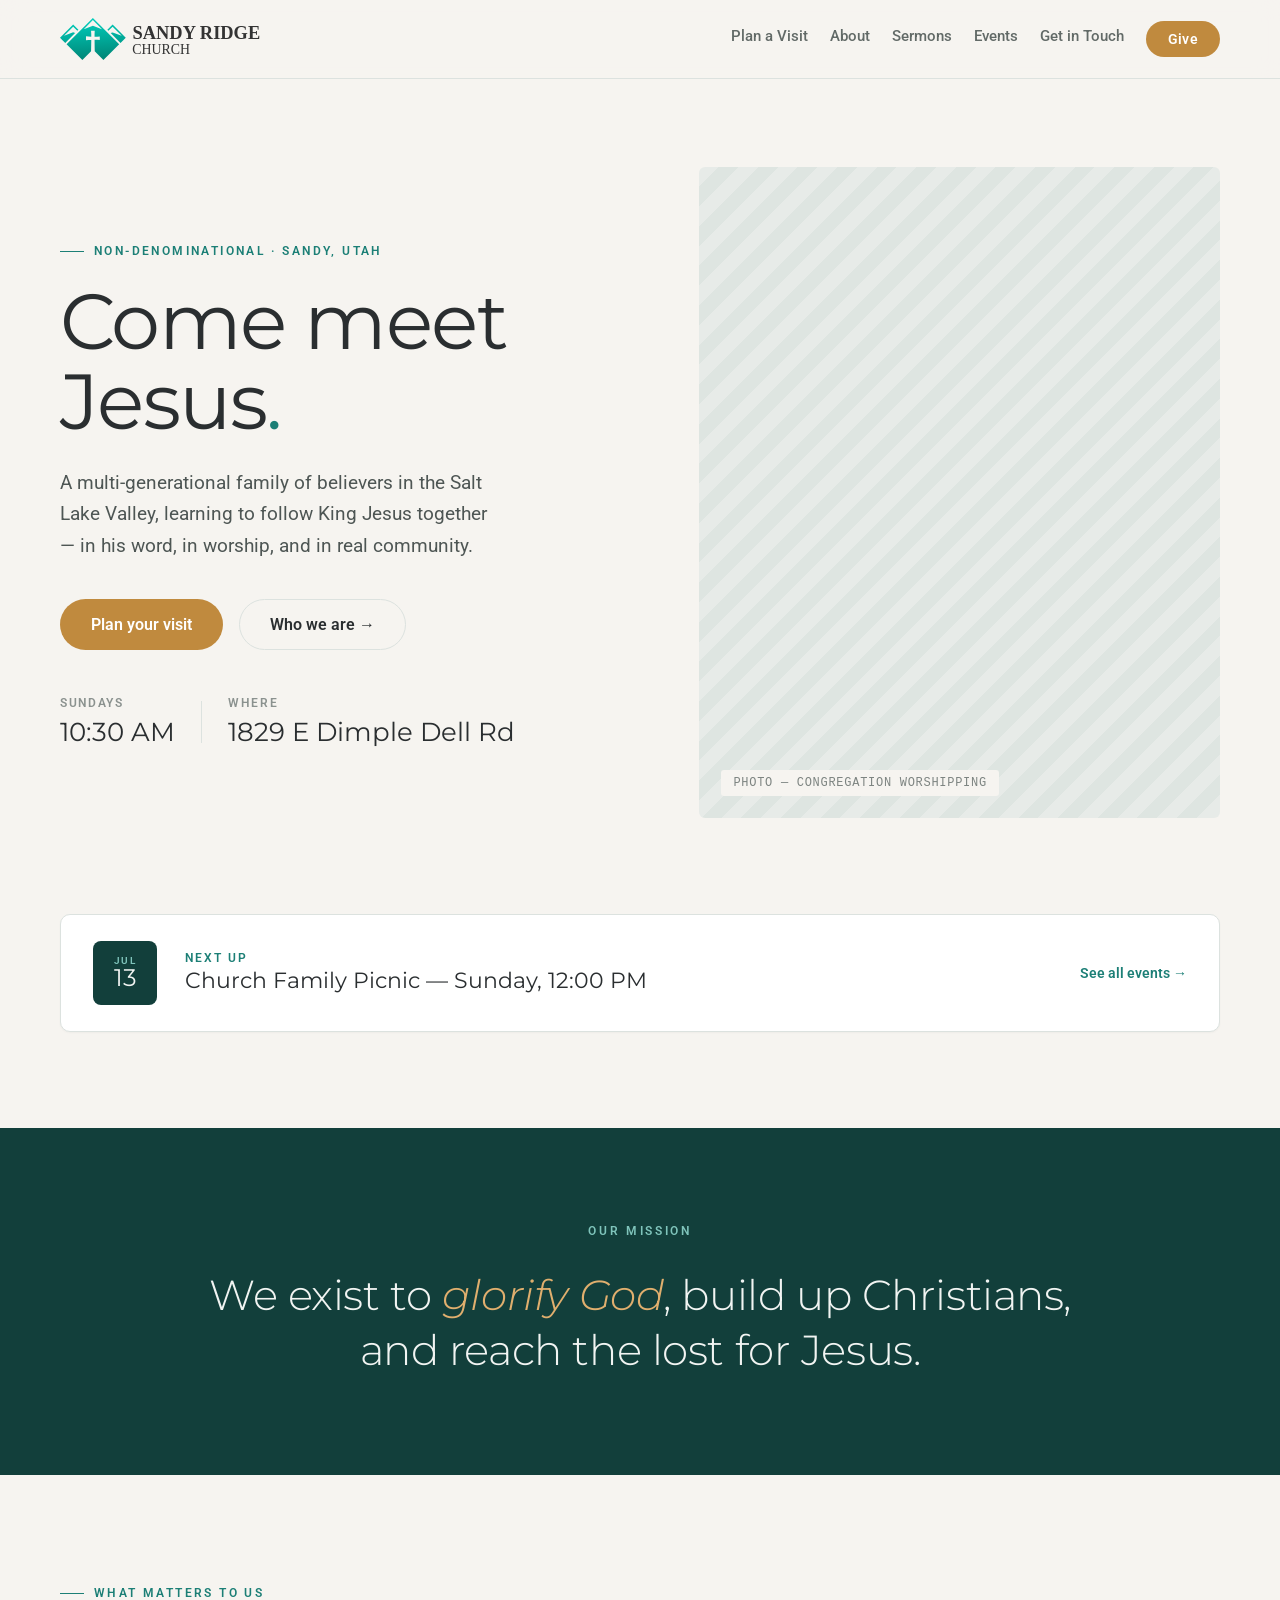
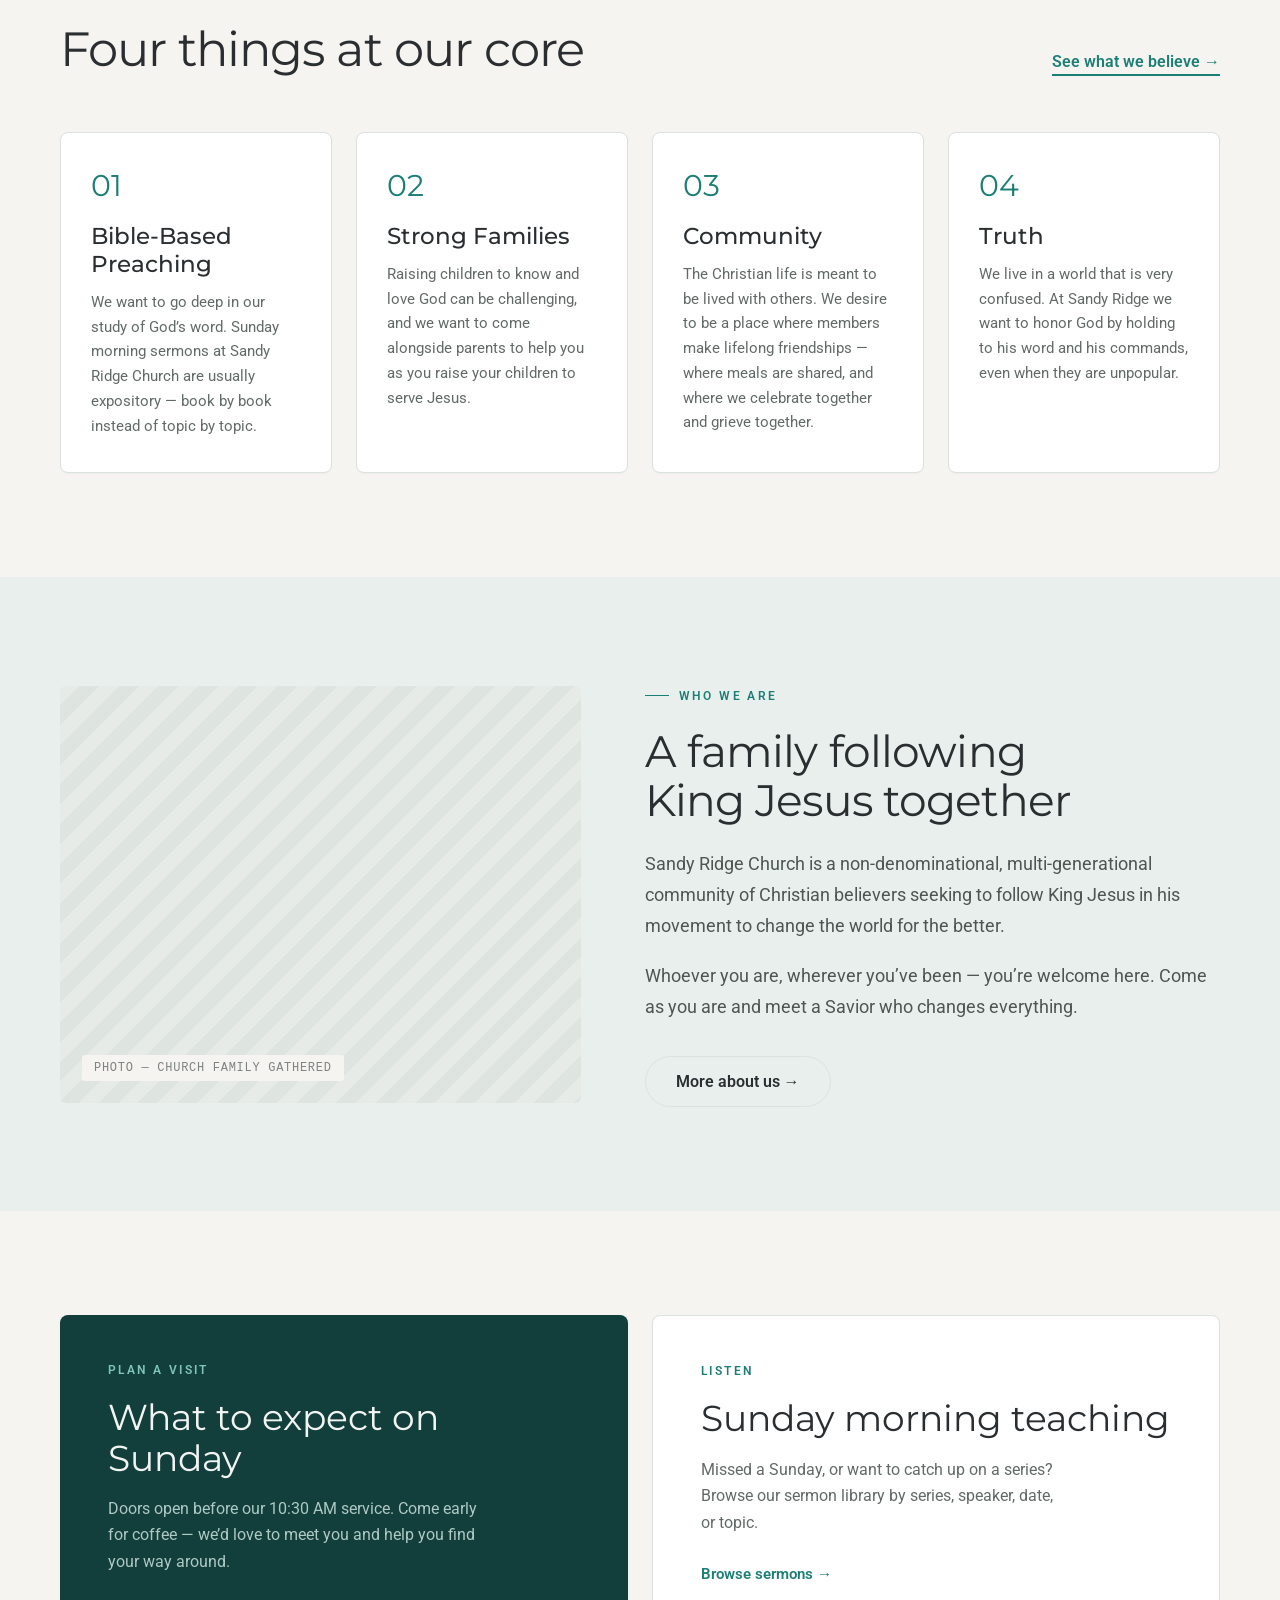
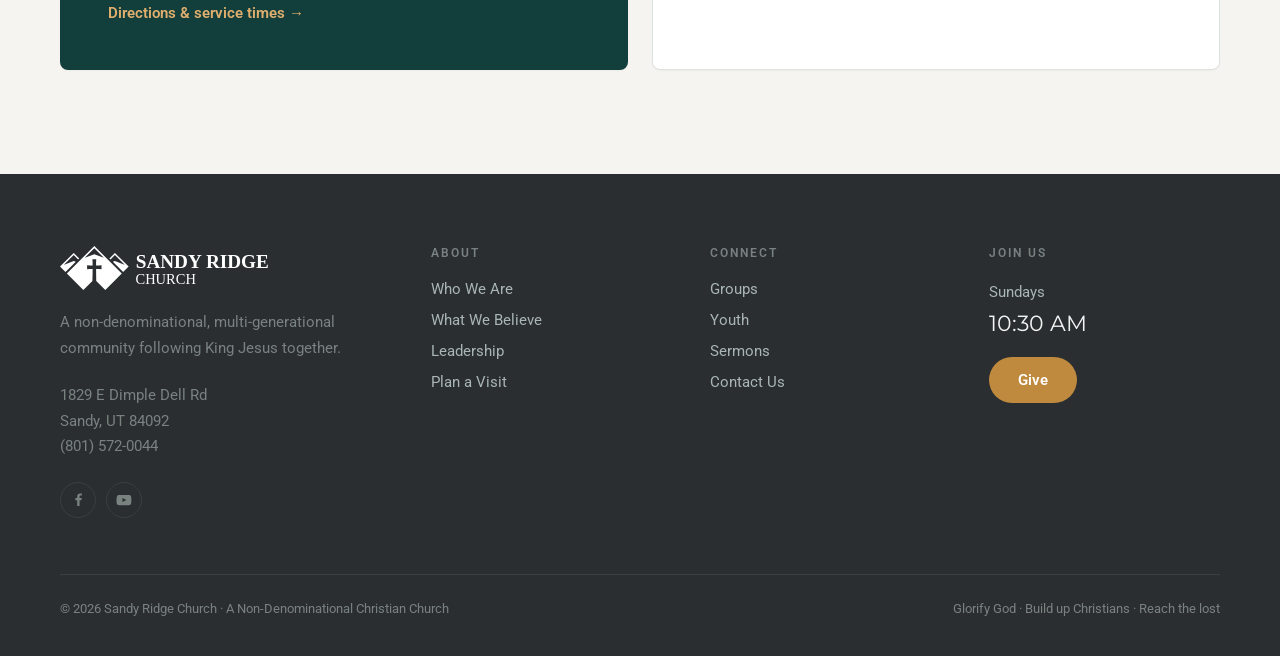
<file: index.html>
<!DOCTYPE html>
<html lang="en">
<head>
<meta charset="utf-8">
<meta name="viewport" content="width=device-width, initial-scale=1">
<title>Sandy Ridge Church | Non-Denominational Church in Sandy, UT</title>
<meta name="description" content="Sandy Ridge Church is a non-denominational, multi-generational family following Jesus together in Sandy, Utah. Join us Sundays at 10:30 AM.">
<link rel="stylesheet" href="css/style.css">
<script type="application/ld+json">{"@context":"https://schema.org","@type":"Church","name":"Sandy Ridge Church","url":"https://soldoesdev.github.io/Sandy-Ridge-Church-Site","telephone":"+1-801-572-0044","address":{"@type":"PostalAddress","streetAddress":"1829 E Dimple Dell Rd","addressLocality":"Sandy","addressRegion":"UT","postalCode":"84092","addressCountry":"US"},"openingHoursSpecification":[{"@type":"OpeningHoursSpecification","dayOfWeek":"Sunday","opens":"10:30","closes":"12:00"}]}</script>
</head>
<body>

<nav class="site-nav">
  <div class="site-nav__inner">
    <a href="index.html" class="site-nav__logo">
      <img src="assets/sandy_ridge_logo_color.svg" alt="Sandy Ridge Church" width="207" height="42">
    </a>
    <div class="site-nav__links">
      <a href="plan-a-visit.html" class="nav-link ">Plan a Visit</a>
      <div class="nav-dropdown">
        <a href="about.html" class="nav-link " aria-haspopup="true">About</a>
        <div class="nav-dropdown__menu">
          <div class="nav-dropdown__panel">
            <a href="about.html" class="nav-dropdown__item ">About Us</a>
            <a href="beliefs.html" class="nav-dropdown__item ">Beliefs</a>
            <a href="leadership.html" class="nav-dropdown__item ">Leadership</a>
            <a href="groups.html" class="nav-dropdown__item ">Groups</a>
            <a href="youth.html" class="nav-dropdown__item ">Youth</a>
          </div>
        </div>
      </div>
      <a href="sermons.html" class="nav-link ">Sermons</a>
      <a href="events.html" class="nav-link ">Events</a>
      <a href="contact.html" class="nav-link ">Get in Touch</a>
      <a href="give.html" class="nav-give">Give</a>
    </div>
    <button class="nav-burger" aria-label="Menu">
      <span></span><span></span><span></span>
    </button>
  </div>
  <div class="nav-mobile">
    <a href="plan-a-visit.html" class="nav-mobile__link ">Plan a Visit</a>
    <a href="about.html" class="nav-mobile__link ">About</a>
    <a href="about.html" class="nav-mobile__link nav-mobile__link--child ">About Us</a>
    <a href="beliefs.html" class="nav-mobile__link nav-mobile__link--child ">Beliefs</a>
    <a href="leadership.html" class="nav-mobile__link nav-mobile__link--child ">Leadership</a>
    <a href="groups.html" class="nav-mobile__link nav-mobile__link--child ">Groups</a>
    <a href="youth.html" class="nav-mobile__link nav-mobile__link--child ">Youth</a>
    <a href="sermons.html" class="nav-mobile__link ">Sermons</a>
    <a href="events.html" class="nav-mobile__link ">Events</a>
    <a href="contact.html" class="nav-mobile__link ">Get in Touch</a>
    <a href="give.html" class="nav-mobile__give">Give</a>
  </div>
</nav>
<main>

  <section class="container" style="padding:88px 40px 96px; display:grid; grid-template-columns:1.05fr .95fr; gap:64px; align-items:center;">
    <div>
      <div class="kicker"><span class="kicker__line"></span><span>Non-Denominational &middot; Sandy, Utah</span></div>
      <h1 style="font-weight:400; font-size:78px; line-height:1.02; letter-spacing:-.02em; margin:0 0 26px;">Come meet<br>Jesus<span style="color:#1C7F76;">.</span></h1>
      <p style="font-size:19px; line-height:1.65; color:#4E5654; max-width:440px; margin:0 0 38px;">A multi-generational family of believers in the Salt Lake Valley, learning to follow King Jesus together &mdash; in his word, in worship, and in real community.</p>
      <div style="display:flex; align-items:center; gap:16px; flex-wrap:wrap;">
        <a href="plan-a-visit.html" class="btn btn-primary">Plan your visit</a>
        <a href="about.html" class="btn btn-secondary">Who we are &rarr;</a>
      </div>
      <div style="margin-top:46px; display:flex; align-items:center; gap:26px;">
        <div>
          <div style="font-size:12px; font-weight:600; letter-spacing:.14em; text-transform:uppercase; color:#8B928F; margin-bottom:6px;">Sundays</div>
          <div style="font-family:'Montserrat',sans-serif; font-size:26px;">10:30 AM</div>
        </div>
        <div style="width:1px; height:42px; background:#DCE2DF;"></div>
        <div>
          <div style="font-size:12px; font-weight:600; letter-spacing:.14em; text-transform:uppercase; color:#8B928F; margin-bottom:6px;">Where</div>
          <div style="font-family:'Montserrat',sans-serif; font-size:26px;">1829 E Dimple Dell Rd</div>
        </div>
      </div>
    </div>
    <div class="photo-placeholder" style="aspect-ratio:4/5;"><span class="photo-placeholder__label">photo — congregation worshipping</span></div>
  </section>

  <section class="container" style="padding:0 40px 96px;">
    <a href="events.html" class="card card--link" style="display:flex; align-items:center; gap:28px; border-radius:10px; padding:26px 32px; flex-wrap:wrap;">
      <span style="flex:0 0 64px; width:64px; height:64px; border-radius:8px; background:#123F3B; display:flex; flex-direction:column; align-items:center; justify-content:center;">
        <span style="font-size:10px; font-weight:600; letter-spacing:.14em; text-transform:uppercase; color:#7FC4BB;">Jul</span>
        <span style="font-family:'Montserrat',sans-serif; font-size:24px; line-height:1; color:#F1F4F2;">13</span>
      </span>
      <span style="display:flex; flex-direction:column; gap:2px;">
        <span style="font-size:12px; font-weight:600; letter-spacing:.16em; text-transform:uppercase; color:#1C7F76;">Next up</span>
        <span style="font-family:'Montserrat',sans-serif; font-size:22px;">Church Family Picnic &mdash; Sunday, 12:00 PM</span>
      </span>
      <span style="margin-left:auto; font-size:14px; font-weight:600; color:#1C7F76; white-space:nowrap;">See all events &rarr;</span>
    </a>
  </section>

  <section class="section-dark">
    <div style="max-width:980px; margin:0 auto; padding:96px 40px; text-align:center;">
      <div style="font-size:12px; font-weight:600; letter-spacing:.22em; text-transform:uppercase; color:#7FC4BB; margin-bottom:30px;">Our Mission</div>
      <p style="font-family:'Montserrat',sans-serif; font-weight:300; font-size:42px; line-height:1.32; margin:0; letter-spacing:-.01em;">We exist to <span style="font-style:italic; color:#E0AF6E;">glorify God</span>, build up Christians, and reach the lost for Jesus.</p>
    </div>
  </section>

  <section class="container" style="padding:104px 40px;">
    <div style="display:flex; align-items:flex-end; justify-content:space-between; gap:30px; margin-bottom:56px; flex-wrap:wrap;">
      <div>
        <div class="kicker"><span class="kicker__line"></span><span>What matters to us</span></div>
        <h2 style="font-weight:400; font-size:48px; line-height:1.08; margin:0; letter-spacing:-.02em;">Four things at our core</h2>
      </div>
      <a href="beliefs.html" class="text-link">See what we believe &rarr;</a>
    </div>
    <div style="display:grid; grid-template-columns:repeat(4,1fr); gap:24px;">
      <div class="card">
        <div style="font-family:'Montserrat',sans-serif; font-size:30px; color:#1C7F76; margin-bottom:18px;">01</div>
        <h3 style="font-weight:500; font-size:23px; margin:0 0 12px;">Bible-Based Preaching</h3>
        <p style="font-size:15px; line-height:1.65; color:#626A67; margin:0;">We want to go deep in our study of God&rsquo;s word. Sunday morning sermons at Sandy Ridge Church are usually expository &mdash; book by book instead of topic by topic.</p>
      </div>
      <div class="card">
        <div style="font-family:'Montserrat',sans-serif; font-size:30px; color:#1C7F76; margin-bottom:18px;">02</div>
        <h3 style="font-weight:500; font-size:23px; margin:0 0 12px;">Strong Families</h3>
        <p style="font-size:15px; line-height:1.65; color:#626A67; margin:0;">Raising children to know and love God can be challenging, and we want to come alongside parents to help you as you raise your children to serve Jesus.</p>
      </div>
      <div class="card">
        <div style="font-family:'Montserrat',sans-serif; font-size:30px; color:#1C7F76; margin-bottom:18px;">03</div>
        <h3 style="font-weight:500; font-size:23px; margin:0 0 12px;">Community</h3>
        <p style="font-size:15px; line-height:1.65; color:#626A67; margin:0;">The Christian life is meant to be lived with others. We desire to be a place where members make lifelong friendships &mdash; where meals are shared, and where we celebrate together and grieve together.</p>
      </div>
      <div class="card">
        <div style="font-family:'Montserrat',sans-serif; font-size:30px; color:#1C7F76; margin-bottom:18px;">04</div>
        <h3 style="font-weight:500; font-size:23px; margin:0 0 12px;">Truth</h3>
        <p style="font-size:15px; line-height:1.65; color:#626A67; margin:0;">We live in a world that is very confused. At Sandy Ridge we want to honor God by holding to his word and his commands, even when they are unpopular.</p>
      </div>
    </div>
  </section>

  <section class="section-alt">
    <div class="container" style="padding:104px 40px; display:grid; grid-template-columns:.95fr 1.05fr; gap:64px; align-items:center;">
      <div class="photo-placeholder" style="aspect-ratio:5/4;background-color:#E9EFED;"><span class="photo-placeholder__label">photo — church family gathered</span></div>
      <div>
        <div class="kicker"><span class="kicker__line"></span><span>Who we are</span></div>
        <h2 style="font-weight:400; font-size:44px; line-height:1.12; margin:0 0 24px; letter-spacing:-.02em;">A family following King Jesus together</h2>
        <p style="font-size:18px; line-height:1.7; color:#4E5654; margin:0 0 20px;">Sandy Ridge Church is a non-denominational, multi-generational community of Christian believers seeking to follow King Jesus in his movement to change the world for the better.</p>
        <p style="font-size:18px; line-height:1.7; color:#4E5654; margin:0 0 34px;">Whoever you are, wherever you&rsquo;ve been &mdash; you&rsquo;re welcome here. Come as you are and meet a Savior who changes everything.</p>
        <a href="about.html" class="btn btn-secondary">More about us &rarr;</a>
      </div>
    </div>
  </section>

  <section class="container" style="padding:104px 40px; display:grid; grid-template-columns:1fr 1fr; gap:24px;">
    <a href="plan-a-visit.html" class="card card--dark card--dark-link" style="border-radius:8px; padding:48px; min-height:300px;">
      <div style="font-size:12px; font-weight:600; letter-spacing:.2em; text-transform:uppercase; color:#7FC4BB; margin-bottom:20px;">Plan a Visit</div>
      <h3 style="font-weight:400; font-size:36px; line-height:1.12; margin:0 0 18px;">What to expect on Sunday</h3>
      <p style="font-size:16px; line-height:1.65; color:#AFC9C4; margin:0 0 28px; max-width:380px;">Doors open before our 10:30 AM service. Come early for coffee &mdash; we&rsquo;d love to meet you and help you find your way around.</p>
      <span style="font-size:15px; font-weight:600; color:#E0AF6E;">Directions &amp; service times &rarr;</span>
    </a>
    <a href="sermons.html" class="card card--link" style="border-radius:8px; padding:48px; min-height:300px;">
      <div style="font-size:12px; font-weight:600; letter-spacing:.2em; text-transform:uppercase; color:#1C7F76; margin-bottom:20px;">Listen</div>
      <h3 style="font-weight:400; font-size:36px; line-height:1.12; margin:0 0 18px;">Sunday morning teaching</h3>
      <p style="font-size:16px; line-height:1.65; color:#626A67; margin:0 0 28px; max-width:380px;">Missed a Sunday, or want to catch up on a series? Browse our sermon library by series, speaker, date, or topic.</p>
      <span style="font-size:15px; font-weight:600; color:#1C7F76;">Browse sermons &rarr;</span>
    </a>
  </section>

</main>

<footer class="site-footer">
  <div class="site-footer__inner">
    <div class="site-footer__grid">
      <div class="site-footer__brand">
        <img src="assets/sandy_ridge_logo_white.svg" alt="Sandy Ridge Church" width="217" height="44" loading="lazy">
        <p>A non-denominational, multi-generational community following King Jesus together.</p>
        <p class="site-footer__address">1829 E Dimple Dell Rd<br>Sandy, UT 84092<br>(801) 572-0044</p>
        <div class="site-footer__social">
          <a href="https://www.facebook.com/SandyRidgeCommunityChurch" target="_blank" rel="noopener" aria-label="Facebook"><svg viewBox="0 0 24 24" width="17" height="17" fill="currentColor" aria-hidden="true"><path d="M13.5 21v-8h2.7l.4-3.1h-3.1V7.9c0-.9.25-1.5 1.55-1.5H16.7V3.6c-.29-.04-1.29-.13-2.45-.13-2.42 0-4.08 1.48-4.08 4.2v2.34H7.5V13h2.67v8h3.33z"/></svg></a>
          <a href="https://www.youtube.com/@sandyridgechurch" target="_blank" rel="noopener" aria-label="YouTube"><svg viewBox="0 0 24 24" width="18" height="18" fill="currentColor" aria-hidden="true"><path d="M21.6 8.2s-.2-1.36-.8-1.96c-.76-.8-1.6-.8-2-.85C16.06 5.2 12 5.2 12 5.2h-.02s-4.05 0-6.78.2c-.4.05-1.24.05-2 .85-.6.6-.8 1.96-.8 1.96S2 9.8 2 11.4v1.5c0 1.6.2 3.2.2 3.2s.2 1.36.8 1.96c.76.8 1.76.77 2.2.86 1.6.15 6.8.2 6.8.2s4.06-.01 6.8-.21c.4-.05 1.24-.05 2-.85.6-.6.8-1.96.8-1.96s.2-1.6.2-3.2v-1.5c0-1.6-.2-3.2-.2-3.2zM9.95 14.75v-5.5l5.2 2.76-5.2 2.74z"/></svg></a>
        </div>
      </div>
      <div>
        <div class="site-footer__heading">About</div>
        <a href="about.html" class="footer-link">Who We Are</a>
        <a href="beliefs.html" class="footer-link">What We Believe</a>
        <a href="leadership.html" class="footer-link">Leadership</a>
        <a href="plan-a-visit.html" class="footer-link">Plan a Visit</a>
      </div>
      <div>
        <div class="site-footer__heading">Connect</div>
        <a href="groups.html" class="footer-link">Groups</a>
        <a href="youth.html" class="footer-link">Youth</a>
        <a href="sermons.html" class="footer-link">Sermons</a>
        <a href="contact.html" class="footer-link">Contact Us</a>
      </div>
      <div>
        <div class="site-footer__heading">Join Us</div>
        <p class="site-footer__times">Sundays</p>
        <p class="site-footer__time">10:30 AM</p>
        <a href="give.html" class="btn btn-primary btn-small">Give</a>
      </div>
    </div>
    <div class="site-footer__bottom">
      <span>&copy; 2026 Sandy Ridge Church &middot; A Non-Denominational Christian Church</span>
      <span>Glorify God &middot; Build up Christians &middot; Reach the lost</span>
    </div>
  </div>
</footer>
<script src="js/nav.js"></script>
</body>
</html>
</file>
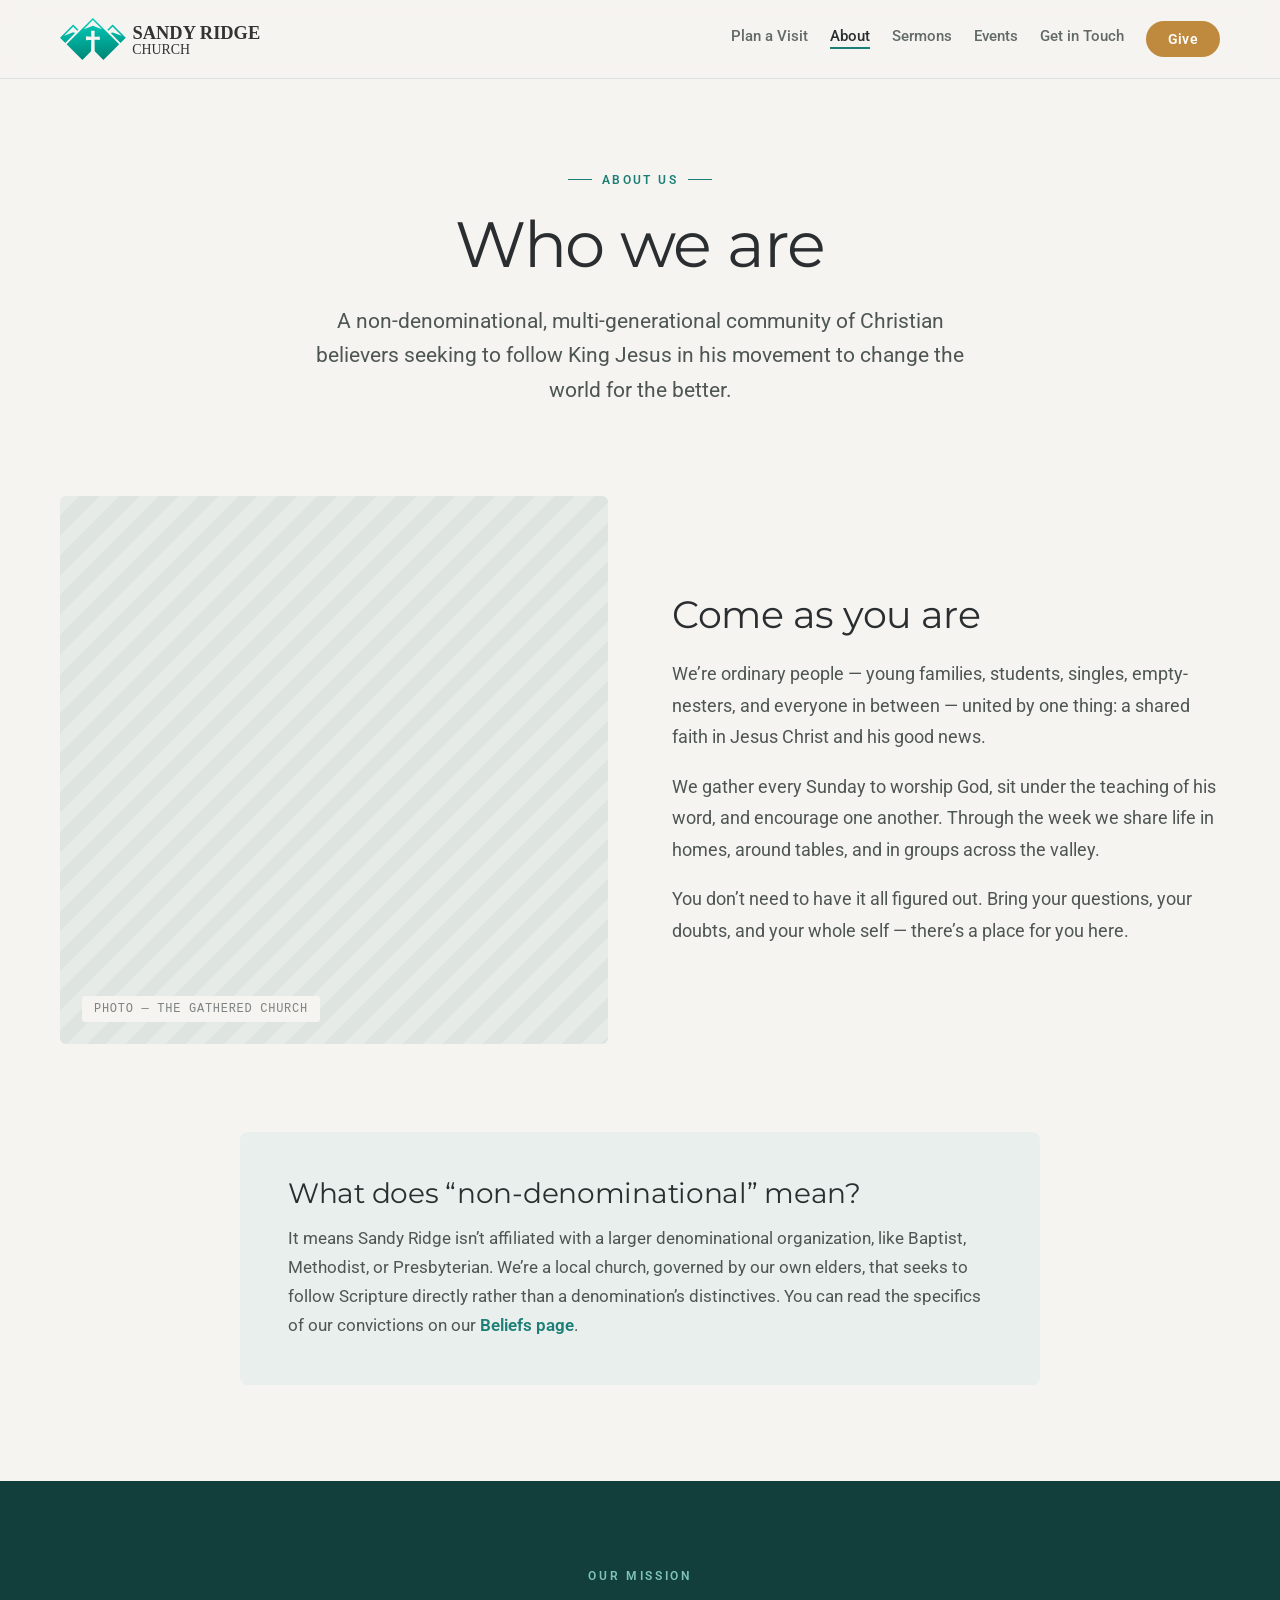
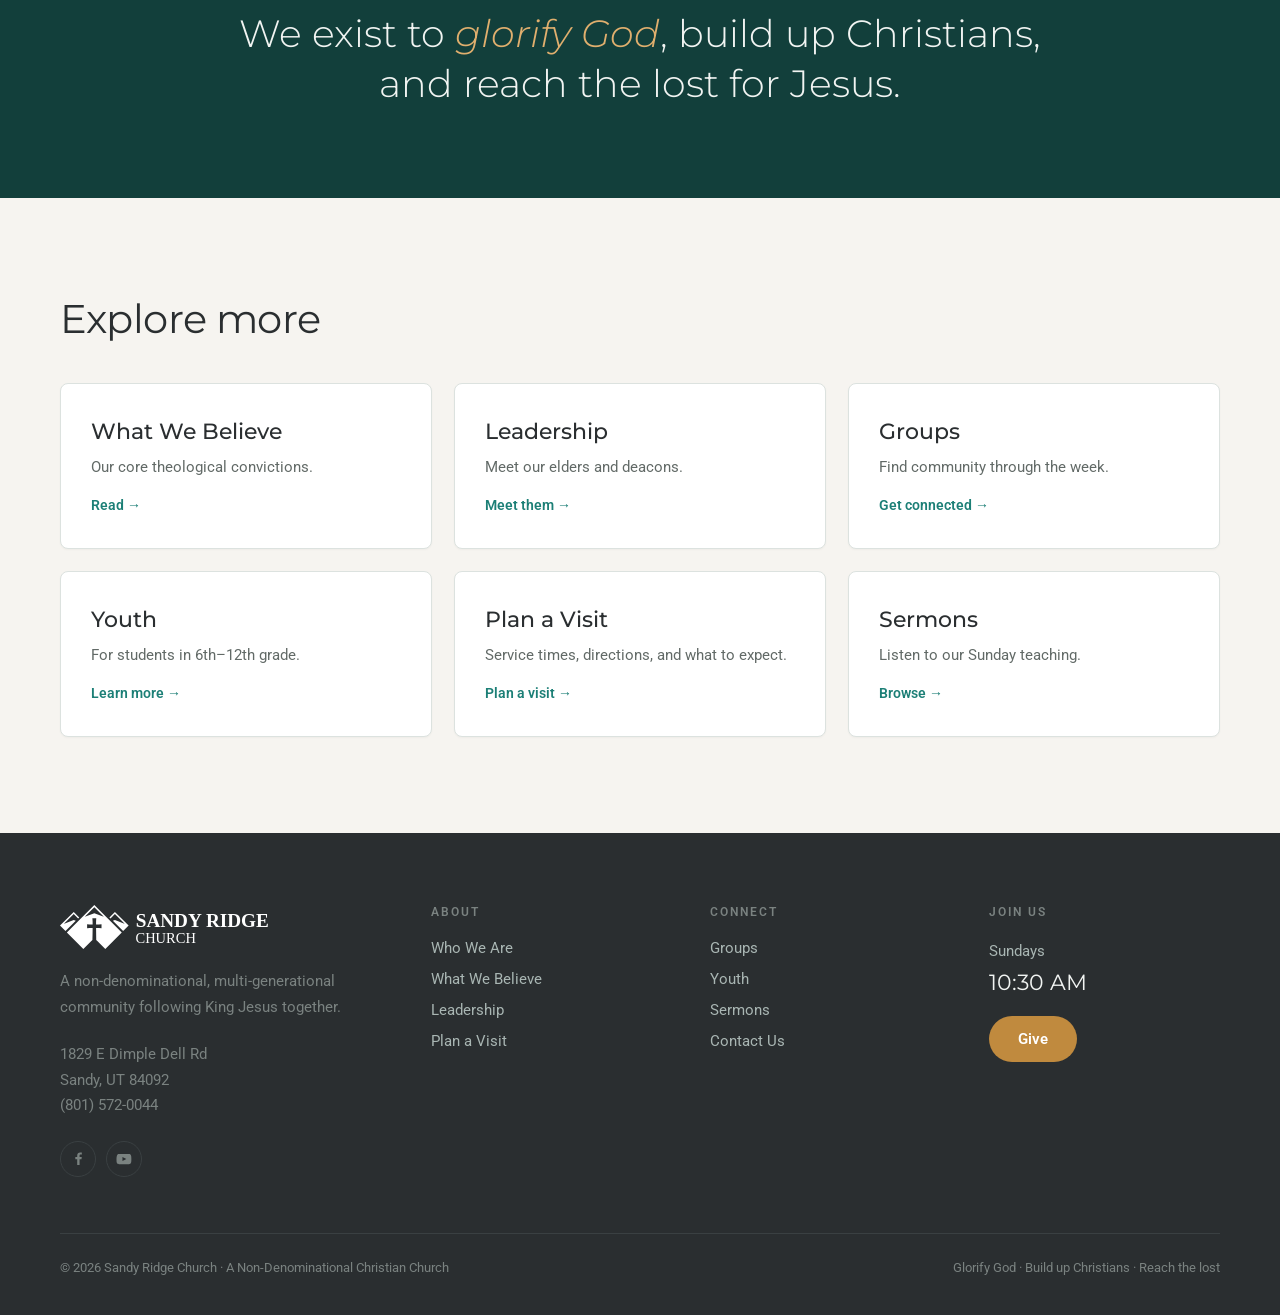
<file: about.html>
<!DOCTYPE html>
<html lang="en">
<head>
<meta charset="utf-8">
<meta name="viewport" content="width=device-width, initial-scale=1">
<title>About Us | Sandy Ridge Church — Sandy, UT</title>
<meta name="description" content="Sandy Ridge Church is a non-denominational, multi-generational community of Christian believers in Sandy, Utah, seeking to follow King Jesus together.">
<link rel="stylesheet" href="css/style.css">
<script type="application/ld+json">{"@context":"https://schema.org","@type":"Church","name":"Sandy Ridge Church","url":"https://soldoesdev.github.io/Sandy-Ridge-Church-Site","telephone":"+1-801-572-0044","address":{"@type":"PostalAddress","streetAddress":"1829 E Dimple Dell Rd","addressLocality":"Sandy","addressRegion":"UT","postalCode":"84092","addressCountry":"US"},"openingHoursSpecification":[{"@type":"OpeningHoursSpecification","dayOfWeek":"Sunday","opens":"10:30","closes":"12:00"}]}</script>
</head>
<body>

<nav class="site-nav">
  <div class="site-nav__inner">
    <a href="index.html" class="site-nav__logo">
      <img src="assets/sandy_ridge_logo_color.svg" alt="Sandy Ridge Church" width="207" height="42">
    </a>
    <div class="site-nav__links">
      <a href="plan-a-visit.html" class="nav-link ">Plan a Visit</a>
      <div class="nav-dropdown">
        <a href="about.html" class="nav-link active" aria-haspopup="true">About</a>
        <div class="nav-dropdown__menu">
          <div class="nav-dropdown__panel">
            <a href="about.html" class="nav-dropdown__item active">About Us</a>
            <a href="beliefs.html" class="nav-dropdown__item ">Beliefs</a>
            <a href="leadership.html" class="nav-dropdown__item ">Leadership</a>
            <a href="groups.html" class="nav-dropdown__item ">Groups</a>
            <a href="youth.html" class="nav-dropdown__item ">Youth</a>
          </div>
        </div>
      </div>
      <a href="sermons.html" class="nav-link ">Sermons</a>
      <a href="events.html" class="nav-link ">Events</a>
      <a href="contact.html" class="nav-link ">Get in Touch</a>
      <a href="give.html" class="nav-give">Give</a>
    </div>
    <button class="nav-burger" aria-label="Menu">
      <span></span><span></span><span></span>
    </button>
  </div>
  <div class="nav-mobile">
    <a href="plan-a-visit.html" class="nav-mobile__link ">Plan a Visit</a>
    <a href="about.html" class="nav-mobile__link active">About</a>
    <a href="about.html" class="nav-mobile__link nav-mobile__link--child active">About Us</a>
    <a href="beliefs.html" class="nav-mobile__link nav-mobile__link--child ">Beliefs</a>
    <a href="leadership.html" class="nav-mobile__link nav-mobile__link--child ">Leadership</a>
    <a href="groups.html" class="nav-mobile__link nav-mobile__link--child ">Groups</a>
    <a href="youth.html" class="nav-mobile__link nav-mobile__link--child ">Youth</a>
    <a href="sermons.html" class="nav-mobile__link ">Sermons</a>
    <a href="events.html" class="nav-mobile__link ">Events</a>
    <a href="contact.html" class="nav-mobile__link ">Get in Touch</a>
    <a href="give.html" class="nav-mobile__give">Give</a>
  </div>
</nav>
<main>

  <section class="container container--narrow" style="padding:86px 40px 0; text-align:center;">
    <div class="kicker" style="justify-content:center;"><span class="kicker__line"></span><span>About Us</span><span class="kicker__line"></span></div>
    <h1 style="font-weight:400; font-size:64px; line-height:1.05; letter-spacing:-.02em; margin:0 0 26px;">Who we are</h1>
    <p style="font-size:21px; line-height:1.65; color:#4E5654; max-width:680px; margin:0 auto;">A non-denominational, multi-generational community of Christian believers seeking to follow King Jesus in his movement to change the world for the better.</p>
  </section>

  <section class="container" style="padding:88px 40px; display:grid; grid-template-columns:1fr 1fr; gap:64px; align-items:center;">
    <div class="photo-placeholder" style="aspect-ratio:1/1;"><span class="photo-placeholder__label">photo — the gathered church</span></div>
    <div>
      <h2 style="font-weight:400; font-size:38px; line-height:1.15; margin:0 0 22px; letter-spacing:-.01em;">Come as you are</h2>
      <p style="font-size:18px; line-height:1.75; color:#4E5654; margin:0 0 18px;">We&rsquo;re ordinary people &mdash; young families, students, singles, empty-nesters, and everyone in between &mdash; united by one thing: a shared faith in Jesus Christ and his good news.</p>
      <p style="font-size:18px; line-height:1.75; color:#4E5654; margin:0 0 18px;">We gather every Sunday to worship God, sit under the teaching of his word, and encourage one another. Through the week we share life in homes, around tables, and in groups across the valley.</p>
      <p style="font-size:18px; line-height:1.75; color:#4E5654; margin:0;">You don&rsquo;t need to have it all figured out. Bring your questions, your doubts, and your whole self &mdash; there&rsquo;s a place for you here.</p>
    </div>
  </section>

  <section class="container container--copy" style="padding:0 40px 96px;">
    <div class="section-alt" style="border-radius:8px; padding:44px 48px;">
      <h2 style="font-weight:400; font-size:28px; margin:0 0 14px; letter-spacing:-.01em;">What does &ldquo;non-denominational&rdquo; mean?</h2>
      <p style="font-size:17px; line-height:1.72; color:#4E5654; margin:0;">It means Sandy Ridge isn&rsquo;t affiliated with a larger denominational organization, like Baptist, Methodist, or Presbyterian. We&rsquo;re a local church, governed by our own elders, that seeks to follow Scripture directly rather than a denomination&rsquo;s distinctives. You can read the specifics of our convictions on our <a href="beliefs.html" class="inline-link">Beliefs page</a>.</p>
    </div>
  </section>

  <section class="section-dark">
    <div style="max-width:900px; margin:0 auto; padding:88px 40px; text-align:center;">
      <div style="font-size:12px; font-weight:600; letter-spacing:.22em; text-transform:uppercase; color:#7FC4BB; margin-bottom:26px;">Our Mission</div>
      <p style="font-family:'Montserrat',sans-serif; font-weight:300; font-size:38px; line-height:1.34; margin:0;">We exist to <span style="font-style:italic; color:#E0AF6E;">glorify God</span>, build up Christians, and reach the lost for Jesus.</p>
    </div>
  </section>

  <section class="container" style="padding:96px 40px;">
    <h2 style="font-weight:400; font-size:40px; margin:0 0 40px; letter-spacing:-.01em;">Explore more</h2>
    <div style="display:grid; grid-template-columns:repeat(3,1fr); gap:22px;">
      <a href="beliefs.html" class="card card--link">
        <h3 style="font-weight:500; font-size:22px; margin:0 0 10px;">What We Believe</h3>
        <p style="font-size:15px; line-height:1.6; color:#626A67; margin:0 0 16px;">Our core theological convictions.</p>
        <span style="font-size:14px; font-weight:600; color:#1C7F76;">Read &rarr;</span>
      </a>
      <a href="leadership.html" class="card card--link">
        <h3 style="font-weight:500; font-size:22px; margin:0 0 10px;">Leadership</h3>
        <p style="font-size:15px; line-height:1.6; color:#626A67; margin:0 0 16px;">Meet our elders and deacons.</p>
        <span style="font-size:14px; font-weight:600; color:#1C7F76;">Meet them &rarr;</span>
      </a>
      <a href="groups.html" class="card card--link">
        <h3 style="font-weight:500; font-size:22px; margin:0 0 10px;">Groups</h3>
        <p style="font-size:15px; line-height:1.6; color:#626A67; margin:0 0 16px;">Find community through the week.</p>
        <span style="font-size:14px; font-weight:600; color:#1C7F76;">Get connected &rarr;</span>
      </a>
      <a href="youth.html" class="card card--link">
        <h3 style="font-weight:500; font-size:22px; margin:0 0 10px;">Youth</h3>
        <p style="font-size:15px; line-height:1.6; color:#626A67; margin:0 0 16px;">For students in 6th&ndash;12th grade.</p>
        <span style="font-size:14px; font-weight:600; color:#1C7F76;">Learn more &rarr;</span>
      </a>
      <a href="plan-a-visit.html" class="card card--link">
        <h3 style="font-weight:500; font-size:22px; margin:0 0 10px;">Plan a Visit</h3>
        <p style="font-size:15px; line-height:1.6; color:#626A67; margin:0 0 16px;">Service times, directions, and what to expect.</p>
        <span style="font-size:14px; font-weight:600; color:#1C7F76;">Plan a visit &rarr;</span>
      </a>
      <a href="sermons.html" class="card card--link">
        <h3 style="font-weight:500; font-size:22px; margin:0 0 10px;">Sermons</h3>
        <p style="font-size:15px; line-height:1.6; color:#626A67; margin:0 0 16px;">Listen to our Sunday teaching.</p>
        <span style="font-size:14px; font-weight:600; color:#1C7F76;">Browse &rarr;</span>
      </a>
    </div>
  </section>

</main>

<footer class="site-footer">
  <div class="site-footer__inner">
    <div class="site-footer__grid">
      <div class="site-footer__brand">
        <img src="assets/sandy_ridge_logo_white.svg" alt="Sandy Ridge Church" width="217" height="44" loading="lazy">
        <p>A non-denominational, multi-generational community following King Jesus together.</p>
        <p class="site-footer__address">1829 E Dimple Dell Rd<br>Sandy, UT 84092<br>(801) 572-0044</p>
        <div class="site-footer__social">
          <a href="https://www.facebook.com/SandyRidgeCommunityChurch" target="_blank" rel="noopener" aria-label="Facebook"><svg viewBox="0 0 24 24" width="17" height="17" fill="currentColor" aria-hidden="true"><path d="M13.5 21v-8h2.7l.4-3.1h-3.1V7.9c0-.9.25-1.5 1.55-1.5H16.7V3.6c-.29-.04-1.29-.13-2.45-.13-2.42 0-4.08 1.48-4.08 4.2v2.34H7.5V13h2.67v8h3.33z"/></svg></a>
          <a href="https://www.youtube.com/@sandyridgechurch" target="_blank" rel="noopener" aria-label="YouTube"><svg viewBox="0 0 24 24" width="18" height="18" fill="currentColor" aria-hidden="true"><path d="M21.6 8.2s-.2-1.36-.8-1.96c-.76-.8-1.6-.8-2-.85C16.06 5.2 12 5.2 12 5.2h-.02s-4.05 0-6.78.2c-.4.05-1.24.05-2 .85-.6.6-.8 1.96-.8 1.96S2 9.8 2 11.4v1.5c0 1.6.2 3.2.2 3.2s.2 1.36.8 1.96c.76.8 1.76.77 2.2.86 1.6.15 6.8.2 6.8.2s4.06-.01 6.8-.21c.4-.05 1.24-.05 2-.85.6-.6.8-1.96.8-1.96s.2-1.6.2-3.2v-1.5c0-1.6-.2-3.2-.2-3.2zM9.95 14.75v-5.5l5.2 2.76-5.2 2.74z"/></svg></a>
        </div>
      </div>
      <div>
        <div class="site-footer__heading">About</div>
        <a href="about.html" class="footer-link">Who We Are</a>
        <a href="beliefs.html" class="footer-link">What We Believe</a>
        <a href="leadership.html" class="footer-link">Leadership</a>
        <a href="plan-a-visit.html" class="footer-link">Plan a Visit</a>
      </div>
      <div>
        <div class="site-footer__heading">Connect</div>
        <a href="groups.html" class="footer-link">Groups</a>
        <a href="youth.html" class="footer-link">Youth</a>
        <a href="sermons.html" class="footer-link">Sermons</a>
        <a href="contact.html" class="footer-link">Contact Us</a>
      </div>
      <div>
        <div class="site-footer__heading">Join Us</div>
        <p class="site-footer__times">Sundays</p>
        <p class="site-footer__time">10:30 AM</p>
        <a href="give.html" class="btn btn-primary btn-small">Give</a>
      </div>
    </div>
    <div class="site-footer__bottom">
      <span>&copy; 2026 Sandy Ridge Church &middot; A Non-Denominational Christian Church</span>
      <span>Glorify God &middot; Build up Christians &middot; Reach the lost</span>
    </div>
  </div>
</footer>
<script src="js/nav.js"></script>
</body>
</html>
</file>
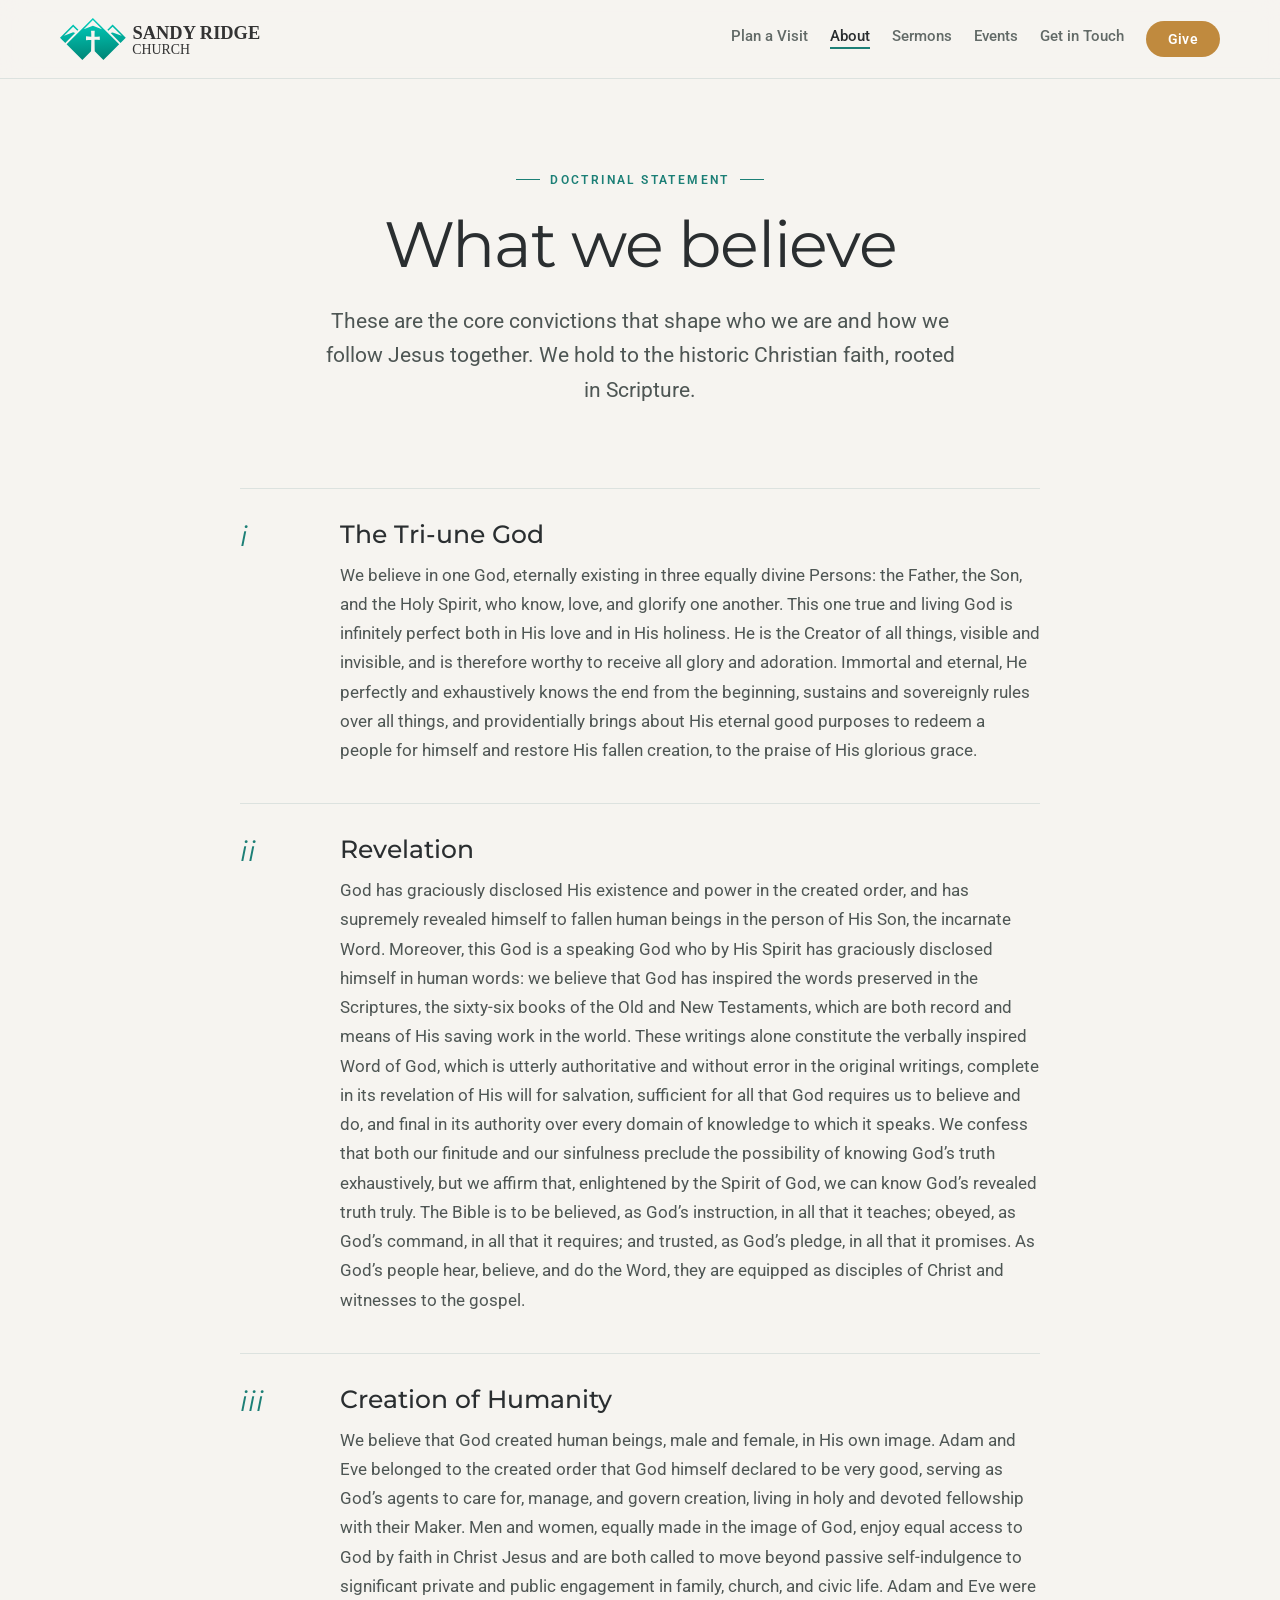
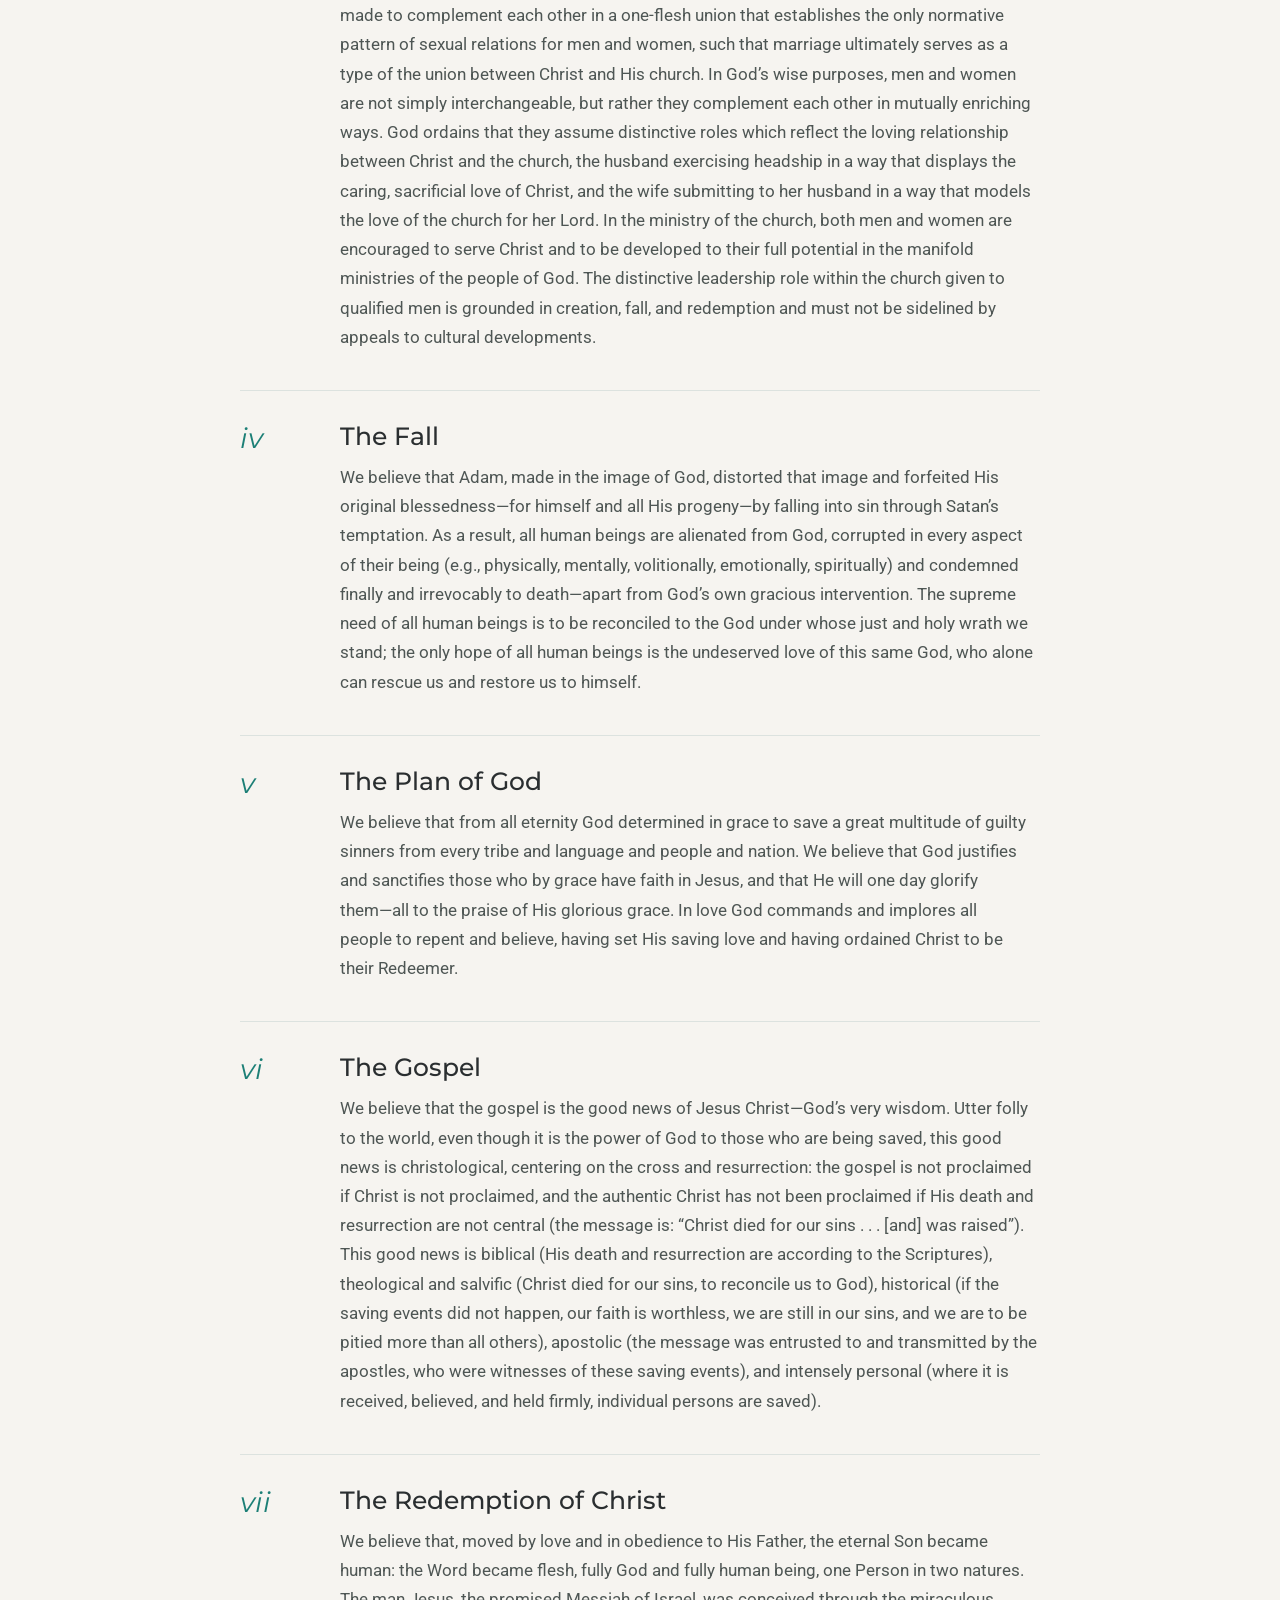
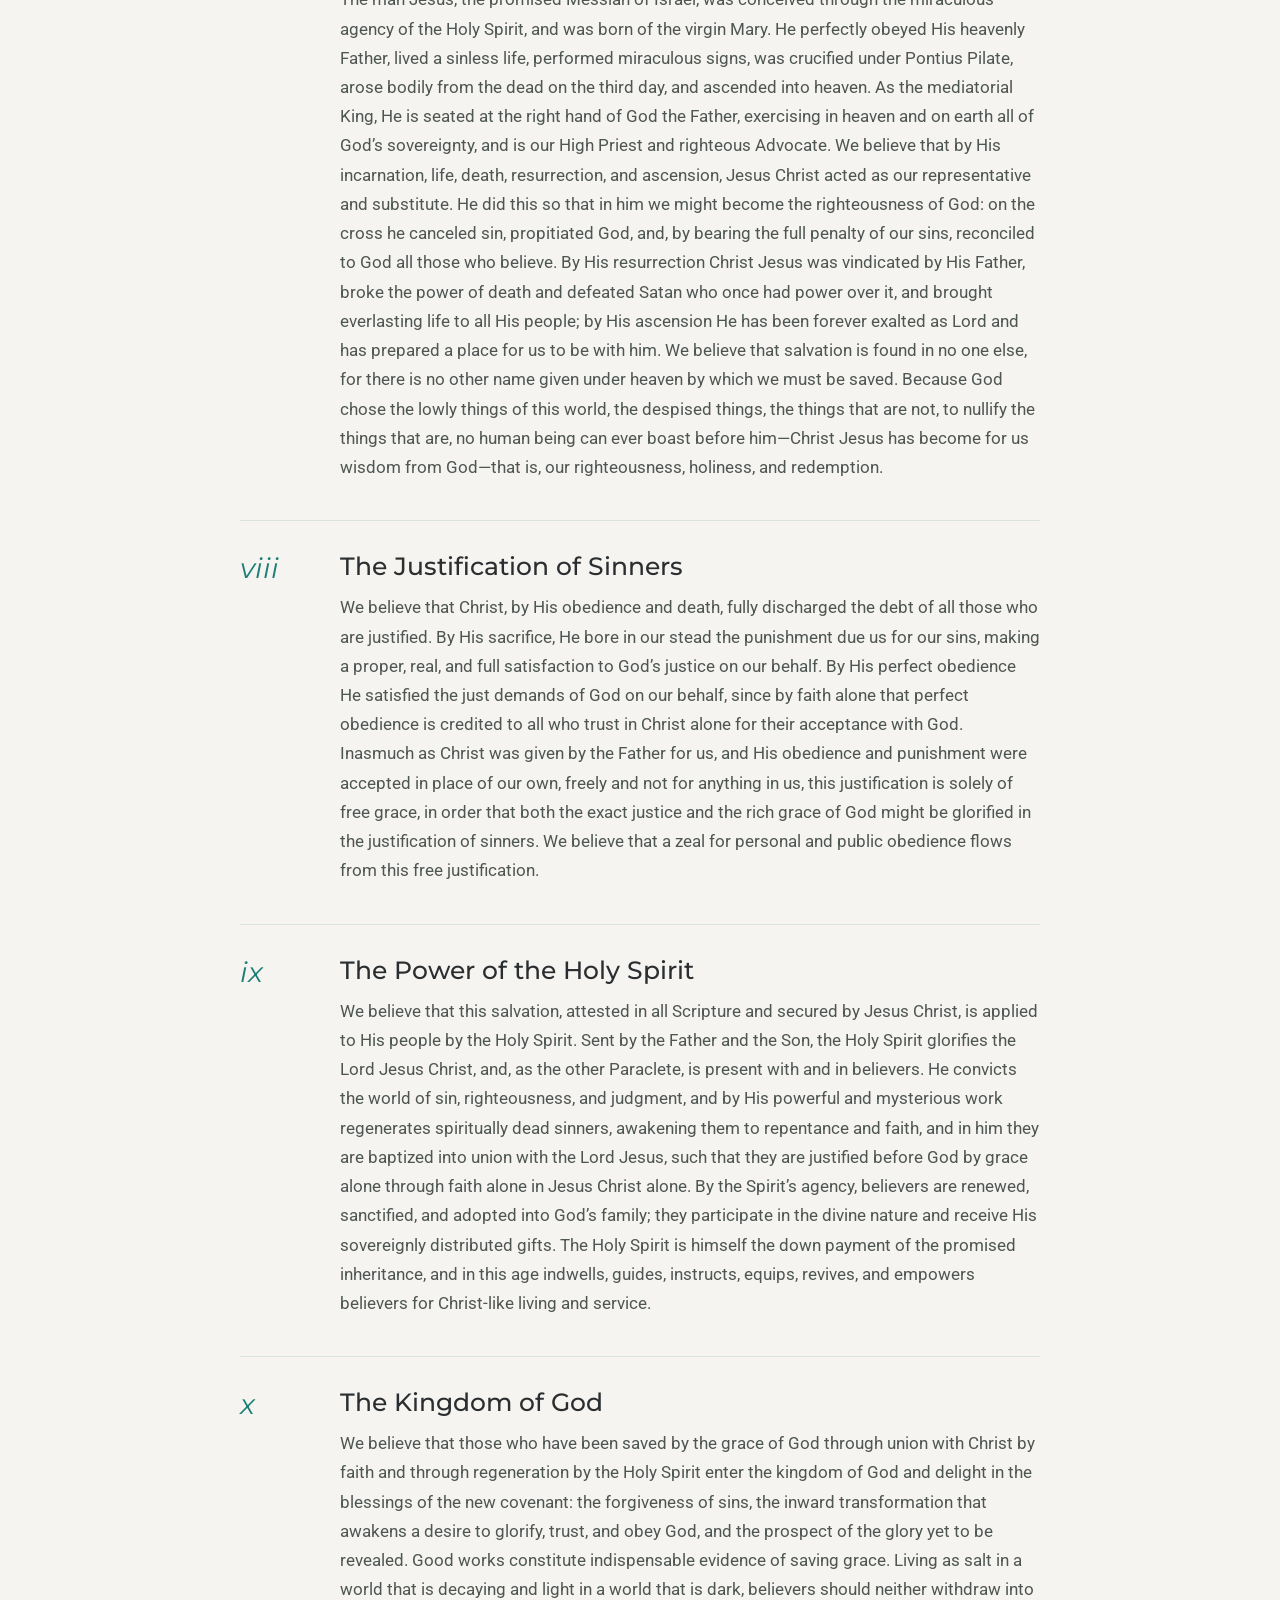
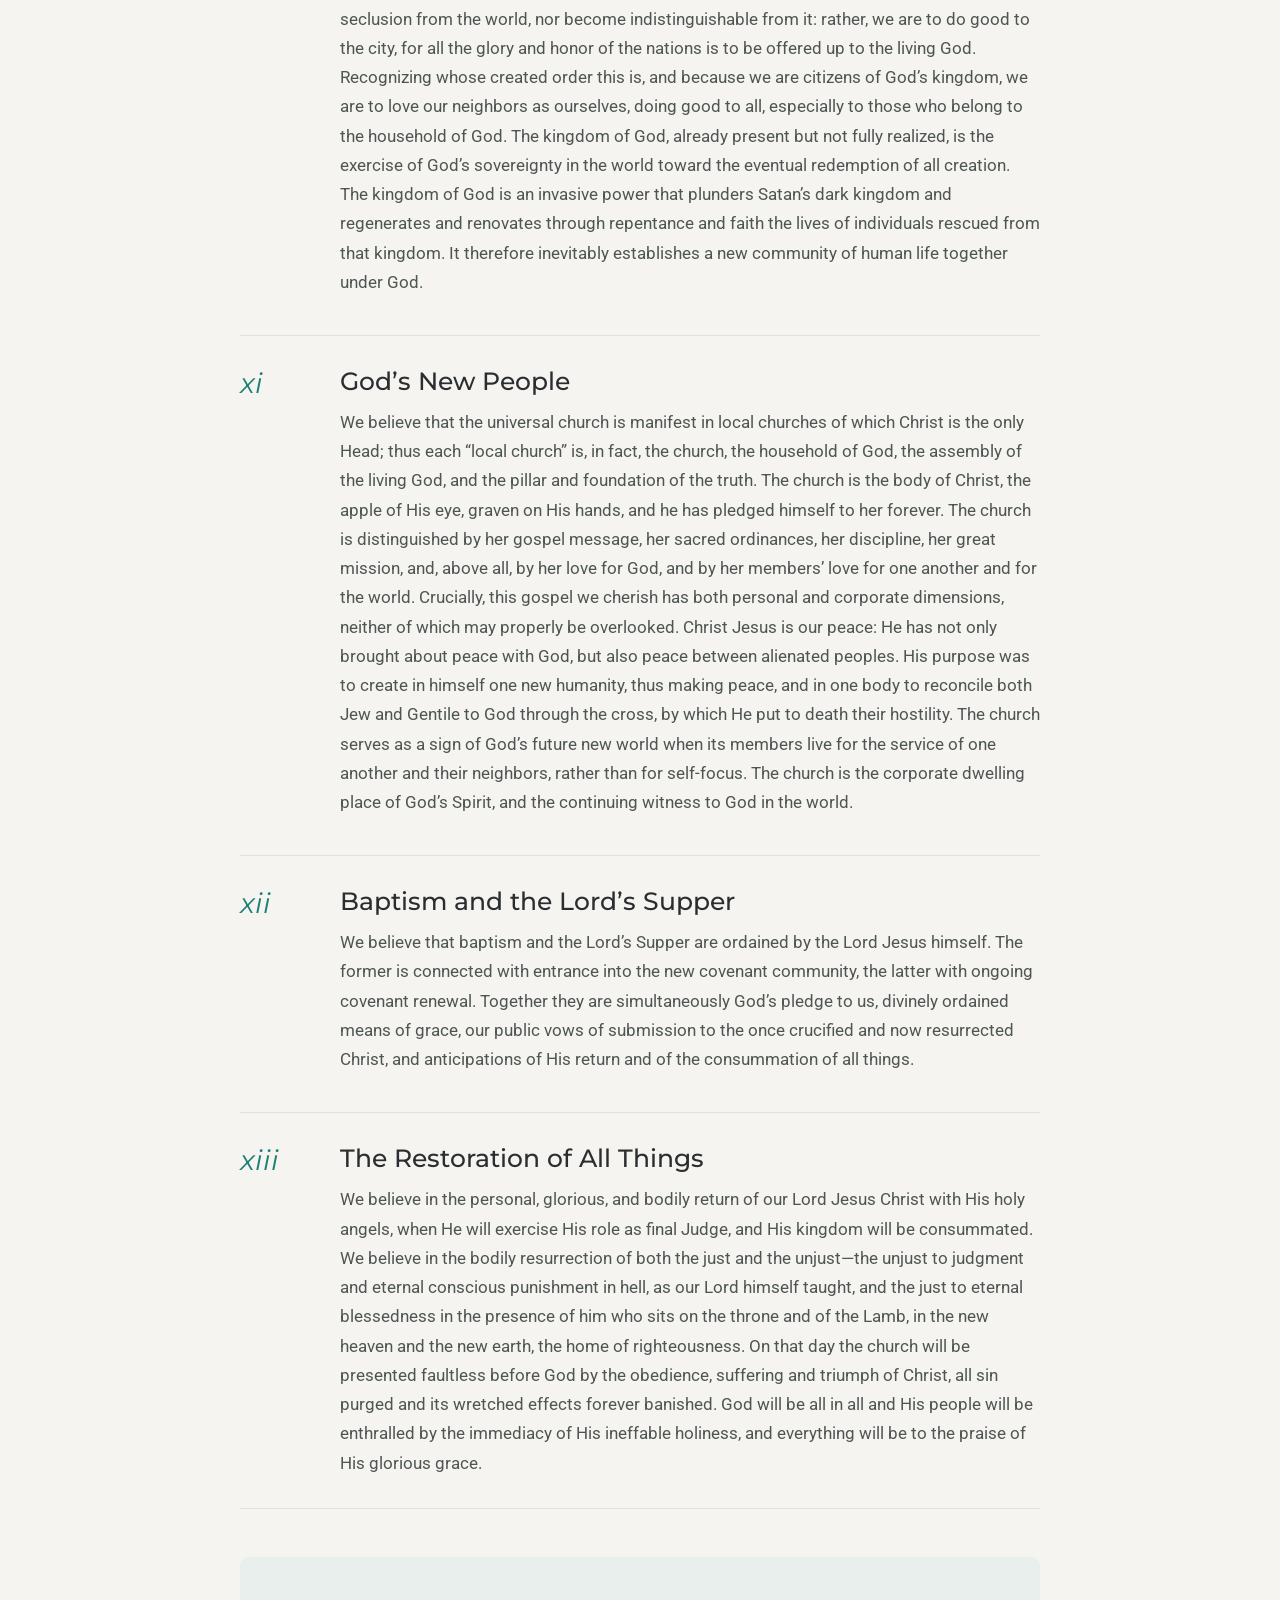
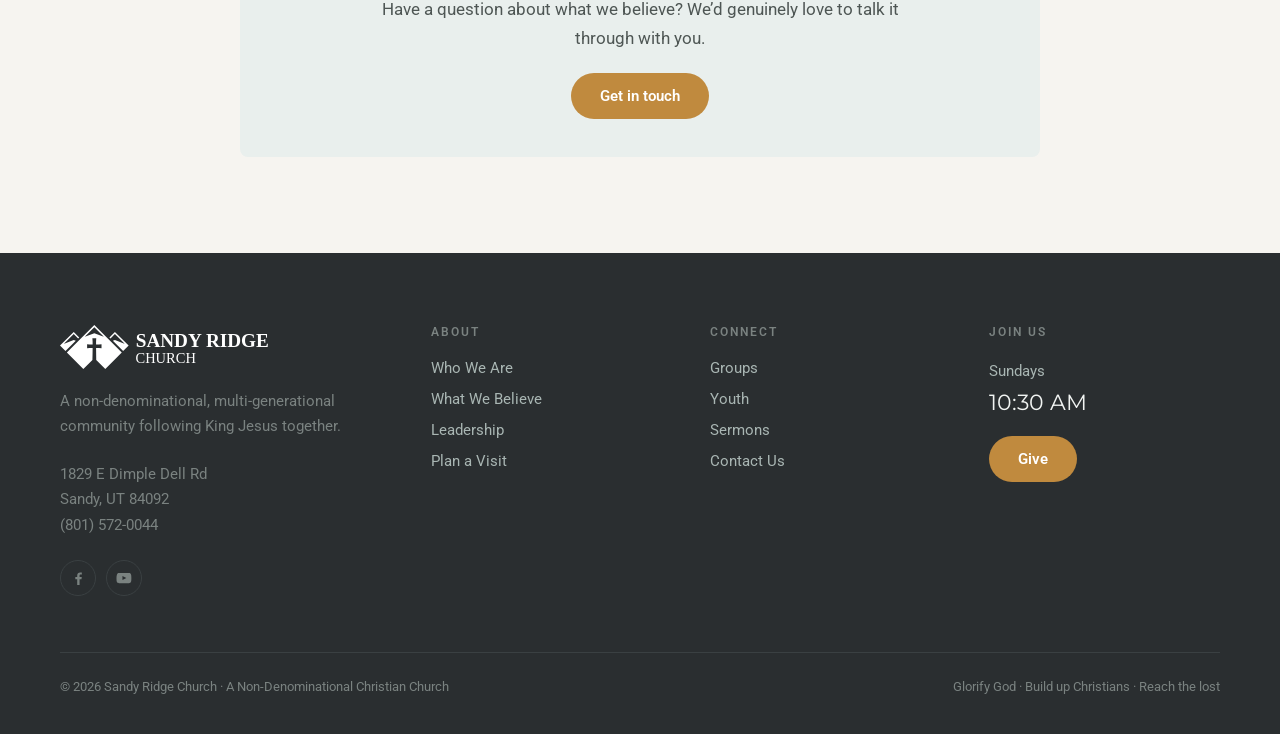
<file: beliefs.html>
<!DOCTYPE html>
<html lang="en">
<head>
<meta charset="utf-8">
<meta name="viewport" content="width=device-width, initial-scale=1">
<title>Our Beliefs | Sandy Ridge Church — Sandy, UT</title>
<meta name="description" content="Read the core doctrinal convictions of Sandy Ridge Church, a non-denominational church in Sandy, Utah, on Scripture, God, salvation, and the church.">
<link rel="stylesheet" href="css/style.css">
<script type="application/ld+json">{"@context":"https://schema.org","@type":"Church","name":"Sandy Ridge Church","url":"https://soldoesdev.github.io/Sandy-Ridge-Church-Site","telephone":"+1-801-572-0044","address":{"@type":"PostalAddress","streetAddress":"1829 E Dimple Dell Rd","addressLocality":"Sandy","addressRegion":"UT","postalCode":"84092","addressCountry":"US"},"openingHoursSpecification":[{"@type":"OpeningHoursSpecification","dayOfWeek":"Sunday","opens":"10:30","closes":"12:00"}]}</script>
</head>
<body>

<nav class="site-nav">
  <div class="site-nav__inner">
    <a href="index.html" class="site-nav__logo">
      <img src="assets/sandy_ridge_logo_color.svg" alt="Sandy Ridge Church" width="207" height="42">
    </a>
    <div class="site-nav__links">
      <a href="plan-a-visit.html" class="nav-link ">Plan a Visit</a>
      <div class="nav-dropdown">
        <a href="about.html" class="nav-link active" aria-haspopup="true">About</a>
        <div class="nav-dropdown__menu">
          <div class="nav-dropdown__panel">
            <a href="about.html" class="nav-dropdown__item ">About Us</a>
            <a href="beliefs.html" class="nav-dropdown__item active">Beliefs</a>
            <a href="leadership.html" class="nav-dropdown__item ">Leadership</a>
            <a href="groups.html" class="nav-dropdown__item ">Groups</a>
            <a href="youth.html" class="nav-dropdown__item ">Youth</a>
          </div>
        </div>
      </div>
      <a href="sermons.html" class="nav-link ">Sermons</a>
      <a href="events.html" class="nav-link ">Events</a>
      <a href="contact.html" class="nav-link ">Get in Touch</a>
      <a href="give.html" class="nav-give">Give</a>
    </div>
    <button class="nav-burger" aria-label="Menu">
      <span></span><span></span><span></span>
    </button>
  </div>
  <div class="nav-mobile">
    <a href="plan-a-visit.html" class="nav-mobile__link ">Plan a Visit</a>
    <a href="about.html" class="nav-mobile__link ">About</a>
    <a href="about.html" class="nav-mobile__link nav-mobile__link--child ">About Us</a>
    <a href="beliefs.html" class="nav-mobile__link nav-mobile__link--child active">Beliefs</a>
    <a href="leadership.html" class="nav-mobile__link nav-mobile__link--child ">Leadership</a>
    <a href="groups.html" class="nav-mobile__link nav-mobile__link--child ">Groups</a>
    <a href="youth.html" class="nav-mobile__link nav-mobile__link--child ">Youth</a>
    <a href="sermons.html" class="nav-mobile__link ">Sermons</a>
    <a href="events.html" class="nav-mobile__link ">Events</a>
    <a href="contact.html" class="nav-mobile__link ">Get in Touch</a>
    <a href="give.html" class="nav-mobile__give">Give</a>
  </div>
</nav>
<main>

  <section class="container container--narrow" style="padding:86px 40px 0; text-align:center;">
    <div class="kicker" style="justify-content:center;"><span class="kicker__line"></span><span>Doctrinal Statement</span><span class="kicker__line"></span></div>
    <h1 style="font-weight:400; font-size:64px; line-height:1.05; letter-spacing:-.02em; margin:0 0 26px;">What we believe</h1>
    <p style="font-size:21px; line-height:1.65; color:#4E5654; max-width:660px; margin:0 auto;">These are the core convictions that shape who we are and how we follow Jesus together. We hold to the historic Christian faith, rooted in Scripture.</p>
  </section>

  <section class="container container--copy" style="padding:80px 40px 96px;">
    <div style="display:flex; flex-direction:column; gap:8px;">

      <div style="display:grid; grid-template-columns:72px 1fr; gap:28px; padding:30px 0; border-top:1px solid #DCE2DF;">
        <div style="font-family:'Montserrat',sans-serif; font-size:28px; color:#1C7F76; font-style:italic;">i</div>
        <div>
          <h3 style="font-weight:500; font-size:25px; margin:0 0 12px;">The Tri-une God</h3>
          <p style="font-size:17px; line-height:1.72; color:#4E5654; margin:0;">We believe in one God, eternally existing in three equally divine Persons: the Father, the Son, and the Holy Spirit, who know, love, and glorify one another. This one true and living God is infinitely perfect both in His love and in His holiness. He is the Creator of all things, visible and invisible, and is therefore worthy to receive all glory and adoration. Immortal and eternal, He perfectly and exhaustively knows the end from the beginning, sustains and sovereignly rules over all things, and providentially brings about His eternal good purposes to redeem a people for himself and restore His fallen creation, to the praise of His glorious grace.</p>
        </div>
      </div>

      <div style="display:grid; grid-template-columns:72px 1fr; gap:28px; padding:30px 0; border-top:1px solid #DCE2DF;">
        <div style="font-family:'Montserrat',sans-serif; font-size:28px; color:#1C7F76; font-style:italic;">ii</div>
        <div>
          <h3 style="font-weight:500; font-size:25px; margin:0 0 12px;">Revelation</h3>
          <p style="font-size:17px; line-height:1.72; color:#4E5654; margin:0;">God has graciously disclosed His existence and power in the created order, and has supremely revealed himself to fallen human beings in the person of His Son, the incarnate Word. Moreover, this God is a speaking God who by His Spirit has graciously disclosed himself in human words: we believe that God has inspired the words preserved in the Scriptures, the sixty-six books of the Old and New Testaments, which are both record and means of His saving work in the world. These writings alone constitute the verbally inspired Word of God, which is utterly authoritative and without error in the original writings, complete in its revelation of His will for salvation, sufficient for all that God requires us to believe and do, and final in its authority over every domain of knowledge to which it speaks. We confess that both our finitude and our sinfulness preclude the possibility of knowing God&rsquo;s truth exhaustively, but we affirm that, enlightened by the Spirit of God, we can know God&rsquo;s revealed truth truly. The Bible is to be believed, as God&rsquo;s instruction, in all that it teaches; obeyed, as God&rsquo;s command, in all that it requires; and trusted, as God&rsquo;s pledge, in all that it promises. As God&rsquo;s people hear, believe, and do the Word, they are equipped as disciples of Christ and witnesses to the gospel.</p>
        </div>
      </div>

      <div style="display:grid; grid-template-columns:72px 1fr; gap:28px; padding:30px 0; border-top:1px solid #DCE2DF;">
        <div style="font-family:'Montserrat',sans-serif; font-size:28px; color:#1C7F76; font-style:italic;">iii</div>
        <div>
          <h3 style="font-weight:500; font-size:25px; margin:0 0 12px;">Creation of Humanity</h3>
          <p style="font-size:17px; line-height:1.72; color:#4E5654; margin:0;">We believe that God created human beings, male and female, in His own image. Adam and Eve belonged to the created order that God himself declared to be very good, serving as God&rsquo;s agents to care for, manage, and govern creation, living in holy and devoted fellowship with their Maker. Men and women, equally made in the image of God, enjoy equal access to God by faith in Christ Jesus and are both called to move beyond passive self-indulgence to significant private and public engagement in family, church, and civic life. Adam and Eve were made to complement each other in a one-flesh union that establishes the only normative pattern of sexual relations for men and women, such that marriage ultimately serves as a type of the union between Christ and His church. In God&rsquo;s wise purposes, men and women are not simply interchangeable, but rather they complement each other in mutually enriching ways. God ordains that they assume distinctive roles which reflect the loving relationship between Christ and the church, the husband exercising headship in a way that displays the caring, sacrificial love of Christ, and the wife submitting to her husband in a way that models the love of the church for her Lord. In the ministry of the church, both men and women are encouraged to serve Christ and to be developed to their full potential in the manifold ministries of the people of God. The distinctive leadership role within the church given to qualified men is grounded in creation, fall, and redemption and must not be sidelined by appeals to cultural developments.</p>
        </div>
      </div>

      <div style="display:grid; grid-template-columns:72px 1fr; gap:28px; padding:30px 0; border-top:1px solid #DCE2DF;">
        <div style="font-family:'Montserrat',sans-serif; font-size:28px; color:#1C7F76; font-style:italic;">iv</div>
        <div>
          <h3 style="font-weight:500; font-size:25px; margin:0 0 12px;">The Fall</h3>
          <p style="font-size:17px; line-height:1.72; color:#4E5654; margin:0;">We believe that Adam, made in the image of God, distorted that image and forfeited His original blessedness&mdash;for himself and all His progeny&mdash;by falling into sin through Satan&rsquo;s temptation. As a result, all human beings are alienated from God, corrupted in every aspect of their being (e.g., physically, mentally, volitionally, emotionally, spiritually) and condemned finally and irrevocably to death&mdash;apart from God&rsquo;s own gracious intervention. The supreme need of all human beings is to be reconciled to the God under whose just and holy wrath we stand; the only hope of all human beings is the undeserved love of this same God, who alone can rescue us and restore us to himself.</p>
        </div>
      </div>

      <div style="display:grid; grid-template-columns:72px 1fr; gap:28px; padding:30px 0; border-top:1px solid #DCE2DF;">
        <div style="font-family:'Montserrat',sans-serif; font-size:28px; color:#1C7F76; font-style:italic;">v</div>
        <div>
          <h3 style="font-weight:500; font-size:25px; margin:0 0 12px;">The Plan of God</h3>
          <p style="font-size:17px; line-height:1.72; color:#4E5654; margin:0;">We believe that from all eternity God determined in grace to save a great multitude of guilty sinners from every tribe and language and people and nation. We believe that God justifies and sanctifies those who by grace have faith in Jesus, and that He will one day glorify them&mdash;all to the praise of His glorious grace. In love God commands and implores all people to repent and believe, having set His saving love and having ordained Christ to be their Redeemer.</p>
        </div>
      </div>

      <div style="display:grid; grid-template-columns:72px 1fr; gap:28px; padding:30px 0; border-top:1px solid #DCE2DF;">
        <div style="font-family:'Montserrat',sans-serif; font-size:28px; color:#1C7F76; font-style:italic;">vi</div>
        <div>
          <h3 style="font-weight:500; font-size:25px; margin:0 0 12px;">The Gospel</h3>
          <p style="font-size:17px; line-height:1.72; color:#4E5654; margin:0;">We believe that the gospel is the good news of Jesus Christ&mdash;God&rsquo;s very wisdom. Utter folly to the world, even though it is the power of God to those who are being saved, this good news is christological, centering on the cross and resurrection: the gospel is not proclaimed if Christ is not proclaimed, and the authentic Christ has not been proclaimed if His death and resurrection are not central (the message is: &ldquo;Christ died for our sins . . . [and] was raised&rdquo;). This good news is biblical (His death and resurrection are according to the Scriptures), theological and salvific (Christ died for our sins, to reconcile us to God), historical (if the saving events did not happen, our faith is worthless, we are still in our sins, and we are to be pitied more than all others), apostolic (the message was entrusted to and transmitted by the apostles, who were witnesses of these saving events), and intensely personal (where it is received, believed, and held firmly, individual persons are saved).</p>
        </div>
      </div>

      <div style="display:grid; grid-template-columns:72px 1fr; gap:28px; padding:30px 0; border-top:1px solid #DCE2DF;">
        <div style="font-family:'Montserrat',sans-serif; font-size:28px; color:#1C7F76; font-style:italic;">vii</div>
        <div>
          <h3 style="font-weight:500; font-size:25px; margin:0 0 12px;">The Redemption of Christ</h3>
          <p style="font-size:17px; line-height:1.72; color:#4E5654; margin:0;">We believe that, moved by love and in obedience to His Father, the eternal Son became human: the Word became flesh, fully God and fully human being, one Person in two natures. The man Jesus, the promised Messiah of Israel, was conceived through the miraculous agency of the Holy Spirit, and was born of the virgin Mary. He perfectly obeyed His heavenly Father, lived a sinless life, performed miraculous signs, was crucified under Pontius Pilate, arose bodily from the dead on the third day, and ascended into heaven. As the mediatorial King, He is seated at the right hand of God the Father, exercising in heaven and on earth all of God&rsquo;s sovereignty, and is our High Priest and righteous Advocate. We believe that by His incarnation, life, death, resurrection, and ascension, Jesus Christ acted as our representative and substitute. He did this so that in him we might become the righteousness of God: on the cross he canceled sin, propitiated God, and, by bearing the full penalty of our sins, reconciled to God all those who believe. By His resurrection Christ Jesus was vindicated by His Father, broke the power of death and defeated Satan who once had power over it, and brought everlasting life to all His people; by His ascension He has been forever exalted as Lord and has prepared a place for us to be with him. We believe that salvation is found in no one else, for there is no other name given under heaven by which we must be saved. Because God chose the lowly things of this world, the despised things, the things that are not, to nullify the things that are, no human being can ever boast before him&mdash;Christ Jesus has become for us wisdom from God&mdash;that is, our righteousness, holiness, and redemption.</p>
        </div>
      </div>

      <div style="display:grid; grid-template-columns:72px 1fr; gap:28px; padding:30px 0; border-top:1px solid #DCE2DF;">
        <div style="font-family:'Montserrat',sans-serif; font-size:28px; color:#1C7F76; font-style:italic;">viii</div>
        <div>
          <h3 style="font-weight:500; font-size:25px; margin:0 0 12px;">The Justification of Sinners</h3>
          <p style="font-size:17px; line-height:1.72; color:#4E5654; margin:0;">We believe that Christ, by His obedience and death, fully discharged the debt of all those who are justified. By His sacrifice, He bore in our stead the punishment due us for our sins, making a proper, real, and full satisfaction to God&rsquo;s justice on our behalf. By His perfect obedience He satisfied the just demands of God on our behalf, since by faith alone that perfect obedience is credited to all who trust in Christ alone for their acceptance with God. Inasmuch as Christ was given by the Father for us, and His obedience and punishment were accepted in place of our own, freely and not for anything in us, this justification is solely of free grace, in order that both the exact justice and the rich grace of God might be glorified in the justification of sinners. We believe that a zeal for personal and public obedience flows from this free justification.</p>
        </div>
      </div>

      <div style="display:grid; grid-template-columns:72px 1fr; gap:28px; padding:30px 0; border-top:1px solid #DCE2DF;">
        <div style="font-family:'Montserrat',sans-serif; font-size:28px; color:#1C7F76; font-style:italic;">ix</div>
        <div>
          <h3 style="font-weight:500; font-size:25px; margin:0 0 12px;">The Power of the Holy Spirit</h3>
          <p style="font-size:17px; line-height:1.72; color:#4E5654; margin:0;">We believe that this salvation, attested in all Scripture and secured by Jesus Christ, is applied to His people by the Holy Spirit. Sent by the Father and the Son, the Holy Spirit glorifies the Lord Jesus Christ, and, as the other Paraclete, is present with and in believers. He convicts the world of sin, righteousness, and judgment, and by His powerful and mysterious work regenerates spiritually dead sinners, awakening them to repentance and faith, and in him they are baptized into union with the Lord Jesus, such that they are justified before God by grace alone through faith alone in Jesus Christ alone. By the Spirit&rsquo;s agency, believers are renewed, sanctified, and adopted into God&rsquo;s family; they participate in the divine nature and receive His sovereignly distributed gifts. The Holy Spirit is himself the down payment of the promised inheritance, and in this age indwells, guides, instructs, equips, revives, and empowers believers for Christ-like living and service.</p>
        </div>
      </div>

      <div style="display:grid; grid-template-columns:72px 1fr; gap:28px; padding:30px 0; border-top:1px solid #DCE2DF;">
        <div style="font-family:'Montserrat',sans-serif; font-size:28px; color:#1C7F76; font-style:italic;">x</div>
        <div>
          <h3 style="font-weight:500; font-size:25px; margin:0 0 12px;">The Kingdom of God</h3>
          <p style="font-size:17px; line-height:1.72; color:#4E5654; margin:0;">We believe that those who have been saved by the grace of God through union with Christ by faith and through regeneration by the Holy Spirit enter the kingdom of God and delight in the blessings of the new covenant: the forgiveness of sins, the inward transformation that awakens a desire to glorify, trust, and obey God, and the prospect of the glory yet to be revealed. Good works constitute indispensable evidence of saving grace. Living as salt in a world that is decaying and light in a world that is dark, believers should neither withdraw into seclusion from the world, nor become indistinguishable from it: rather, we are to do good to the city, for all the glory and honor of the nations is to be offered up to the living God. Recognizing whose created order this is, and because we are citizens of God&rsquo;s kingdom, we are to love our neighbors as ourselves, doing good to all, especially to those who belong to the household of God. The kingdom of God, already present but not fully realized, is the exercise of God&rsquo;s sovereignty in the world toward the eventual redemption of all creation. The kingdom of God is an invasive power that plunders Satan&rsquo;s dark kingdom and regenerates and renovates through repentance and faith the lives of individuals rescued from that kingdom. It therefore inevitably establishes a new community of human life together under God.</p>
        </div>
      </div>

      <div style="display:grid; grid-template-columns:72px 1fr; gap:28px; padding:30px 0; border-top:1px solid #DCE2DF;">
        <div style="font-family:'Montserrat',sans-serif; font-size:28px; color:#1C7F76; font-style:italic;">xi</div>
        <div>
          <h3 style="font-weight:500; font-size:25px; margin:0 0 12px;">God&rsquo;s New People</h3>
          <p style="font-size:17px; line-height:1.72; color:#4E5654; margin:0;">We believe that the universal church is manifest in local churches of which Christ is the only Head; thus each &ldquo;local church&rdquo; is, in fact, the church, the household of God, the assembly of the living God, and the pillar and foundation of the truth. The church is the body of Christ, the apple of His eye, graven on His hands, and he has pledged himself to her forever. The church is distinguished by her gospel message, her sacred ordinances, her discipline, her great mission, and, above all, by her love for God, and by her members&rsquo; love for one another and for the world. Crucially, this gospel we cherish has both personal and corporate dimensions, neither of which may properly be overlooked. Christ Jesus is our peace: He has not only brought about peace with God, but also peace between alienated peoples. His purpose was to create in himself one new humanity, thus making peace, and in one body to reconcile both Jew and Gentile to God through the cross, by which He put to death their hostility. The church serves as a sign of God&rsquo;s future new world when its members live for the service of one another and their neighbors, rather than for self-focus. The church is the corporate dwelling place of God&rsquo;s Spirit, and the continuing witness to God in the world.</p>
        </div>
      </div>

      <div style="display:grid; grid-template-columns:72px 1fr; gap:28px; padding:30px 0; border-top:1px solid #DCE2DF;">
        <div style="font-family:'Montserrat',sans-serif; font-size:28px; color:#1C7F76; font-style:italic;">xii</div>
        <div>
          <h3 style="font-weight:500; font-size:25px; margin:0 0 12px;">Baptism and the Lord&rsquo;s Supper</h3>
          <p style="font-size:17px; line-height:1.72; color:#4E5654; margin:0;">We believe that baptism and the Lord&rsquo;s Supper are ordained by the Lord Jesus himself. The former is connected with entrance into the new covenant community, the latter with ongoing covenant renewal. Together they are simultaneously God&rsquo;s pledge to us, divinely ordained means of grace, our public vows of submission to the once crucified and now resurrected Christ, and anticipations of His return and of the consummation of all things.</p>
        </div>
      </div>

      <div style="display:grid; grid-template-columns:72px 1fr; gap:28px; padding:30px 0; border-top:1px solid #DCE2DF; border-bottom:1px solid #DCE2DF;">
        <div style="font-family:'Montserrat',sans-serif; font-size:28px; color:#1C7F76; font-style:italic;">xiii</div>
        <div>
          <h3 style="font-weight:500; font-size:25px; margin:0 0 12px;">The Restoration of All Things</h3>
          <p style="font-size:17px; line-height:1.72; color:#4E5654; margin:0;">We believe in the personal, glorious, and bodily return of our Lord Jesus Christ with His holy angels, when He will exercise His role as final Judge, and His kingdom will be consummated. We believe in the bodily resurrection of both the just and the unjust&mdash;the unjust to judgment and eternal conscious punishment in hell, as our Lord himself taught, and the just to eternal blessedness in the presence of him who sits on the throne and of the Lamb, in the new heaven and the new earth, the home of righteousness. On that day the church will be presented faultless before God by the obedience, suffering and triumph of Christ, all sin purged and its wretched effects forever banished. God will be all in all and His people will be enthralled by the immediacy of His ineffable holiness, and everything will be to the praise of His glorious grace.</p>
        </div>
      </div>
    </div>

    <div class="section-alt" style="margin-top:48px; border-radius:8px; padding:38px 40px; text-align:center;">
      <p style="font-size:17px; line-height:1.7; color:#4E5654; margin:0 0 20px; max-width:520px; margin-left:auto; margin-right:auto;">Have a question about what we believe? We&rsquo;d genuinely love to talk it through with you.</p>
      <a href="contact.html" class="btn btn-primary btn-small">Get in touch</a>
    </div>
  </section>

</main>

<footer class="site-footer">
  <div class="site-footer__inner">
    <div class="site-footer__grid">
      <div class="site-footer__brand">
        <img src="assets/sandy_ridge_logo_white.svg" alt="Sandy Ridge Church" width="217" height="44" loading="lazy">
        <p>A non-denominational, multi-generational community following King Jesus together.</p>
        <p class="site-footer__address">1829 E Dimple Dell Rd<br>Sandy, UT 84092<br>(801) 572-0044</p>
        <div class="site-footer__social">
          <a href="https://www.facebook.com/SandyRidgeCommunityChurch" target="_blank" rel="noopener" aria-label="Facebook"><svg viewBox="0 0 24 24" width="17" height="17" fill="currentColor" aria-hidden="true"><path d="M13.5 21v-8h2.7l.4-3.1h-3.1V7.9c0-.9.25-1.5 1.55-1.5H16.7V3.6c-.29-.04-1.29-.13-2.45-.13-2.42 0-4.08 1.48-4.08 4.2v2.34H7.5V13h2.67v8h3.33z"/></svg></a>
          <a href="https://www.youtube.com/@sandyridgechurch" target="_blank" rel="noopener" aria-label="YouTube"><svg viewBox="0 0 24 24" width="18" height="18" fill="currentColor" aria-hidden="true"><path d="M21.6 8.2s-.2-1.36-.8-1.96c-.76-.8-1.6-.8-2-.85C16.06 5.2 12 5.2 12 5.2h-.02s-4.05 0-6.78.2c-.4.05-1.24.05-2 .85-.6.6-.8 1.96-.8 1.96S2 9.8 2 11.4v1.5c0 1.6.2 3.2.2 3.2s.2 1.36.8 1.96c.76.8 1.76.77 2.2.86 1.6.15 6.8.2 6.8.2s4.06-.01 6.8-.21c.4-.05 1.24-.05 2-.85.6-.6.8-1.96.8-1.96s.2-1.6.2-3.2v-1.5c0-1.6-.2-3.2-.2-3.2zM9.95 14.75v-5.5l5.2 2.76-5.2 2.74z"/></svg></a>
        </div>
      </div>
      <div>
        <div class="site-footer__heading">About</div>
        <a href="about.html" class="footer-link">Who We Are</a>
        <a href="beliefs.html" class="footer-link">What We Believe</a>
        <a href="leadership.html" class="footer-link">Leadership</a>
        <a href="plan-a-visit.html" class="footer-link">Plan a Visit</a>
      </div>
      <div>
        <div class="site-footer__heading">Connect</div>
        <a href="groups.html" class="footer-link">Groups</a>
        <a href="youth.html" class="footer-link">Youth</a>
        <a href="sermons.html" class="footer-link">Sermons</a>
        <a href="contact.html" class="footer-link">Contact Us</a>
      </div>
      <div>
        <div class="site-footer__heading">Join Us</div>
        <p class="site-footer__times">Sundays</p>
        <p class="site-footer__time">10:30 AM</p>
        <a href="give.html" class="btn btn-primary btn-small">Give</a>
      </div>
    </div>
    <div class="site-footer__bottom">
      <span>&copy; 2026 Sandy Ridge Church &middot; A Non-Denominational Christian Church</span>
      <span>Glorify God &middot; Build up Christians &middot; Reach the lost</span>
    </div>
  </div>
</footer>
<script src="js/nav.js"></script>
</body>
</html>
</file>
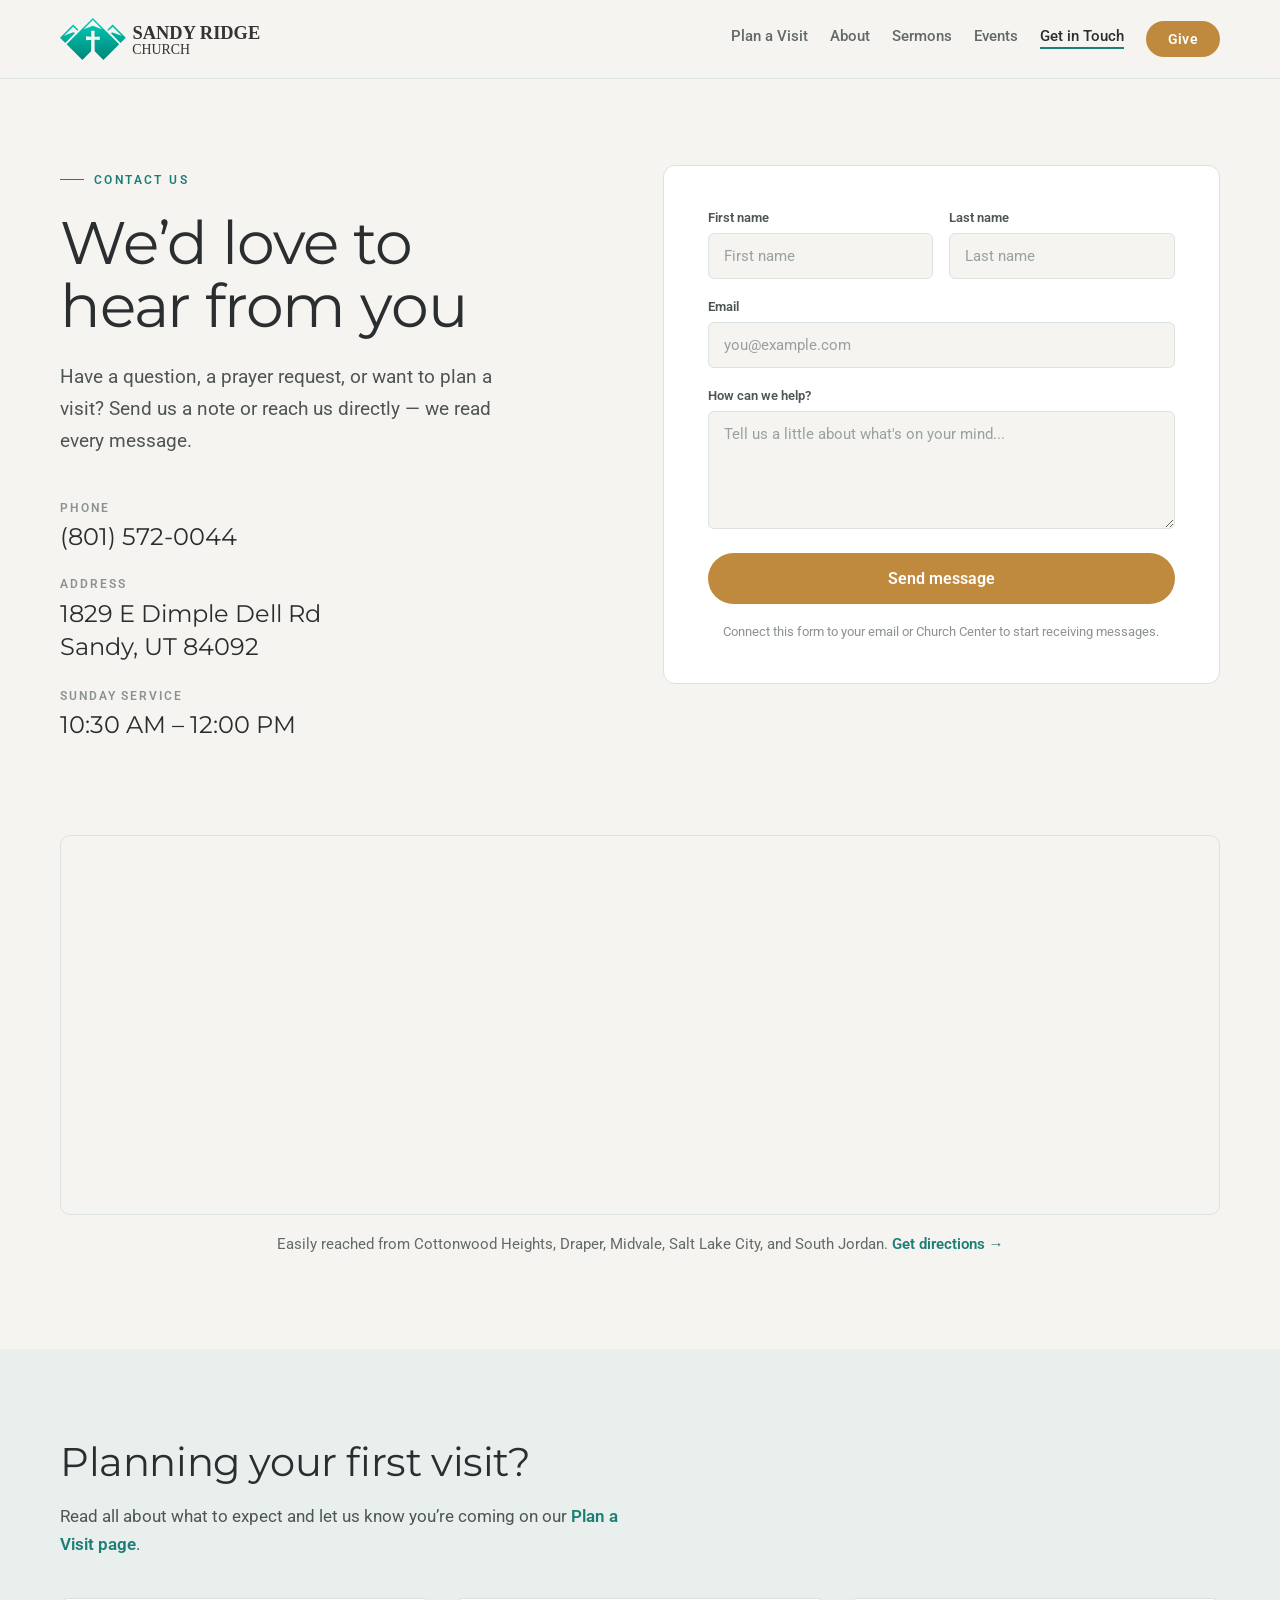
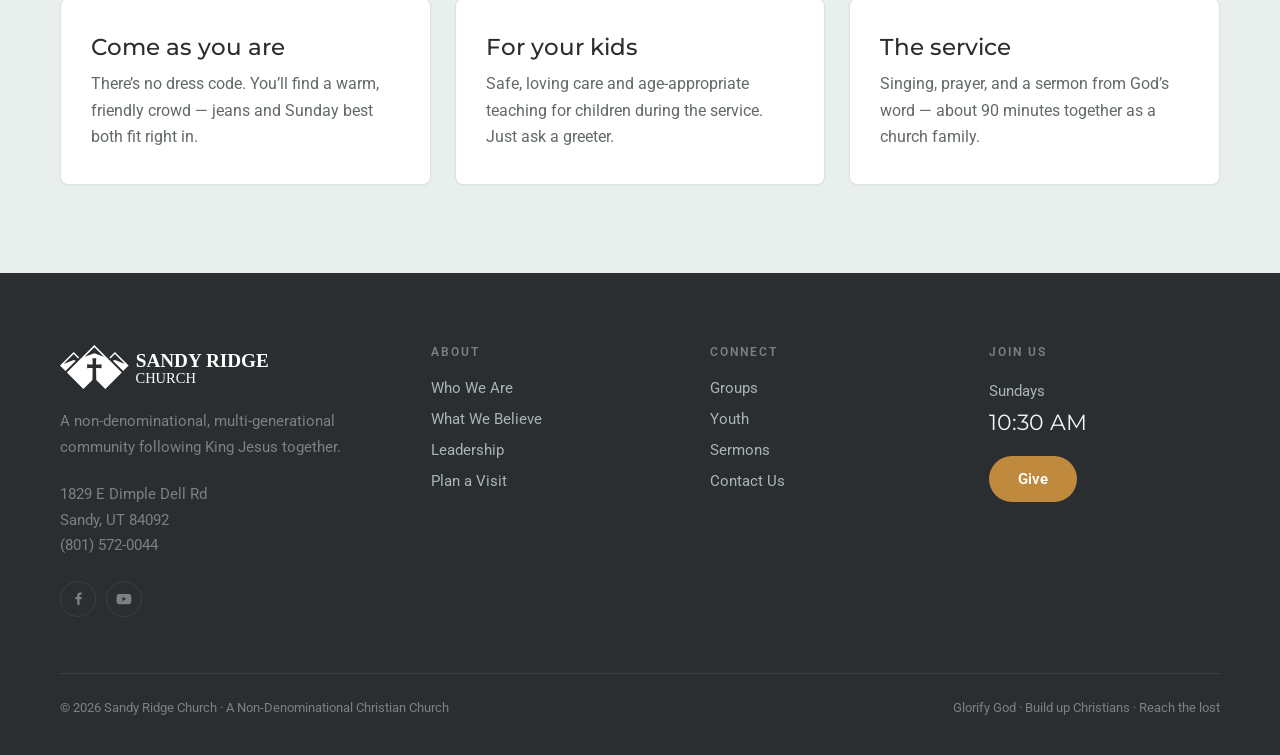
<file: contact.html>
<!DOCTYPE html>
<html lang="en">
<head>
<meta charset="utf-8">
<meta name="viewport" content="width=device-width, initial-scale=1">
<title>Contact Us | Sandy Ridge Church — Sandy, UT</title>
<meta name="description" content="Contact Sandy Ridge Church in Sandy, Utah — call (801) 572-0044, send a message, or visit us at 1829 E Dimple Dell Rd.">
<link rel="stylesheet" href="css/style.css">
<script type="application/ld+json">{"@context":"https://schema.org","@type":"Church","name":"Sandy Ridge Church","url":"https://soldoesdev.github.io/Sandy-Ridge-Church-Site","telephone":"+1-801-572-0044","address":{"@type":"PostalAddress","streetAddress":"1829 E Dimple Dell Rd","addressLocality":"Sandy","addressRegion":"UT","postalCode":"84092","addressCountry":"US"},"openingHoursSpecification":[{"@type":"OpeningHoursSpecification","dayOfWeek":"Sunday","opens":"10:30","closes":"12:00"}]}</script>
</head>
<body>

<nav class="site-nav">
  <div class="site-nav__inner">
    <a href="index.html" class="site-nav__logo">
      <img src="assets/sandy_ridge_logo_color.svg" alt="Sandy Ridge Church" width="207" height="42">
    </a>
    <div class="site-nav__links">
      <a href="plan-a-visit.html" class="nav-link ">Plan a Visit</a>
      <div class="nav-dropdown">
        <a href="about.html" class="nav-link " aria-haspopup="true">About</a>
        <div class="nav-dropdown__menu">
          <div class="nav-dropdown__panel">
            <a href="about.html" class="nav-dropdown__item ">About Us</a>
            <a href="beliefs.html" class="nav-dropdown__item ">Beliefs</a>
            <a href="leadership.html" class="nav-dropdown__item ">Leadership</a>
            <a href="groups.html" class="nav-dropdown__item ">Groups</a>
            <a href="youth.html" class="nav-dropdown__item ">Youth</a>
          </div>
        </div>
      </div>
      <a href="sermons.html" class="nav-link ">Sermons</a>
      <a href="events.html" class="nav-link ">Events</a>
      <a href="contact.html" class="nav-link active">Get in Touch</a>
      <a href="give.html" class="nav-give">Give</a>
    </div>
    <button class="nav-burger" aria-label="Menu">
      <span></span><span></span><span></span>
    </button>
  </div>
  <div class="nav-mobile">
    <a href="plan-a-visit.html" class="nav-mobile__link ">Plan a Visit</a>
    <a href="about.html" class="nav-mobile__link ">About</a>
    <a href="about.html" class="nav-mobile__link nav-mobile__link--child ">About Us</a>
    <a href="beliefs.html" class="nav-mobile__link nav-mobile__link--child ">Beliefs</a>
    <a href="leadership.html" class="nav-mobile__link nav-mobile__link--child ">Leadership</a>
    <a href="groups.html" class="nav-mobile__link nav-mobile__link--child ">Groups</a>
    <a href="youth.html" class="nav-mobile__link nav-mobile__link--child ">Youth</a>
    <a href="sermons.html" class="nav-mobile__link ">Sermons</a>
    <a href="events.html" class="nav-mobile__link ">Events</a>
    <a href="contact.html" class="nav-mobile__link active">Get in Touch</a>
    <a href="give.html" class="nav-mobile__give">Give</a>
  </div>
</nav>
<main>

  <section class="container" style="padding:86px 40px 96px; display:grid; grid-template-columns:1fr 1.05fr; gap:72px; align-items:start;">
    <div>
      <div class="kicker"><span class="kicker__line"></span><span>Contact Us</span></div>
      <h1 style="font-weight:400; font-size:60px; line-height:1.05; letter-spacing:-.02em; margin:0 0 24px;">We&rsquo;d love to hear from you</h1>
      <p style="font-size:19px; line-height:1.7; color:#4E5654; margin:0 0 44px; max-width:440px;">Have a question, a prayer request, or want to plan a visit? Send us a note or reach us directly &mdash; we read every message.</p>
      <div style="display:flex; flex-direction:column; gap:26px;">
        <div>
          <div style="font-size:12px; font-weight:600; letter-spacing:.16em; text-transform:uppercase; color:#8B928F; margin-bottom:7px;">Phone</div>
          <div style="font-family:'Montserrat',sans-serif; font-size:24px;">(801) 572-0044</div>
        </div>
        <div>
          <div style="font-size:12px; font-weight:600; letter-spacing:.16em; text-transform:uppercase; color:#8B928F; margin-bottom:7px;">Address</div>
          <div style="font-family:'Montserrat',sans-serif; font-size:24px; line-height:1.35;">1829 E Dimple Dell Rd<br>Sandy, UT 84092</div>
        </div>
        <div>
          <div style="font-size:12px; font-weight:600; letter-spacing:.16em; text-transform:uppercase; color:#8B928F; margin-bottom:7px;">Sunday Service</div>
          <div style="font-family:'Montserrat',sans-serif; font-size:24px;">10:30 AM &ndash; 12:00 PM</div>
        </div>
      </div>
    </div>

    <form style="background:#FFFFFF; border:1px solid #DCE2DF; border-radius:12px; padding:44px;" onsubmit="return false;">
      <div style="display:flex; flex-direction:column; gap:20px;">
        <div style="display:grid; grid-template-columns:1fr 1fr; gap:16px;">
          <div class="form-field">
            <label for="contact-first-name">First name</label>
            <input id="contact-first-name" class="form-input" type="text" placeholder="First name" required>
          </div>
          <div class="form-field">
            <label for="contact-last-name">Last name</label>
            <input id="contact-last-name" class="form-input" type="text" placeholder="Last name" required>
          </div>
        </div>
        <div class="form-field">
          <label for="contact-email">Email</label>
          <input id="contact-email" class="form-input" type="email" placeholder="you@example.com" required>
        </div>
        <div class="form-field">
          <label for="contact-message">How can we help?</label>
          <textarea id="contact-message" class="form-input" rows="5" placeholder="Tell us a little about what's on your mind..." required></textarea>
        </div>
        <button type="submit" class="form-submit">Send message</button>
        <p style="font-size:13px; color:#8B928F; margin:0; text-align:center;">Connect this form to your email or Church Center to start receiving messages.</p>
      </div>
    </form>
  </section>

  <section class="container" style="padding:0 40px 96px;">
    <div style="position:relative; border-radius:10px; overflow:hidden; min-height:380px; border:1px solid #DCE2DF;">
      <iframe title="Map to Sandy Ridge Church" src="https://www.google.com/maps/embed?pb=!1m18!1m12!1m3!1d6062.576617514937!2d-111.8440637667156!3d40.55731007934911!2m3!1f0!2f0!3f0!3m2!1i1024!2i768!4f13.1!3m3!1m2!1s0x87527d64d635feb1%3A0xf9e0f20f6eb6d083!2sSandy+Ridge+Community+Church!5e0!3m2!1sen!2sus!4v1517265217014" style="position:absolute; inset:0; width:100%; height:100%; border:0;" allowfullscreen loading="lazy" referrerpolicy="no-referrer-when-downgrade"></iframe>
    </div>
    <p style="font-size:15px; color:#626A67; margin:20px 0 0; text-align:center;">Easily reached from Cottonwood Heights, Draper, Midvale, Salt Lake City, and South Jordan. <a href="https://www.google.com/maps/search/?api=1&query=Sandy+Ridge+Church+1829+E+Dimple+Dell+Rd+Sandy+UT+84092" target="_blank" rel="noopener" class="inline-link">Get directions &rarr;</a></p>
  </section>

  <section class="section-alt">
    <div class="container" style="padding:88px 40px;">
      <h2 style="font-weight:400; font-size:40px; margin:0 0 16px; letter-spacing:-.01em;">Planning your first visit?</h2>
      <p style="font-size:17px; line-height:1.65; color:#4E5654; margin:0 0 40px; max-width:640px;">Read all about what to expect and let us know you&rsquo;re coming on our <a href="plan-a-visit.html" class="inline-link">Plan a Visit page</a>.</p>
      <div style="display:grid; grid-template-columns:repeat(3,1fr); gap:24px;">
        <div class="card">
          <h3 style="font-weight:500; font-size:23px; margin:0 0 10px;">Come as you are</h3>
          <p style="font-size:16px; line-height:1.65; color:#626A67; margin:0;">There&rsquo;s no dress code. You&rsquo;ll find a warm, friendly crowd &mdash; jeans and Sunday best both fit right in.</p>
        </div>
        <div class="card">
          <h3 style="font-weight:500; font-size:23px; margin:0 0 10px;">For your kids</h3>
          <p style="font-size:16px; line-height:1.65; color:#626A67; margin:0;">Safe, loving care and age-appropriate teaching for children during the service. Just ask a greeter.</p>
        </div>
        <div class="card">
          <h3 style="font-weight:500; font-size:23px; margin:0 0 10px;">The service</h3>
          <p style="font-size:16px; line-height:1.65; color:#626A67; margin:0;">Singing, prayer, and a sermon from God&rsquo;s word &mdash; about 90 minutes together as a church family.</p>
        </div>
      </div>
    </div>
  </section>

</main>

<footer class="site-footer">
  <div class="site-footer__inner">
    <div class="site-footer__grid">
      <div class="site-footer__brand">
        <img src="assets/sandy_ridge_logo_white.svg" alt="Sandy Ridge Church" width="217" height="44" loading="lazy">
        <p>A non-denominational, multi-generational community following King Jesus together.</p>
        <p class="site-footer__address">1829 E Dimple Dell Rd<br>Sandy, UT 84092<br>(801) 572-0044</p>
        <div class="site-footer__social">
          <a href="https://www.facebook.com/SandyRidgeCommunityChurch" target="_blank" rel="noopener" aria-label="Facebook"><svg viewBox="0 0 24 24" width="17" height="17" fill="currentColor" aria-hidden="true"><path d="M13.5 21v-8h2.7l.4-3.1h-3.1V7.9c0-.9.25-1.5 1.55-1.5H16.7V3.6c-.29-.04-1.29-.13-2.45-.13-2.42 0-4.08 1.48-4.08 4.2v2.34H7.5V13h2.67v8h3.33z"/></svg></a>
          <a href="https://www.youtube.com/@sandyridgechurch" target="_blank" rel="noopener" aria-label="YouTube"><svg viewBox="0 0 24 24" width="18" height="18" fill="currentColor" aria-hidden="true"><path d="M21.6 8.2s-.2-1.36-.8-1.96c-.76-.8-1.6-.8-2-.85C16.06 5.2 12 5.2 12 5.2h-.02s-4.05 0-6.78.2c-.4.05-1.24.05-2 .85-.6.6-.8 1.96-.8 1.96S2 9.8 2 11.4v1.5c0 1.6.2 3.2.2 3.2s.2 1.36.8 1.96c.76.8 1.76.77 2.2.86 1.6.15 6.8.2 6.8.2s4.06-.01 6.8-.21c.4-.05 1.24-.05 2-.85.6-.6.8-1.96.8-1.96s.2-1.6.2-3.2v-1.5c0-1.6-.2-3.2-.2-3.2zM9.95 14.75v-5.5l5.2 2.76-5.2 2.74z"/></svg></a>
        </div>
      </div>
      <div>
        <div class="site-footer__heading">About</div>
        <a href="about.html" class="footer-link">Who We Are</a>
        <a href="beliefs.html" class="footer-link">What We Believe</a>
        <a href="leadership.html" class="footer-link">Leadership</a>
        <a href="plan-a-visit.html" class="footer-link">Plan a Visit</a>
      </div>
      <div>
        <div class="site-footer__heading">Connect</div>
        <a href="groups.html" class="footer-link">Groups</a>
        <a href="youth.html" class="footer-link">Youth</a>
        <a href="sermons.html" class="footer-link">Sermons</a>
        <a href="contact.html" class="footer-link">Contact Us</a>
      </div>
      <div>
        <div class="site-footer__heading">Join Us</div>
        <p class="site-footer__times">Sundays</p>
        <p class="site-footer__time">10:30 AM</p>
        <a href="give.html" class="btn btn-primary btn-small">Give</a>
      </div>
    </div>
    <div class="site-footer__bottom">
      <span>&copy; 2026 Sandy Ridge Church &middot; A Non-Denominational Christian Church</span>
      <span>Glorify God &middot; Build up Christians &middot; Reach the lost</span>
    </div>
  </div>
</footer>
<script src="js/nav.js"></script>
</body>
</html>
</file>
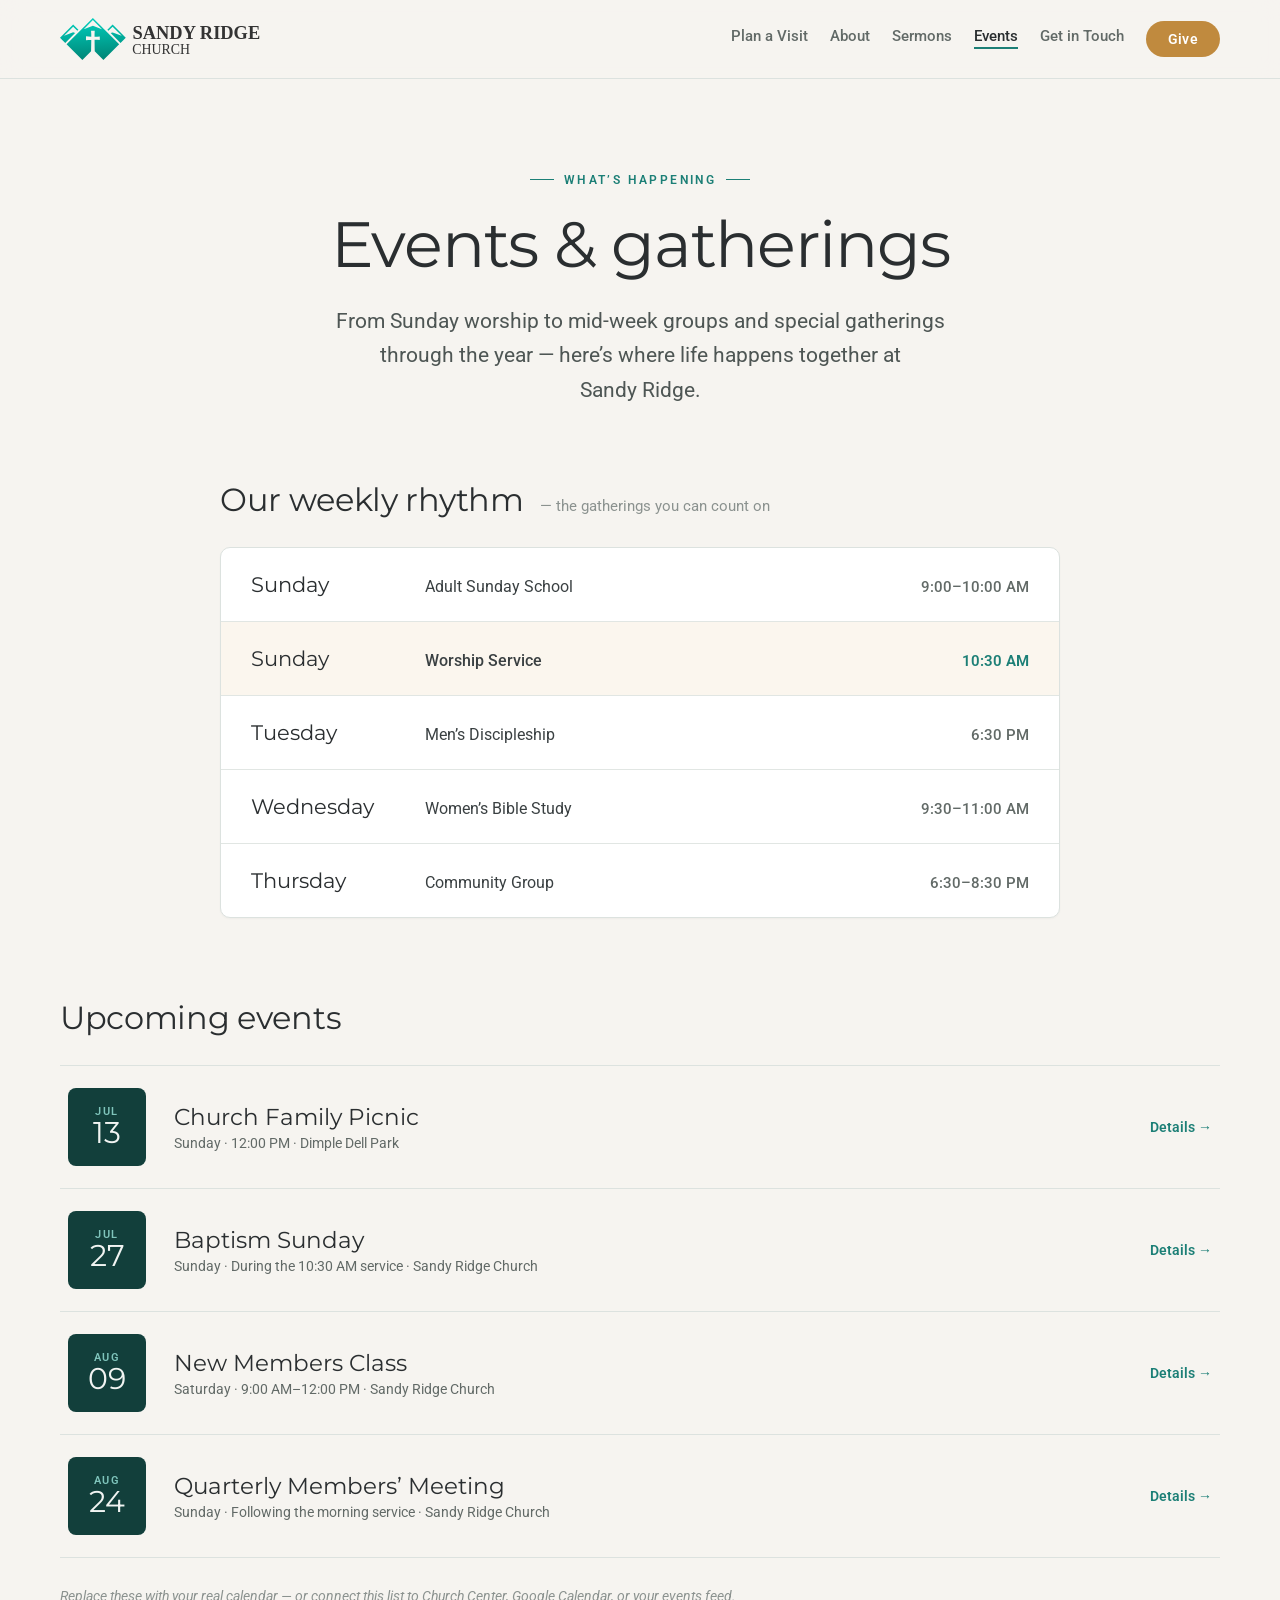
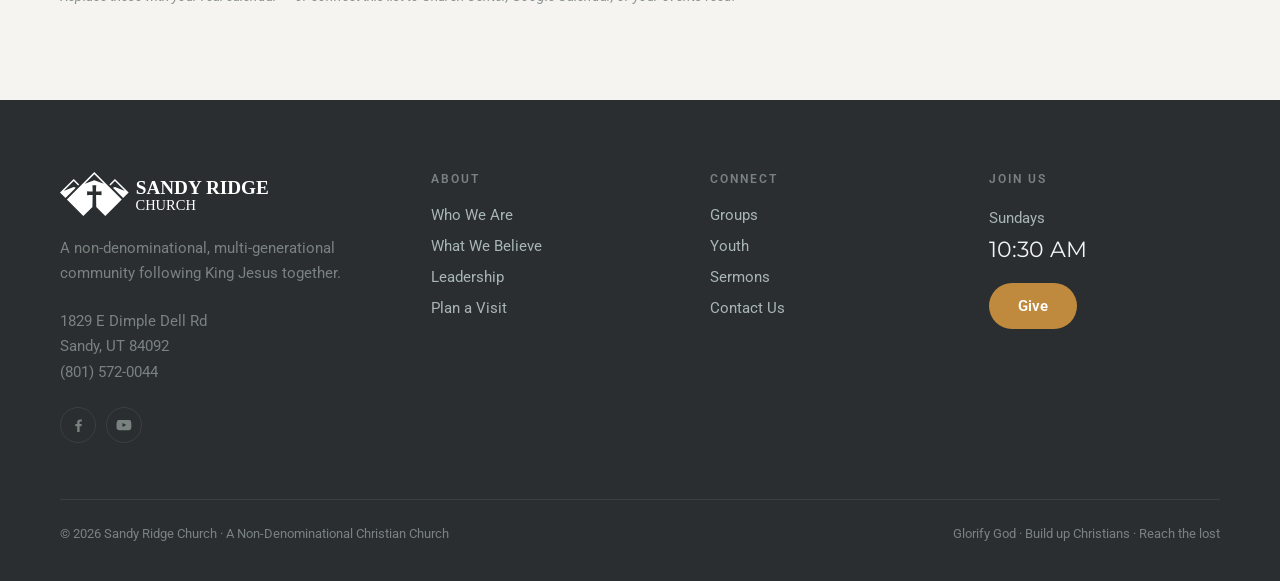
<file: events.html>
<!DOCTYPE html>
<html lang="en">
<head>
<meta charset="utf-8">
<meta name="viewport" content="width=device-width, initial-scale=1">
<title>Events & Gatherings | Sandy Ridge Church — Sandy, UT</title>
<meta name="description" content="See upcoming events and gatherings at Sandy Ridge Church in Sandy, Utah, from Sunday worship to mid-week groups and special gatherings.">
<link rel="stylesheet" href="css/style.css">
<script type="application/ld+json">{"@context":"https://schema.org","@type":"Church","name":"Sandy Ridge Church","url":"https://soldoesdev.github.io/Sandy-Ridge-Church-Site","telephone":"+1-801-572-0044","address":{"@type":"PostalAddress","streetAddress":"1829 E Dimple Dell Rd","addressLocality":"Sandy","addressRegion":"UT","postalCode":"84092","addressCountry":"US"},"openingHoursSpecification":[{"@type":"OpeningHoursSpecification","dayOfWeek":"Sunday","opens":"10:30","closes":"12:00"}]}</script>
</head>
<body>

<nav class="site-nav">
  <div class="site-nav__inner">
    <a href="index.html" class="site-nav__logo">
      <img src="assets/sandy_ridge_logo_color.svg" alt="Sandy Ridge Church" width="207" height="42">
    </a>
    <div class="site-nav__links">
      <a href="plan-a-visit.html" class="nav-link ">Plan a Visit</a>
      <div class="nav-dropdown">
        <a href="about.html" class="nav-link " aria-haspopup="true">About</a>
        <div class="nav-dropdown__menu">
          <div class="nav-dropdown__panel">
            <a href="about.html" class="nav-dropdown__item ">About Us</a>
            <a href="beliefs.html" class="nav-dropdown__item ">Beliefs</a>
            <a href="leadership.html" class="nav-dropdown__item ">Leadership</a>
            <a href="groups.html" class="nav-dropdown__item ">Groups</a>
            <a href="youth.html" class="nav-dropdown__item ">Youth</a>
          </div>
        </div>
      </div>
      <a href="sermons.html" class="nav-link ">Sermons</a>
      <a href="events.html" class="nav-link active">Events</a>
      <a href="contact.html" class="nav-link ">Get in Touch</a>
      <a href="give.html" class="nav-give">Give</a>
    </div>
    <button class="nav-burger" aria-label="Menu">
      <span></span><span></span><span></span>
    </button>
  </div>
  <div class="nav-mobile">
    <a href="plan-a-visit.html" class="nav-mobile__link ">Plan a Visit</a>
    <a href="about.html" class="nav-mobile__link ">About</a>
    <a href="about.html" class="nav-mobile__link nav-mobile__link--child ">About Us</a>
    <a href="beliefs.html" class="nav-mobile__link nav-mobile__link--child ">Beliefs</a>
    <a href="leadership.html" class="nav-mobile__link nav-mobile__link--child ">Leadership</a>
    <a href="groups.html" class="nav-mobile__link nav-mobile__link--child ">Groups</a>
    <a href="youth.html" class="nav-mobile__link nav-mobile__link--child ">Youth</a>
    <a href="sermons.html" class="nav-mobile__link ">Sermons</a>
    <a href="events.html" class="nav-mobile__link active">Events</a>
    <a href="contact.html" class="nav-mobile__link ">Get in Touch</a>
    <a href="give.html" class="nav-mobile__give">Give</a>
  </div>
</nav>
<main>

  <section class="container container--narrow" style="padding:86px 40px 0; text-align:center;">
    <div class="kicker" style="justify-content:center;"><span class="kicker__line"></span><span>What&rsquo;s Happening</span><span class="kicker__line"></span></div>
    <h1 style="font-weight:400; font-size:64px; line-height:1.05; letter-spacing:-.02em; margin:0 0 26px;">Events &amp; gatherings</h1>
    <p style="font-size:21px; line-height:1.65; color:#4E5654; max-width:640px; margin:0 auto;">From Sunday worship to mid-week groups and special gatherings through the year &mdash; here&rsquo;s where life happens together at Sandy Ridge.</p>
  </section>

  <section class="container container--prose" style="max-width:920px; padding:72px 40px 24px;">
    <div style="display:flex; align-items:baseline; gap:16px; margin-bottom:28px;">
      <h2 style="font-weight:400; font-size:32px; margin:0; letter-spacing:-.01em;">Our weekly rhythm</h2>
      <span style="font-size:15px; color:#8B928F;">&mdash; the gatherings you can count on</span>
    </div>
    <div class="card" style="padding:0; border-radius:10px; overflow:hidden;">
      <div style="display:grid; grid-template-columns:150px 1fr auto; gap:24px; align-items:baseline; padding:24px 30px; border-bottom:1px solid #E1E6E3;">
        <span style="font-family:'Montserrat',sans-serif; font-size:21px;">Sunday</span>
        <span style="font-size:16px; color:#3A4042;">Adult Sunday School</span>
        <span style="font-size:15px; font-weight:500; color:#626A67; text-align:right;">9:00&ndash;10:00 AM</span>
      </div>
      <div style="display:grid; grid-template-columns:150px 1fr auto; gap:24px; align-items:baseline; padding:24px 30px; border-bottom:1px solid #E1E6E3; background:#FBF6EE;">
        <span style="font-family:'Montserrat',sans-serif; font-size:21px;">Sunday</span>
        <span style="font-size:16px; color:#3A4042; font-weight:500;">Worship Service</span>
        <span style="font-size:15px; font-weight:600; color:#1C7F76; text-align:right;">10:30 AM</span>
      </div>
      <div style="display:grid; grid-template-columns:150px 1fr auto; gap:24px; align-items:baseline; padding:24px 30px; border-bottom:1px solid #E1E6E3;">
        <span style="font-family:'Montserrat',sans-serif; font-size:21px;">Tuesday</span>
        <span style="font-size:16px; color:#3A4042;">Men&rsquo;s Discipleship</span>
        <span style="font-size:15px; font-weight:500; color:#626A67; text-align:right;">6:30 PM</span>
      </div>
      <div style="display:grid; grid-template-columns:150px 1fr auto; gap:24px; align-items:baseline; padding:24px 30px; border-bottom:1px solid #E1E6E3;">
        <span style="font-family:'Montserrat',sans-serif; font-size:21px;">Wednesday</span>
        <span style="font-size:16px; color:#3A4042;">Women&rsquo;s Bible Study</span>
        <span style="font-size:15px; font-weight:500; color:#626A67; text-align:right;">9:30&ndash;11:00 AM</span>
      </div>
      <div style="display:grid; grid-template-columns:150px 1fr auto; gap:24px; align-items:baseline; padding:24px 30px;">
        <span style="font-family:'Montserrat',sans-serif; font-size:21px;">Thursday</span>
        <span style="font-size:16px; color:#3A4042;">Community Group</span>
        <span style="font-size:15px; font-weight:500; color:#626A67; text-align:right;">6:30&ndash;8:30 PM</span>
      </div>
    </div>
  </section>

  <section class="container" style="padding:56px 40px 96px;">
    <h2 style="font-weight:400; font-size:32px; margin:0 0 28px; letter-spacing:-.01em;">Upcoming events</h2>
    <div style="border-top:1px solid #DCE2DF;">

      <a href="#" class="list-row" style="grid-template-columns:auto 1fr auto; gap:28px;">
        <span class="list-row__date"><span>Jul</span><span>13</span></span>
        <span>
          <span style="font-family:'Montserrat',sans-serif; font-size:23px; display:block;">Church Family Picnic</span>
          <span style="display:block; font-size:14px; color:#626A67; margin-top:4px;">Sunday &middot; 12:00 PM &middot; Dimple Dell Park</span>
        </span>
        <span class="list-row__cta">Details &rarr;</span>
      </a>

      <a href="#" class="list-row" style="grid-template-columns:auto 1fr auto; gap:28px;">
        <span class="list-row__date"><span>Jul</span><span>27</span></span>
        <span>
          <span style="font-family:'Montserrat',sans-serif; font-size:23px; display:block;">Baptism Sunday</span>
          <span style="display:block; font-size:14px; color:#626A67; margin-top:4px;">Sunday &middot; During the 10:30 AM service &middot; Sandy Ridge Church</span>
        </span>
        <span class="list-row__cta">Details &rarr;</span>
      </a>

      <a href="#" class="list-row" style="grid-template-columns:auto 1fr auto; gap:28px;">
        <span class="list-row__date"><span>Aug</span><span>09</span></span>
        <span>
          <span style="font-family:'Montserrat',sans-serif; font-size:23px; display:block;">New Members Class</span>
          <span style="display:block; font-size:14px; color:#626A67; margin-top:4px;">Saturday &middot; 9:00 AM&ndash;12:00 PM &middot; Sandy Ridge Church</span>
        </span>
        <span class="list-row__cta">Details &rarr;</span>
      </a>

      <a href="#" class="list-row" style="grid-template-columns:auto 1fr auto; gap:28px;">
        <span class="list-row__date"><span>Aug</span><span>24</span></span>
        <span>
          <span style="font-family:'Montserrat',sans-serif; font-size:23px; display:block;">Quarterly Members&rsquo; Meeting</span>
          <span style="display:block; font-size:14px; color:#626A67; margin-top:4px;">Sunday &middot; Following the morning service &middot; Sandy Ridge Church</span>
        </span>
        <span class="list-row__cta">Details &rarr;</span>
      </a>
    </div>
    <p style="font-size:14px; color:#8B928F; margin:30px 0 0; font-style:italic;">Replace these with your real calendar &mdash; or connect this list to Church Center, Google Calendar, or your events feed.</p>
  </section>

</main>

<footer class="site-footer">
  <div class="site-footer__inner">
    <div class="site-footer__grid">
      <div class="site-footer__brand">
        <img src="assets/sandy_ridge_logo_white.svg" alt="Sandy Ridge Church" width="217" height="44" loading="lazy">
        <p>A non-denominational, multi-generational community following King Jesus together.</p>
        <p class="site-footer__address">1829 E Dimple Dell Rd<br>Sandy, UT 84092<br>(801) 572-0044</p>
        <div class="site-footer__social">
          <a href="https://www.facebook.com/SandyRidgeCommunityChurch" target="_blank" rel="noopener" aria-label="Facebook"><svg viewBox="0 0 24 24" width="17" height="17" fill="currentColor" aria-hidden="true"><path d="M13.5 21v-8h2.7l.4-3.1h-3.1V7.9c0-.9.25-1.5 1.55-1.5H16.7V3.6c-.29-.04-1.29-.13-2.45-.13-2.42 0-4.08 1.48-4.08 4.2v2.34H7.5V13h2.67v8h3.33z"/></svg></a>
          <a href="https://www.youtube.com/@sandyridgechurch" target="_blank" rel="noopener" aria-label="YouTube"><svg viewBox="0 0 24 24" width="18" height="18" fill="currentColor" aria-hidden="true"><path d="M21.6 8.2s-.2-1.36-.8-1.96c-.76-.8-1.6-.8-2-.85C16.06 5.2 12 5.2 12 5.2h-.02s-4.05 0-6.78.2c-.4.05-1.24.05-2 .85-.6.6-.8 1.96-.8 1.96S2 9.8 2 11.4v1.5c0 1.6.2 3.2.2 3.2s.2 1.36.8 1.96c.76.8 1.76.77 2.2.86 1.6.15 6.8.2 6.8.2s4.06-.01 6.8-.21c.4-.05 1.24-.05 2-.85.6-.6.8-1.96.8-1.96s.2-1.6.2-3.2v-1.5c0-1.6-.2-3.2-.2-3.2zM9.95 14.75v-5.5l5.2 2.76-5.2 2.74z"/></svg></a>
        </div>
      </div>
      <div>
        <div class="site-footer__heading">About</div>
        <a href="about.html" class="footer-link">Who We Are</a>
        <a href="beliefs.html" class="footer-link">What We Believe</a>
        <a href="leadership.html" class="footer-link">Leadership</a>
        <a href="plan-a-visit.html" class="footer-link">Plan a Visit</a>
      </div>
      <div>
        <div class="site-footer__heading">Connect</div>
        <a href="groups.html" class="footer-link">Groups</a>
        <a href="youth.html" class="footer-link">Youth</a>
        <a href="sermons.html" class="footer-link">Sermons</a>
        <a href="contact.html" class="footer-link">Contact Us</a>
      </div>
      <div>
        <div class="site-footer__heading">Join Us</div>
        <p class="site-footer__times">Sundays</p>
        <p class="site-footer__time">10:30 AM</p>
        <a href="give.html" class="btn btn-primary btn-small">Give</a>
      </div>
    </div>
    <div class="site-footer__bottom">
      <span>&copy; 2026 Sandy Ridge Church &middot; A Non-Denominational Christian Church</span>
      <span>Glorify God &middot; Build up Christians &middot; Reach the lost</span>
    </div>
  </div>
</footer>
<script src="js/nav.js"></script>
</body>
</html>
</file>
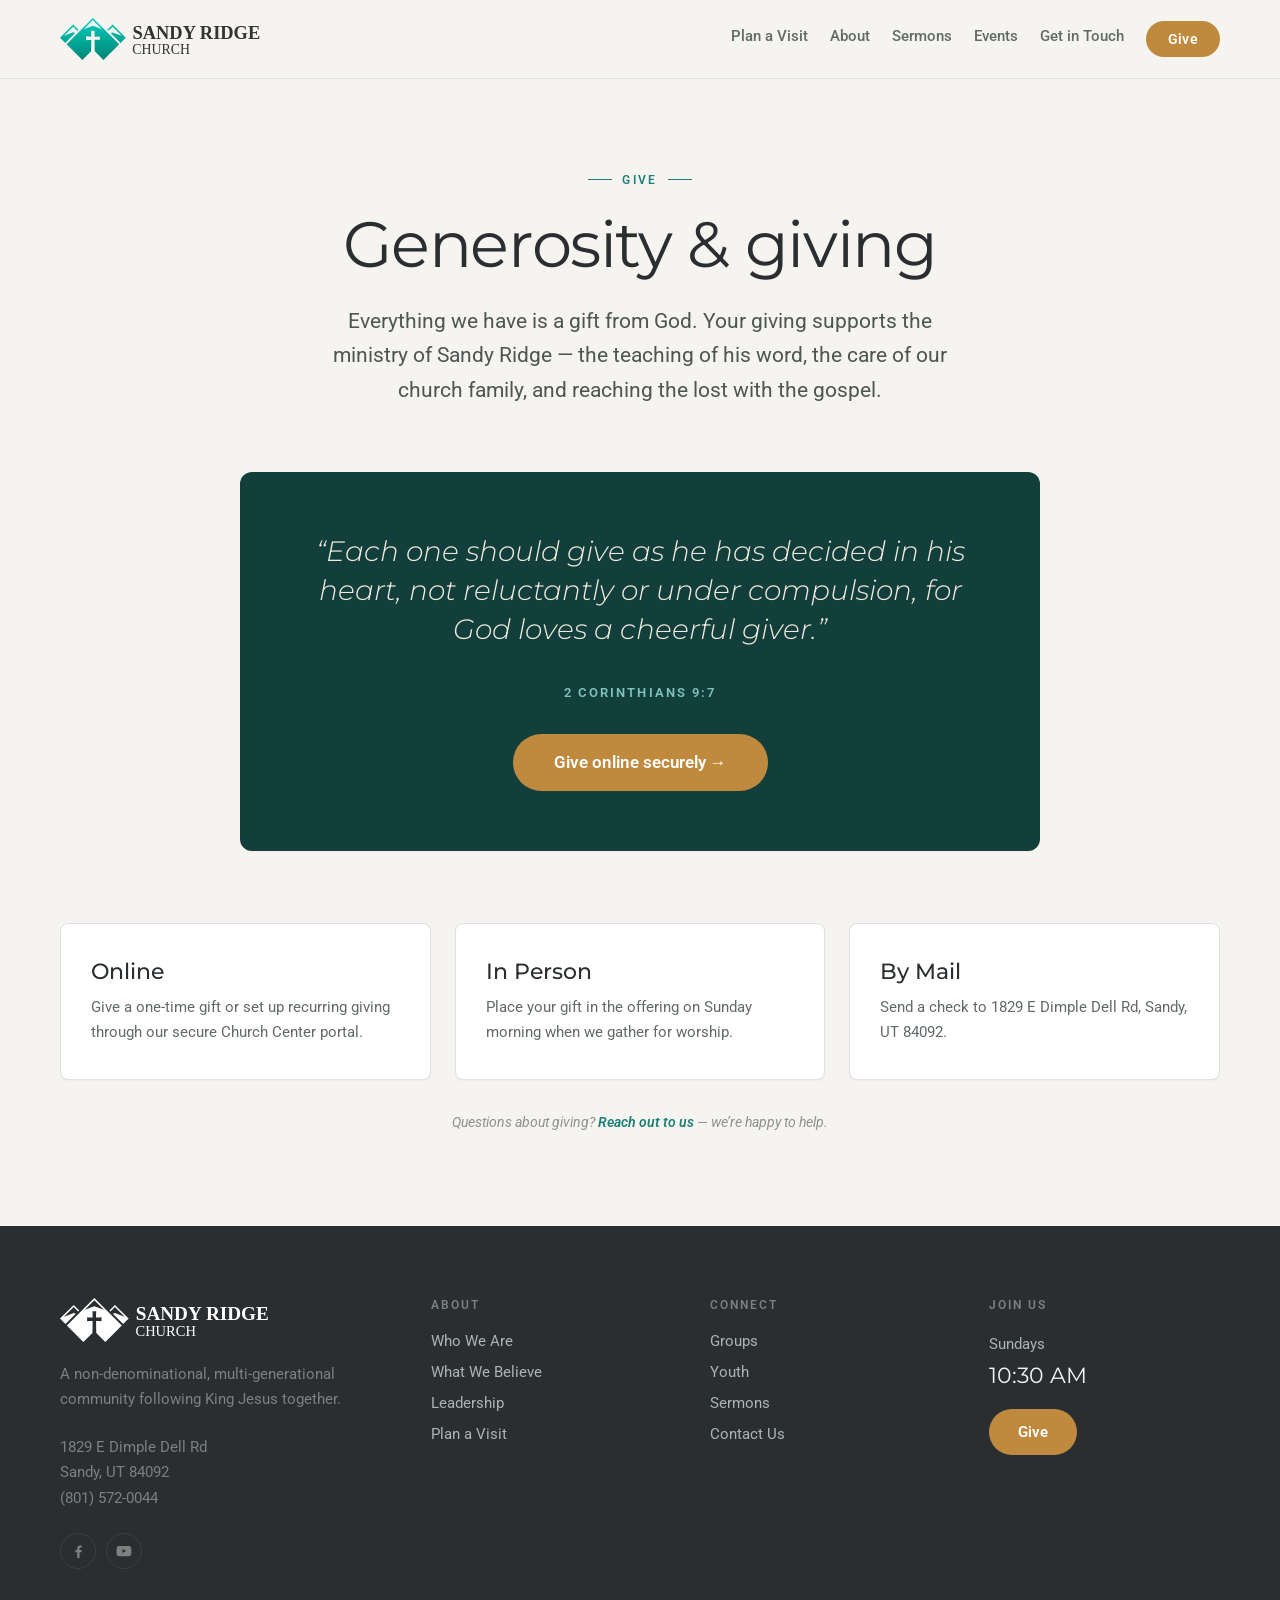
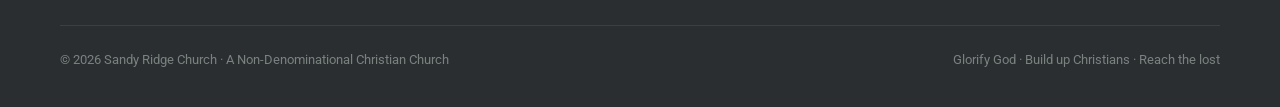
<file: give.html>
<!DOCTYPE html>
<html lang="en">
<head>
<meta charset="utf-8">
<meta name="viewport" content="width=device-width, initial-scale=1">
<title>Give | Sandy Ridge Church — Sandy, UT</title>
<meta name="description" content="Give online securely to support the ministry of Sandy Ridge Church, a non-denominational church in Sandy, Utah.">
<link rel="stylesheet" href="css/style.css">
<script type="application/ld+json">{"@context":"https://schema.org","@type":"Church","name":"Sandy Ridge Church","url":"https://soldoesdev.github.io/Sandy-Ridge-Church-Site","telephone":"+1-801-572-0044","address":{"@type":"PostalAddress","streetAddress":"1829 E Dimple Dell Rd","addressLocality":"Sandy","addressRegion":"UT","postalCode":"84092","addressCountry":"US"},"openingHoursSpecification":[{"@type":"OpeningHoursSpecification","dayOfWeek":"Sunday","opens":"10:30","closes":"12:00"}]}</script>
</head>
<body>

<nav class="site-nav">
  <div class="site-nav__inner">
    <a href="index.html" class="site-nav__logo">
      <img src="assets/sandy_ridge_logo_color.svg" alt="Sandy Ridge Church" width="207" height="42">
    </a>
    <div class="site-nav__links">
      <a href="plan-a-visit.html" class="nav-link ">Plan a Visit</a>
      <div class="nav-dropdown">
        <a href="about.html" class="nav-link " aria-haspopup="true">About</a>
        <div class="nav-dropdown__menu">
          <div class="nav-dropdown__panel">
            <a href="about.html" class="nav-dropdown__item ">About Us</a>
            <a href="beliefs.html" class="nav-dropdown__item ">Beliefs</a>
            <a href="leadership.html" class="nav-dropdown__item ">Leadership</a>
            <a href="groups.html" class="nav-dropdown__item ">Groups</a>
            <a href="youth.html" class="nav-dropdown__item ">Youth</a>
          </div>
        </div>
      </div>
      <a href="sermons.html" class="nav-link ">Sermons</a>
      <a href="events.html" class="nav-link ">Events</a>
      <a href="contact.html" class="nav-link ">Get in Touch</a>
      <a href="give.html" class="nav-give">Give</a>
    </div>
    <button class="nav-burger" aria-label="Menu">
      <span></span><span></span><span></span>
    </button>
  </div>
  <div class="nav-mobile">
    <a href="plan-a-visit.html" class="nav-mobile__link ">Plan a Visit</a>
    <a href="about.html" class="nav-mobile__link ">About</a>
    <a href="about.html" class="nav-mobile__link nav-mobile__link--child ">About Us</a>
    <a href="beliefs.html" class="nav-mobile__link nav-mobile__link--child ">Beliefs</a>
    <a href="leadership.html" class="nav-mobile__link nav-mobile__link--child ">Leadership</a>
    <a href="groups.html" class="nav-mobile__link nav-mobile__link--child ">Groups</a>
    <a href="youth.html" class="nav-mobile__link nav-mobile__link--child ">Youth</a>
    <a href="sermons.html" class="nav-mobile__link ">Sermons</a>
    <a href="events.html" class="nav-mobile__link ">Events</a>
    <a href="contact.html" class="nav-mobile__link ">Get in Touch</a>
    <a href="give.html" class="nav-mobile__give">Give</a>
  </div>
</nav>
<main>

  <section class="container container--narrow" style="padding:86px 40px 0; text-align:center;">
    <div class="kicker" style="justify-content:center;"><span class="kicker__line"></span><span>Give</span><span class="kicker__line"></span></div>
    <h1 style="font-weight:400; font-size:64px; line-height:1.05; letter-spacing:-.02em; margin:0 0 26px;">Generosity &amp; giving</h1>
    <p style="font-size:21px; line-height:1.65; color:#4E5654; max-width:640px; margin:0 auto;">Everything we have is a gift from God. Your giving supports the ministry of Sandy Ridge &mdash; the teaching of his word, the care of our church family, and reaching the lost with the gospel.</p>
  </section>

  <section class="container container--copy" style="padding:64px 40px 40px;">
    <div class="card card--dark" style="border-radius:12px; padding:60px 56px; text-align:center;">
      <p style="font-family:'Montserrat',sans-serif; font-weight:300; font-style:italic; font-size:28px; line-height:1.4; margin:0 0 36px; color:#F0EBDE;">&ldquo;Each one should give as he has decided in his heart, not reluctantly or under compulsion, for God loves a cheerful giver.&rdquo;</p>
      <div style="font-size:13px; font-weight:600; letter-spacing:.16em; text-transform:uppercase; color:#7FC4BB; margin-bottom:34px;">2 Corinthians 9:7</div>
      <a href="https://sandyridge.churchcenter.com/giving" target="_blank" rel="noopener" class="btn btn-primary" style="padding:17px 40px; font-size:17px;">Give online securely &rarr;</a>
    </div>
  </section>

  <section class="container" style="padding:32px 40px 96px;">
    <div style="display:grid; grid-template-columns:repeat(3,1fr); gap:24px;">
      <div class="card">
        <h3 style="font-weight:500; font-size:22px; margin:0 0 10px;">Online</h3>
        <p style="font-size:15px; line-height:1.65; color:#626A67; margin:0;">Give a one-time gift or set up recurring giving through our secure Church Center portal.</p>
      </div>
      <div class="card">
        <h3 style="font-weight:500; font-size:22px; margin:0 0 10px;">In Person</h3>
        <p style="font-size:15px; line-height:1.65; color:#626A67; margin:0;">Place your gift in the offering on Sunday morning when we gather for worship.</p>
      </div>
      <div class="card">
        <h3 style="font-weight:500; font-size:22px; margin:0 0 10px;">By Mail</h3>
        <p style="font-size:15px; line-height:1.65; color:#626A67; margin:0;">Send a check to 1829 E Dimple Dell Rd, Sandy, UT 84092.</p>
      </div>
    </div>
    <p style="font-size:14px; color:#8B928F; margin:34px 0 0; font-style:italic; text-align:center;">Questions about giving? <a href="contact.html" class="inline-link">Reach out to us</a> &mdash; we&rsquo;re happy to help.</p>
  </section>

</main>

<footer class="site-footer">
  <div class="site-footer__inner">
    <div class="site-footer__grid">
      <div class="site-footer__brand">
        <img src="assets/sandy_ridge_logo_white.svg" alt="Sandy Ridge Church" width="217" height="44" loading="lazy">
        <p>A non-denominational, multi-generational community following King Jesus together.</p>
        <p class="site-footer__address">1829 E Dimple Dell Rd<br>Sandy, UT 84092<br>(801) 572-0044</p>
        <div class="site-footer__social">
          <a href="https://www.facebook.com/SandyRidgeCommunityChurch" target="_blank" rel="noopener" aria-label="Facebook"><svg viewBox="0 0 24 24" width="17" height="17" fill="currentColor" aria-hidden="true"><path d="M13.5 21v-8h2.7l.4-3.1h-3.1V7.9c0-.9.25-1.5 1.55-1.5H16.7V3.6c-.29-.04-1.29-.13-2.45-.13-2.42 0-4.08 1.48-4.08 4.2v2.34H7.5V13h2.67v8h3.33z"/></svg></a>
          <a href="https://www.youtube.com/@sandyridgechurch" target="_blank" rel="noopener" aria-label="YouTube"><svg viewBox="0 0 24 24" width="18" height="18" fill="currentColor" aria-hidden="true"><path d="M21.6 8.2s-.2-1.36-.8-1.96c-.76-.8-1.6-.8-2-.85C16.06 5.2 12 5.2 12 5.2h-.02s-4.05 0-6.78.2c-.4.05-1.24.05-2 .85-.6.6-.8 1.96-.8 1.96S2 9.8 2 11.4v1.5c0 1.6.2 3.2.2 3.2s.2 1.36.8 1.96c.76.8 1.76.77 2.2.86 1.6.15 6.8.2 6.8.2s4.06-.01 6.8-.21c.4-.05 1.24-.05 2-.85.6-.6.8-1.96.8-1.96s.2-1.6.2-3.2v-1.5c0-1.6-.2-3.2-.2-3.2zM9.95 14.75v-5.5l5.2 2.76-5.2 2.74z"/></svg></a>
        </div>
      </div>
      <div>
        <div class="site-footer__heading">About</div>
        <a href="about.html" class="footer-link">Who We Are</a>
        <a href="beliefs.html" class="footer-link">What We Believe</a>
        <a href="leadership.html" class="footer-link">Leadership</a>
        <a href="plan-a-visit.html" class="footer-link">Plan a Visit</a>
      </div>
      <div>
        <div class="site-footer__heading">Connect</div>
        <a href="groups.html" class="footer-link">Groups</a>
        <a href="youth.html" class="footer-link">Youth</a>
        <a href="sermons.html" class="footer-link">Sermons</a>
        <a href="contact.html" class="footer-link">Contact Us</a>
      </div>
      <div>
        <div class="site-footer__heading">Join Us</div>
        <p class="site-footer__times">Sundays</p>
        <p class="site-footer__time">10:30 AM</p>
        <a href="give.html" class="btn btn-primary btn-small">Give</a>
      </div>
    </div>
    <div class="site-footer__bottom">
      <span>&copy; 2026 Sandy Ridge Church &middot; A Non-Denominational Christian Church</span>
      <span>Glorify God &middot; Build up Christians &middot; Reach the lost</span>
    </div>
  </div>
</footer>
<script src="js/nav.js"></script>
</body>
</html>
</file>
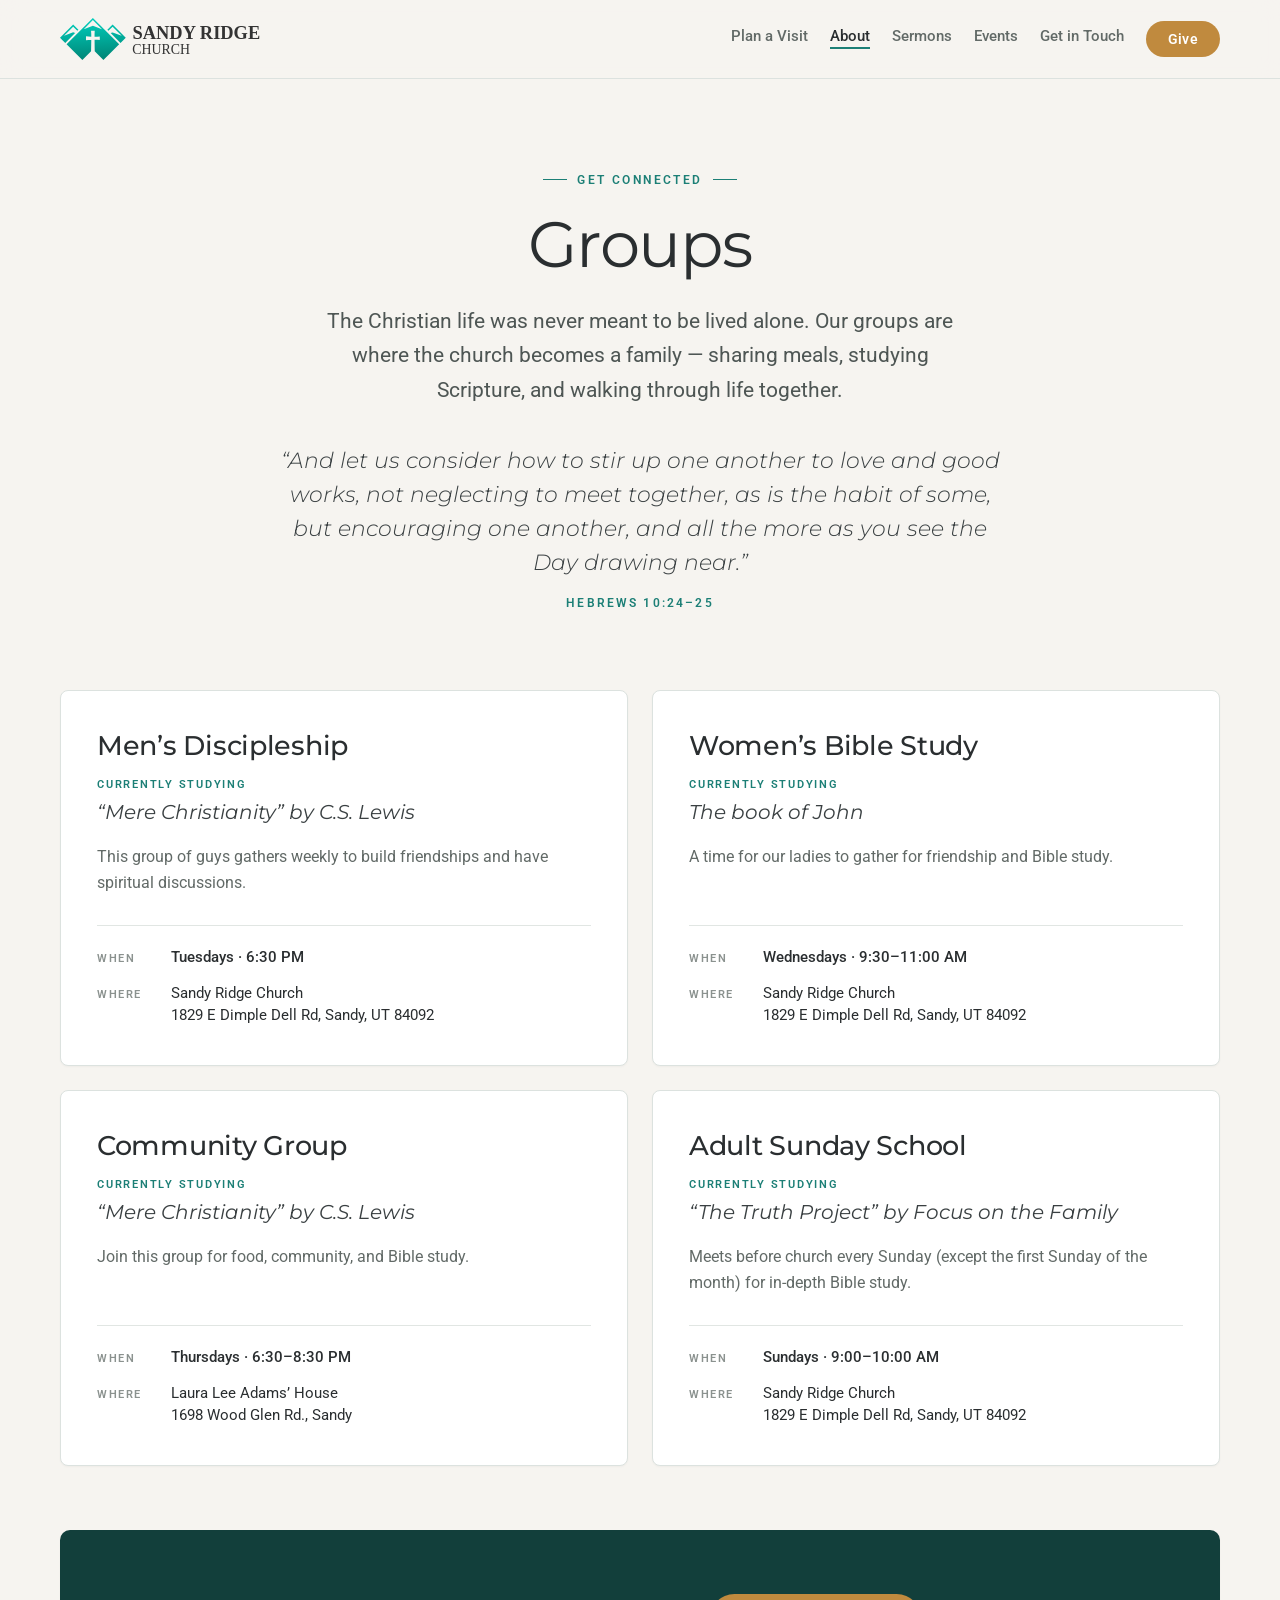
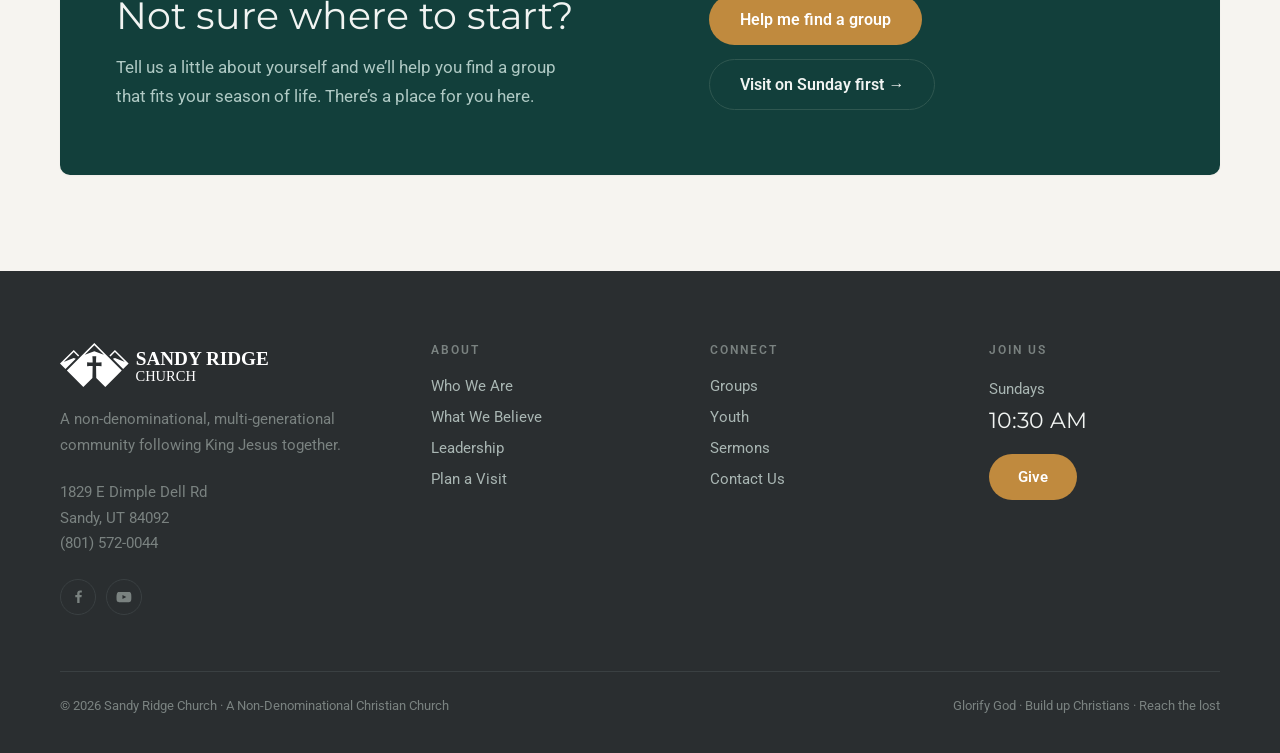
<file: groups.html>
<!DOCTYPE html>
<html lang="en">
<head>
<meta charset="utf-8">
<meta name="viewport" content="width=device-width, initial-scale=1">
<title>Groups | Sandy Ridge Church — Sandy, UT</title>
<meta name="description" content="Join a small group at Sandy Ridge Church in Sandy, Utah — community, prayer, and Bible study together throughout the week.">
<link rel="stylesheet" href="css/style.css">
<script type="application/ld+json">{"@context":"https://schema.org","@type":"Church","name":"Sandy Ridge Church","url":"https://soldoesdev.github.io/Sandy-Ridge-Church-Site","telephone":"+1-801-572-0044","address":{"@type":"PostalAddress","streetAddress":"1829 E Dimple Dell Rd","addressLocality":"Sandy","addressRegion":"UT","postalCode":"84092","addressCountry":"US"},"openingHoursSpecification":[{"@type":"OpeningHoursSpecification","dayOfWeek":"Sunday","opens":"10:30","closes":"12:00"}]}</script>
</head>
<body>

<nav class="site-nav">
  <div class="site-nav__inner">
    <a href="index.html" class="site-nav__logo">
      <img src="assets/sandy_ridge_logo_color.svg" alt="Sandy Ridge Church" width="207" height="42">
    </a>
    <div class="site-nav__links">
      <a href="plan-a-visit.html" class="nav-link ">Plan a Visit</a>
      <div class="nav-dropdown">
        <a href="about.html" class="nav-link active" aria-haspopup="true">About</a>
        <div class="nav-dropdown__menu">
          <div class="nav-dropdown__panel">
            <a href="about.html" class="nav-dropdown__item ">About Us</a>
            <a href="beliefs.html" class="nav-dropdown__item ">Beliefs</a>
            <a href="leadership.html" class="nav-dropdown__item ">Leadership</a>
            <a href="groups.html" class="nav-dropdown__item active">Groups</a>
            <a href="youth.html" class="nav-dropdown__item ">Youth</a>
          </div>
        </div>
      </div>
      <a href="sermons.html" class="nav-link ">Sermons</a>
      <a href="events.html" class="nav-link ">Events</a>
      <a href="contact.html" class="nav-link ">Get in Touch</a>
      <a href="give.html" class="nav-give">Give</a>
    </div>
    <button class="nav-burger" aria-label="Menu">
      <span></span><span></span><span></span>
    </button>
  </div>
  <div class="nav-mobile">
    <a href="plan-a-visit.html" class="nav-mobile__link ">Plan a Visit</a>
    <a href="about.html" class="nav-mobile__link ">About</a>
    <a href="about.html" class="nav-mobile__link nav-mobile__link--child ">About Us</a>
    <a href="beliefs.html" class="nav-mobile__link nav-mobile__link--child ">Beliefs</a>
    <a href="leadership.html" class="nav-mobile__link nav-mobile__link--child ">Leadership</a>
    <a href="groups.html" class="nav-mobile__link nav-mobile__link--child active">Groups</a>
    <a href="youth.html" class="nav-mobile__link nav-mobile__link--child ">Youth</a>
    <a href="sermons.html" class="nav-mobile__link ">Sermons</a>
    <a href="events.html" class="nav-mobile__link ">Events</a>
    <a href="contact.html" class="nav-mobile__link ">Get in Touch</a>
    <a href="give.html" class="nav-mobile__give">Give</a>
  </div>
</nav>
<main>

  <section class="container container--narrow" style="padding:86px 40px 0; text-align:center;">
    <div class="kicker" style="justify-content:center;"><span class="kicker__line"></span><span>Get Connected</span><span class="kicker__line"></span></div>
    <h1 style="font-weight:400; font-size:64px; line-height:1.05; letter-spacing:-.02em; margin:0 0 26px;">Groups</h1>
    <p style="font-size:21px; line-height:1.65; color:#4E5654; max-width:660px; margin:0 auto;">The Christian life was never meant to be lived alone. Our groups are where the church becomes a family &mdash; sharing meals, studying Scripture, and walking through life together.</p>
    <p style="font-family:'Montserrat',sans-serif; font-weight:300; font-style:italic; font-size:22px; line-height:1.55; color:#3A4042; max-width:720px; margin:36px auto 0;">&ldquo;And let us consider how to stir up one another to love and good works, not neglecting to meet together, as is the habit of some, but encouraging one another, and all the more as you see the Day drawing near.&rdquo;</p>
    <div style="font-size:12px; font-weight:600; letter-spacing:.18em; text-transform:uppercase; color:#1C7F76; margin-top:16px;">Hebrews 10:24&ndash;25</div>
  </section>

  <section class="container" style="padding:80px 40px 40px;">
    <div style="display:grid; grid-template-columns:repeat(2,1fr); gap:24px;">

      <div class="card" style="padding:38px 36px; display:flex; flex-direction:column;">
        <h3 style="font-weight:500; font-size:27px; margin:0 0 16px; letter-spacing:-.01em;">Men&rsquo;s Discipleship</h3>
        <div style="font-size:11px; font-weight:600; letter-spacing:.16em; text-transform:uppercase; color:#1C7F76; margin-bottom:8px;">Currently Studying</div>
        <p style="font-family:'Montserrat',sans-serif; font-style:italic; font-size:20px; line-height:1.35; color:#3A4042; margin:0 0 18px;">&ldquo;Mere Christianity&rdquo; by C.S. Lewis</p>
        <p style="font-size:16px; line-height:1.65; color:#626A67; margin:0 0 28px;">This group of guys gathers weekly to build friendships and have spiritual discussions.</p>
        <div style="margin-top:auto; border-top:1px solid #E1E6E3; padding-top:22px; display:flex; flex-direction:column; gap:16px;">
          <div style="display:flex; align-items:baseline; gap:16px;">
            <span style="flex:0 0 58px; font-size:11px; font-weight:600; letter-spacing:.14em; text-transform:uppercase; color:#8B928F;">When</span>
            <span style="font-size:15px; font-weight:500; color:#2A2E30;">Tuesdays &middot; 6:30 PM</span>
          </div>
          <div style="display:flex; align-items:baseline; gap:16px;">
            <span style="flex:0 0 58px; font-size:11px; font-weight:600; letter-spacing:.14em; text-transform:uppercase; color:#8B928F;">Where</span>
            <span style="font-size:15px; line-height:1.5; color:#2A2E30;">Sandy Ridge Church<br>1829 E Dimple Dell Rd, Sandy, UT 84092</span>
          </div>
        </div>
      </div>

      <div class="card" style="padding:38px 36px; display:flex; flex-direction:column;">
        <h3 style="font-weight:500; font-size:27px; margin:0 0 16px; letter-spacing:-.01em;">Women&rsquo;s Bible Study</h3>
        <div style="font-size:11px; font-weight:600; letter-spacing:.16em; text-transform:uppercase; color:#1C7F76; margin-bottom:8px;">Currently Studying</div>
        <p style="font-family:'Montserrat',sans-serif; font-style:italic; font-size:20px; line-height:1.35; color:#3A4042; margin:0 0 18px;">The book of John</p>
        <p style="font-size:16px; line-height:1.65; color:#626A67; margin:0 0 28px;">A time for our ladies to gather for friendship and Bible study.</p>
        <div style="margin-top:auto; border-top:1px solid #E1E6E3; padding-top:22px; display:flex; flex-direction:column; gap:16px;">
          <div style="display:flex; align-items:baseline; gap:16px;">
            <span style="flex:0 0 58px; font-size:11px; font-weight:600; letter-spacing:.14em; text-transform:uppercase; color:#8B928F;">When</span>
            <span style="font-size:15px; font-weight:500; color:#2A2E30;">Wednesdays &middot; 9:30&ndash;11:00 AM</span>
          </div>
          <div style="display:flex; align-items:baseline; gap:16px;">
            <span style="flex:0 0 58px; font-size:11px; font-weight:600; letter-spacing:.14em; text-transform:uppercase; color:#8B928F;">Where</span>
            <span style="font-size:15px; line-height:1.5; color:#2A2E30;">Sandy Ridge Church<br>1829 E Dimple Dell Rd, Sandy, UT 84092</span>
          </div>
        </div>
      </div>

      <div class="card" style="padding:38px 36px; display:flex; flex-direction:column;">
        <h3 style="font-weight:500; font-size:27px; margin:0 0 16px; letter-spacing:-.01em;">Community Group</h3>
        <div style="font-size:11px; font-weight:600; letter-spacing:.16em; text-transform:uppercase; color:#1C7F76; margin-bottom:8px;">Currently Studying</div>
        <p style="font-family:'Montserrat',sans-serif; font-style:italic; font-size:20px; line-height:1.35; color:#3A4042; margin:0 0 18px;">&ldquo;Mere Christianity&rdquo; by C.S. Lewis</p>
        <p style="font-size:16px; line-height:1.65; color:#626A67; margin:0 0 28px;">Join this group for food, community, and Bible study.</p>
        <div style="margin-top:auto; border-top:1px solid #E1E6E3; padding-top:22px; display:flex; flex-direction:column; gap:16px;">
          <div style="display:flex; align-items:baseline; gap:16px;">
            <span style="flex:0 0 58px; font-size:11px; font-weight:600; letter-spacing:.14em; text-transform:uppercase; color:#8B928F;">When</span>
            <span style="font-size:15px; font-weight:500; color:#2A2E30;">Thursdays &middot; 6:30&ndash;8:30 PM</span>
          </div>
          <div style="display:flex; align-items:baseline; gap:16px;">
            <span style="flex:0 0 58px; font-size:11px; font-weight:600; letter-spacing:.14em; text-transform:uppercase; color:#8B928F;">Where</span>
            <span style="font-size:15px; line-height:1.5; color:#2A2E30;">Laura Lee Adams&rsquo; House<br>1698 Wood Glen Rd., Sandy</span>
          </div>
        </div>
      </div>

      <div class="card" style="padding:38px 36px; display:flex; flex-direction:column;">
        <h3 style="font-weight:500; font-size:27px; margin:0 0 16px; letter-spacing:-.01em;">Adult Sunday School</h3>
        <div style="font-size:11px; font-weight:600; letter-spacing:.16em; text-transform:uppercase; color:#1C7F76; margin-bottom:8px;">Currently Studying</div>
        <p style="font-family:'Montserrat',sans-serif; font-style:italic; font-size:20px; line-height:1.35; color:#3A4042; margin:0 0 18px;">&ldquo;The Truth Project&rdquo; by Focus on the Family</p>
        <p style="font-size:16px; line-height:1.65; color:#626A67; margin:0 0 28px;">Meets before church every Sunday (except the first Sunday of the month) for in-depth Bible study.</p>
        <div style="margin-top:auto; border-top:1px solid #E1E6E3; padding-top:22px; display:flex; flex-direction:column; gap:16px;">
          <div style="display:flex; align-items:baseline; gap:16px;">
            <span style="flex:0 0 58px; font-size:11px; font-weight:600; letter-spacing:.14em; text-transform:uppercase; color:#8B928F;">When</span>
            <span style="font-size:15px; font-weight:500; color:#2A2E30;">Sundays &middot; 9:00&ndash;10:00 AM</span>
          </div>
          <div style="display:flex; align-items:baseline; gap:16px;">
            <span style="flex:0 0 58px; font-size:11px; font-weight:600; letter-spacing:.14em; text-transform:uppercase; color:#8B928F;">Where</span>
            <span style="font-size:15px; line-height:1.5; color:#2A2E30;">Sandy Ridge Church<br>1829 E Dimple Dell Rd, Sandy, UT 84092</span>
          </div>
        </div>
      </div>
    </div>
  </section>

  <section class="container" style="padding:24px 40px 96px;">
    <div class="card card--dark" style="border-radius:10px; padding:64px 56px; display:grid; grid-template-columns:1.2fr 1fr; gap:48px; align-items:center;">
      <div>
        <h2 style="font-weight:400; font-size:38px; line-height:1.15; margin:0 0 16px;">Not sure where to start?</h2>
        <p style="font-size:17px; line-height:1.7; color:#AFC9C4; margin:0; max-width:440px;">Tell us a little about yourself and we&rsquo;ll help you find a group that fits your season of life. There&rsquo;s a place for you here.</p>
      </div>
      <div style="display:flex; flex-direction:column; gap:14px; align-items:flex-start;">
        <a href="contact.html" class="btn btn-primary">Help me find a group</a>
        <a href="plan-a-visit.html" class="btn btn-secondary btn-secondary--on-dark">Visit on Sunday first &rarr;</a>
      </div>
    </div>
  </section>

</main>

<footer class="site-footer">
  <div class="site-footer__inner">
    <div class="site-footer__grid">
      <div class="site-footer__brand">
        <img src="assets/sandy_ridge_logo_white.svg" alt="Sandy Ridge Church" width="217" height="44" loading="lazy">
        <p>A non-denominational, multi-generational community following King Jesus together.</p>
        <p class="site-footer__address">1829 E Dimple Dell Rd<br>Sandy, UT 84092<br>(801) 572-0044</p>
        <div class="site-footer__social">
          <a href="https://www.facebook.com/SandyRidgeCommunityChurch" target="_blank" rel="noopener" aria-label="Facebook"><svg viewBox="0 0 24 24" width="17" height="17" fill="currentColor" aria-hidden="true"><path d="M13.5 21v-8h2.7l.4-3.1h-3.1V7.9c0-.9.25-1.5 1.55-1.5H16.7V3.6c-.29-.04-1.29-.13-2.45-.13-2.42 0-4.08 1.48-4.08 4.2v2.34H7.5V13h2.67v8h3.33z"/></svg></a>
          <a href="https://www.youtube.com/@sandyridgechurch" target="_blank" rel="noopener" aria-label="YouTube"><svg viewBox="0 0 24 24" width="18" height="18" fill="currentColor" aria-hidden="true"><path d="M21.6 8.2s-.2-1.36-.8-1.96c-.76-.8-1.6-.8-2-.85C16.06 5.2 12 5.2 12 5.2h-.02s-4.05 0-6.78.2c-.4.05-1.24.05-2 .85-.6.6-.8 1.96-.8 1.96S2 9.8 2 11.4v1.5c0 1.6.2 3.2.2 3.2s.2 1.36.8 1.96c.76.8 1.76.77 2.2.86 1.6.15 6.8.2 6.8.2s4.06-.01 6.8-.21c.4-.05 1.24-.05 2-.85.6-.6.8-1.96.8-1.96s.2-1.6.2-3.2v-1.5c0-1.6-.2-3.2-.2-3.2zM9.95 14.75v-5.5l5.2 2.76-5.2 2.74z"/></svg></a>
        </div>
      </div>
      <div>
        <div class="site-footer__heading">About</div>
        <a href="about.html" class="footer-link">Who We Are</a>
        <a href="beliefs.html" class="footer-link">What We Believe</a>
        <a href="leadership.html" class="footer-link">Leadership</a>
        <a href="plan-a-visit.html" class="footer-link">Plan a Visit</a>
      </div>
      <div>
        <div class="site-footer__heading">Connect</div>
        <a href="groups.html" class="footer-link">Groups</a>
        <a href="youth.html" class="footer-link">Youth</a>
        <a href="sermons.html" class="footer-link">Sermons</a>
        <a href="contact.html" class="footer-link">Contact Us</a>
      </div>
      <div>
        <div class="site-footer__heading">Join Us</div>
        <p class="site-footer__times">Sundays</p>
        <p class="site-footer__time">10:30 AM</p>
        <a href="give.html" class="btn btn-primary btn-small">Give</a>
      </div>
    </div>
    <div class="site-footer__bottom">
      <span>&copy; 2026 Sandy Ridge Church &middot; A Non-Denominational Christian Church</span>
      <span>Glorify God &middot; Build up Christians &middot; Reach the lost</span>
    </div>
  </div>
</footer>
<script src="js/nav.js"></script>
</body>
</html>
</file>
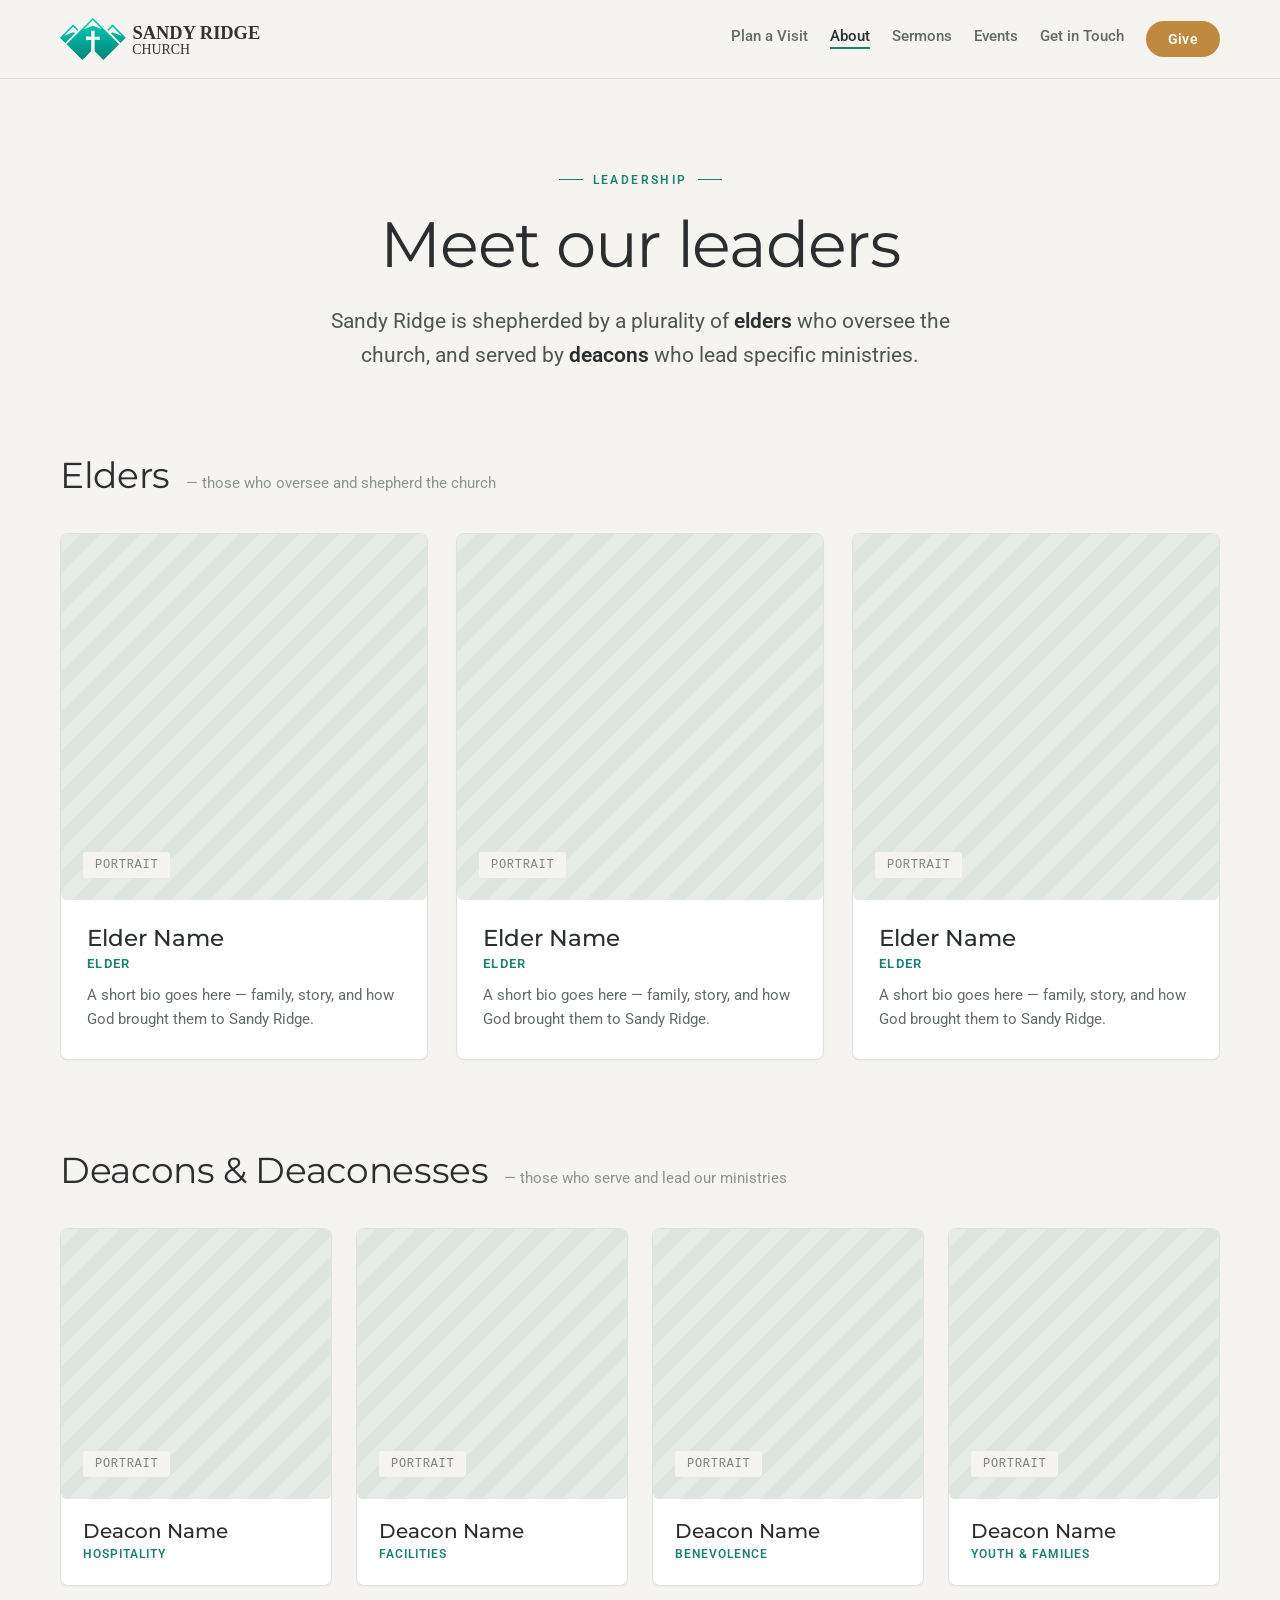
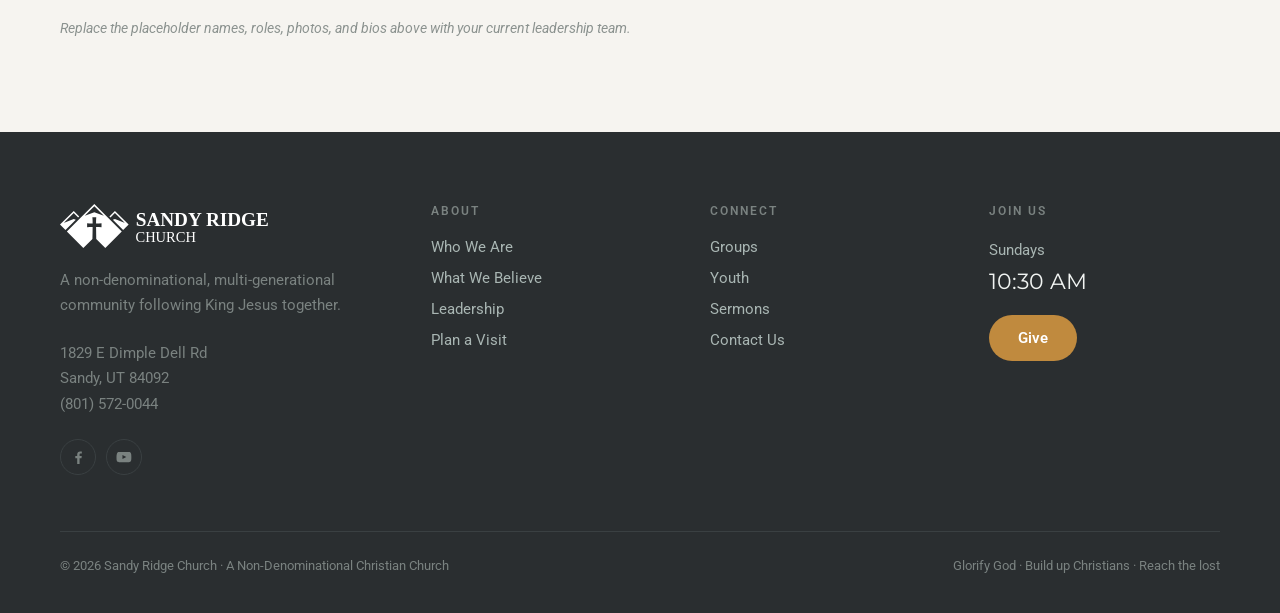
<file: leadership.html>
<!DOCTYPE html>
<html lang="en">
<head>
<meta charset="utf-8">
<meta name="viewport" content="width=device-width, initial-scale=1">
<title>Leadership | Sandy Ridge Church — Sandy, UT</title>
<meta name="description" content="Meet the elders and deacons who shepherd and serve Sandy Ridge Church, a non-denominational church in Sandy, Utah.">
<link rel="stylesheet" href="css/style.css">
<script type="application/ld+json">{"@context":"https://schema.org","@type":"Church","name":"Sandy Ridge Church","url":"https://soldoesdev.github.io/Sandy-Ridge-Church-Site","telephone":"+1-801-572-0044","address":{"@type":"PostalAddress","streetAddress":"1829 E Dimple Dell Rd","addressLocality":"Sandy","addressRegion":"UT","postalCode":"84092","addressCountry":"US"},"openingHoursSpecification":[{"@type":"OpeningHoursSpecification","dayOfWeek":"Sunday","opens":"10:30","closes":"12:00"}]}</script>
</head>
<body>

<nav class="site-nav">
  <div class="site-nav__inner">
    <a href="index.html" class="site-nav__logo">
      <img src="assets/sandy_ridge_logo_color.svg" alt="Sandy Ridge Church" width="207" height="42">
    </a>
    <div class="site-nav__links">
      <a href="plan-a-visit.html" class="nav-link ">Plan a Visit</a>
      <div class="nav-dropdown">
        <a href="about.html" class="nav-link active" aria-haspopup="true">About</a>
        <div class="nav-dropdown__menu">
          <div class="nav-dropdown__panel">
            <a href="about.html" class="nav-dropdown__item ">About Us</a>
            <a href="beliefs.html" class="nav-dropdown__item ">Beliefs</a>
            <a href="leadership.html" class="nav-dropdown__item active">Leadership</a>
            <a href="groups.html" class="nav-dropdown__item ">Groups</a>
            <a href="youth.html" class="nav-dropdown__item ">Youth</a>
          </div>
        </div>
      </div>
      <a href="sermons.html" class="nav-link ">Sermons</a>
      <a href="events.html" class="nav-link ">Events</a>
      <a href="contact.html" class="nav-link ">Get in Touch</a>
      <a href="give.html" class="nav-give">Give</a>
    </div>
    <button class="nav-burger" aria-label="Menu">
      <span></span><span></span><span></span>
    </button>
  </div>
  <div class="nav-mobile">
    <a href="plan-a-visit.html" class="nav-mobile__link ">Plan a Visit</a>
    <a href="about.html" class="nav-mobile__link ">About</a>
    <a href="about.html" class="nav-mobile__link nav-mobile__link--child ">About Us</a>
    <a href="beliefs.html" class="nav-mobile__link nav-mobile__link--child ">Beliefs</a>
    <a href="leadership.html" class="nav-mobile__link nav-mobile__link--child active">Leadership</a>
    <a href="groups.html" class="nav-mobile__link nav-mobile__link--child ">Groups</a>
    <a href="youth.html" class="nav-mobile__link nav-mobile__link--child ">Youth</a>
    <a href="sermons.html" class="nav-mobile__link ">Sermons</a>
    <a href="events.html" class="nav-mobile__link ">Events</a>
    <a href="contact.html" class="nav-mobile__link ">Get in Touch</a>
    <a href="give.html" class="nav-mobile__give">Give</a>
  </div>
</nav>
<main>

  <section class="container container--narrow" style="padding:86px 40px 0; text-align:center;">
    <div class="kicker" style="justify-content:center;"><span class="kicker__line"></span><span>Leadership</span><span class="kicker__line"></span></div>
    <h1 style="font-weight:400; font-size:64px; line-height:1.05; letter-spacing:-.02em; margin:0 0 26px;">Meet our leaders</h1>
    <p style="font-size:21px; line-height:1.65; color:#4E5654; max-width:680px; margin:0 auto;">Sandy Ridge is shepherded by a plurality of <strong style="font-weight:600; color:#2A2E30;">elders</strong> who oversee the church, and served by <strong style="font-weight:600; color:#2A2E30;">deacons</strong> who lead specific ministries.</p>
  </section>

  <section class="container" style="padding:80px 40px 40px;">
    <div style="display:flex; align-items:baseline; gap:16px; margin-bottom:36px;">
      <h2 style="font-weight:400; font-size:36px; margin:0; letter-spacing:-.01em;">Elders</h2>
      <span style="font-size:15px; color:#8B928F;">&mdash; those who oversee and shepherd the church</span>
    </div>
    <div style="display:grid; grid-template-columns:repeat(3,1fr); gap:28px;">
      
      <div class="card" style="padding:0; overflow:hidden;">
        <div class="photo-placeholder" style="aspect-ratio:1/1;"><span class="photo-placeholder__label">portrait</span></div>
        <div style="padding:24px 26px 28px;">
          <h3 style="font-weight:500; font-size:23px; margin:0 0 4px;">Elder Name</h3>
          <div style="font-size:13px; font-weight:600; letter-spacing:.1em; text-transform:uppercase; color:#1C7F76; margin-bottom:12px;">Elder</div>
          <p style="font-size:15px; line-height:1.6; color:#626A67; margin:0;">A short bio goes here &mdash; family, story, and how God brought them to Sandy Ridge.</p>
        </div>
      </div>
      <div class="card" style="padding:0; overflow:hidden;">
        <div class="photo-placeholder" style="aspect-ratio:1/1;"><span class="photo-placeholder__label">portrait</span></div>
        <div style="padding:24px 26px 28px;">
          <h3 style="font-weight:500; font-size:23px; margin:0 0 4px;">Elder Name</h3>
          <div style="font-size:13px; font-weight:600; letter-spacing:.1em; text-transform:uppercase; color:#1C7F76; margin-bottom:12px;">Elder</div>
          <p style="font-size:15px; line-height:1.6; color:#626A67; margin:0;">A short bio goes here &mdash; family, story, and how God brought them to Sandy Ridge.</p>
        </div>
      </div>
      <div class="card" style="padding:0; overflow:hidden;">
        <div class="photo-placeholder" style="aspect-ratio:1/1;"><span class="photo-placeholder__label">portrait</span></div>
        <div style="padding:24px 26px 28px;">
          <h3 style="font-weight:500; font-size:23px; margin:0 0 4px;">Elder Name</h3>
          <div style="font-size:13px; font-weight:600; letter-spacing:.1em; text-transform:uppercase; color:#1C7F76; margin-bottom:12px;">Elder</div>
          <p style="font-size:15px; line-height:1.6; color:#626A67; margin:0;">A short bio goes here &mdash; family, story, and how God brought them to Sandy Ridge.</p>
        </div>
      </div>
    </div>
  </section>

  <section class="container" style="padding:48px 40px 96px;">
    <div style="display:flex; align-items:baseline; gap:16px; margin-bottom:36px;">
      <h2 style="font-weight:400; font-size:36px; margin:0; letter-spacing:-.01em;">Deacons &amp; Deaconesses</h2>
      <span style="font-size:15px; color:#8B928F;">&mdash; those who serve and lead our ministries</span>
    </div>
    <div style="display:grid; grid-template-columns:repeat(4,1fr); gap:24px;">
      
      <div class="card" style="padding:0; overflow:hidden;">
        <div class="photo-placeholder" style="aspect-ratio:1/1;"><span class="photo-placeholder__label">portrait</span></div>
        <div style="padding:20px 22px 24px;">
          <h3 style="font-weight:500; font-size:20px; margin:0 0 4px;">Deacon Name</h3>
          <div style="font-size:12px; font-weight:600; letter-spacing:.08em; text-transform:uppercase; color:#1C7F76;">Hospitality</div>
        </div>
      </div>
      <div class="card" style="padding:0; overflow:hidden;">
        <div class="photo-placeholder" style="aspect-ratio:1/1;"><span class="photo-placeholder__label">portrait</span></div>
        <div style="padding:20px 22px 24px;">
          <h3 style="font-weight:500; font-size:20px; margin:0 0 4px;">Deacon Name</h3>
          <div style="font-size:12px; font-weight:600; letter-spacing:.08em; text-transform:uppercase; color:#1C7F76;">Facilities</div>
        </div>
      </div>
      <div class="card" style="padding:0; overflow:hidden;">
        <div class="photo-placeholder" style="aspect-ratio:1/1;"><span class="photo-placeholder__label">portrait</span></div>
        <div style="padding:20px 22px 24px;">
          <h3 style="font-weight:500; font-size:20px; margin:0 0 4px;">Deacon Name</h3>
          <div style="font-size:12px; font-weight:600; letter-spacing:.08em; text-transform:uppercase; color:#1C7F76;">Benevolence</div>
        </div>
      </div>
      <div class="card" style="padding:0; overflow:hidden;">
        <div class="photo-placeholder" style="aspect-ratio:1/1;"><span class="photo-placeholder__label">portrait</span></div>
        <div style="padding:20px 22px 24px;">
          <h3 style="font-weight:500; font-size:20px; margin:0 0 4px;">Deacon Name</h3>
          <div style="font-size:12px; font-weight:600; letter-spacing:.08em; text-transform:uppercase; color:#1C7F76;">Youth &amp; Families</div>
        </div>
      </div>
    </div>
    <p style="font-size:14px; color:#8B928F; margin:34px 0 0; font-style:italic;">Replace the placeholder names, roles, photos, and bios above with your current leadership team.</p>
  </section>

</main>

<footer class="site-footer">
  <div class="site-footer__inner">
    <div class="site-footer__grid">
      <div class="site-footer__brand">
        <img src="assets/sandy_ridge_logo_white.svg" alt="Sandy Ridge Church" width="217" height="44" loading="lazy">
        <p>A non-denominational, multi-generational community following King Jesus together.</p>
        <p class="site-footer__address">1829 E Dimple Dell Rd<br>Sandy, UT 84092<br>(801) 572-0044</p>
        <div class="site-footer__social">
          <a href="https://www.facebook.com/SandyRidgeCommunityChurch" target="_blank" rel="noopener" aria-label="Facebook"><svg viewBox="0 0 24 24" width="17" height="17" fill="currentColor" aria-hidden="true"><path d="M13.5 21v-8h2.7l.4-3.1h-3.1V7.9c0-.9.25-1.5 1.55-1.5H16.7V3.6c-.29-.04-1.29-.13-2.45-.13-2.42 0-4.08 1.48-4.08 4.2v2.34H7.5V13h2.67v8h3.33z"/></svg></a>
          <a href="https://www.youtube.com/@sandyridgechurch" target="_blank" rel="noopener" aria-label="YouTube"><svg viewBox="0 0 24 24" width="18" height="18" fill="currentColor" aria-hidden="true"><path d="M21.6 8.2s-.2-1.36-.8-1.96c-.76-.8-1.6-.8-2-.85C16.06 5.2 12 5.2 12 5.2h-.02s-4.05 0-6.78.2c-.4.05-1.24.05-2 .85-.6.6-.8 1.96-.8 1.96S2 9.8 2 11.4v1.5c0 1.6.2 3.2.2 3.2s.2 1.36.8 1.96c.76.8 1.76.77 2.2.86 1.6.15 6.8.2 6.8.2s4.06-.01 6.8-.21c.4-.05 1.24-.05 2-.85.6-.6.8-1.96.8-1.96s.2-1.6.2-3.2v-1.5c0-1.6-.2-3.2-.2-3.2zM9.95 14.75v-5.5l5.2 2.76-5.2 2.74z"/></svg></a>
        </div>
      </div>
      <div>
        <div class="site-footer__heading">About</div>
        <a href="about.html" class="footer-link">Who We Are</a>
        <a href="beliefs.html" class="footer-link">What We Believe</a>
        <a href="leadership.html" class="footer-link">Leadership</a>
        <a href="plan-a-visit.html" class="footer-link">Plan a Visit</a>
      </div>
      <div>
        <div class="site-footer__heading">Connect</div>
        <a href="groups.html" class="footer-link">Groups</a>
        <a href="youth.html" class="footer-link">Youth</a>
        <a href="sermons.html" class="footer-link">Sermons</a>
        <a href="contact.html" class="footer-link">Contact Us</a>
      </div>
      <div>
        <div class="site-footer__heading">Join Us</div>
        <p class="site-footer__times">Sundays</p>
        <p class="site-footer__time">10:30 AM</p>
        <a href="give.html" class="btn btn-primary btn-small">Give</a>
      </div>
    </div>
    <div class="site-footer__bottom">
      <span>&copy; 2026 Sandy Ridge Church &middot; A Non-Denominational Christian Church</span>
      <span>Glorify God &middot; Build up Christians &middot; Reach the lost</span>
    </div>
  </div>
</footer>
<script src="js/nav.js"></script>
</body>
</html>
</file>
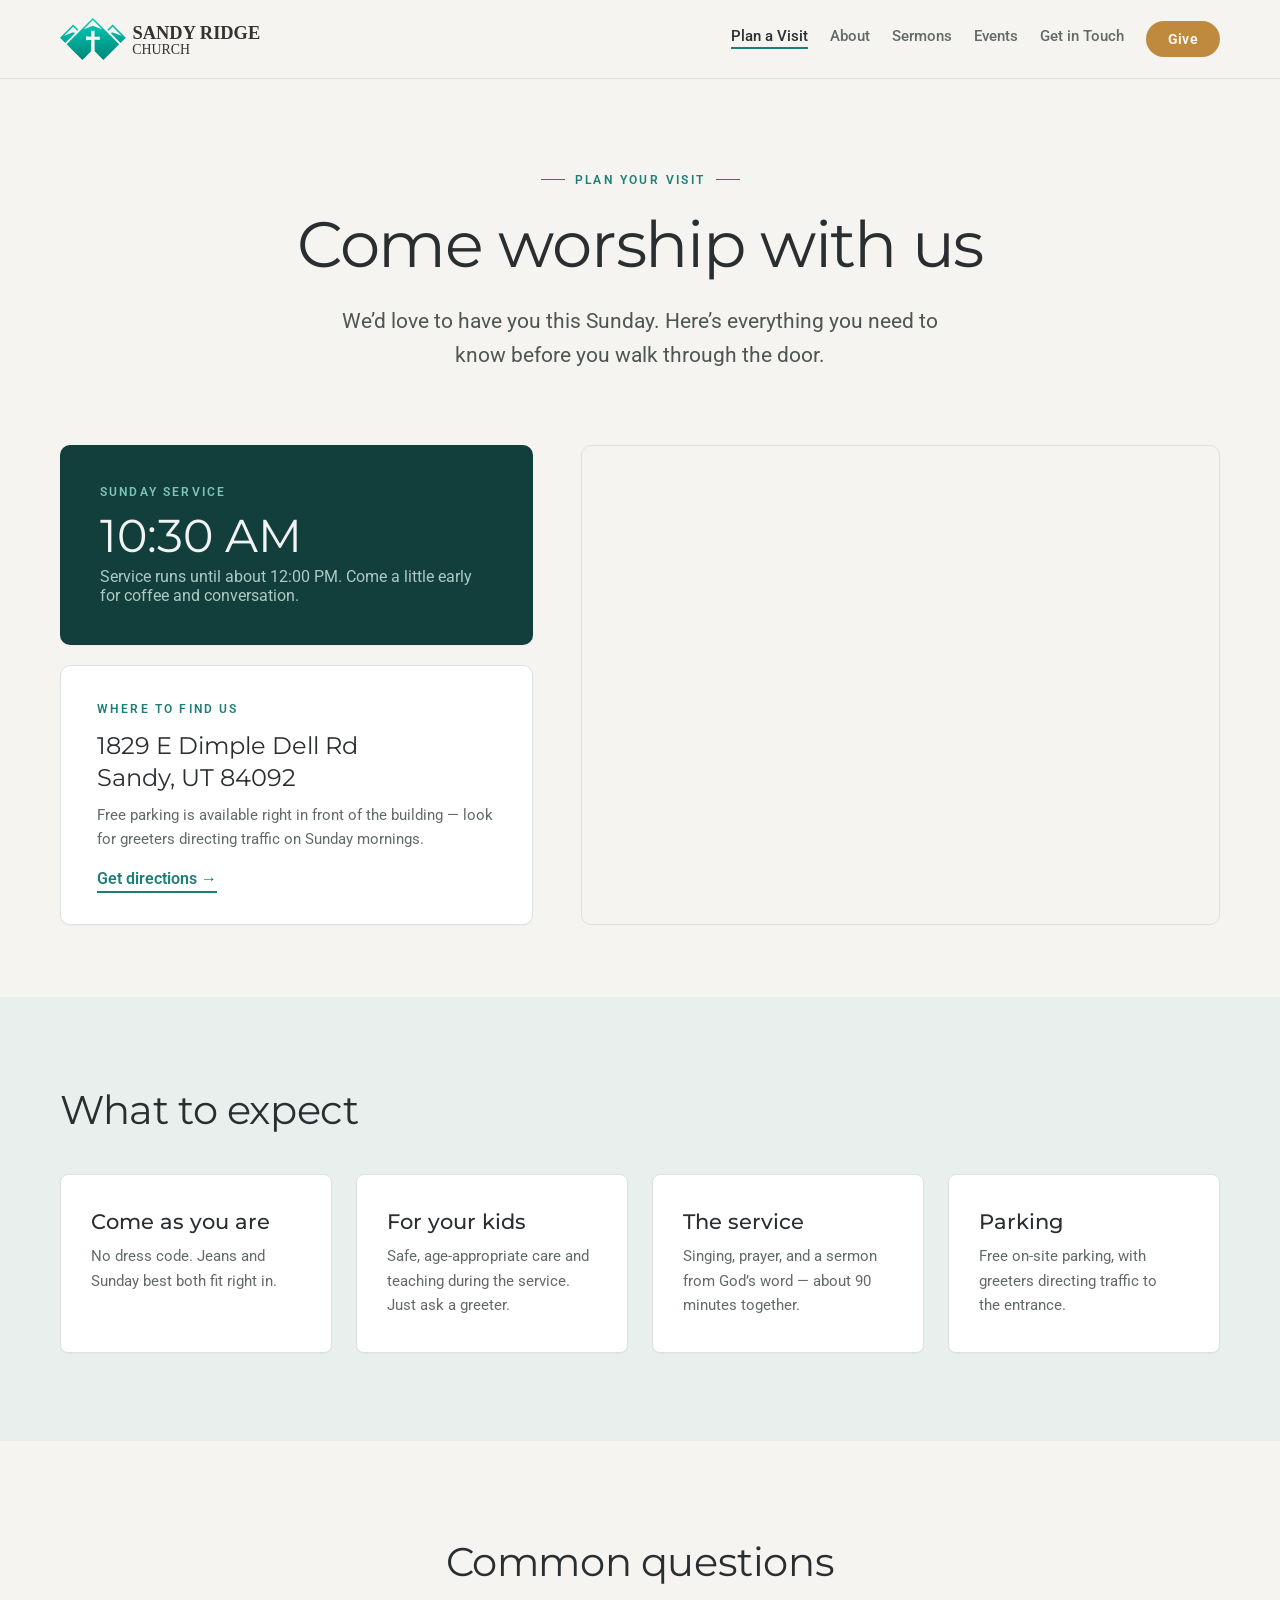
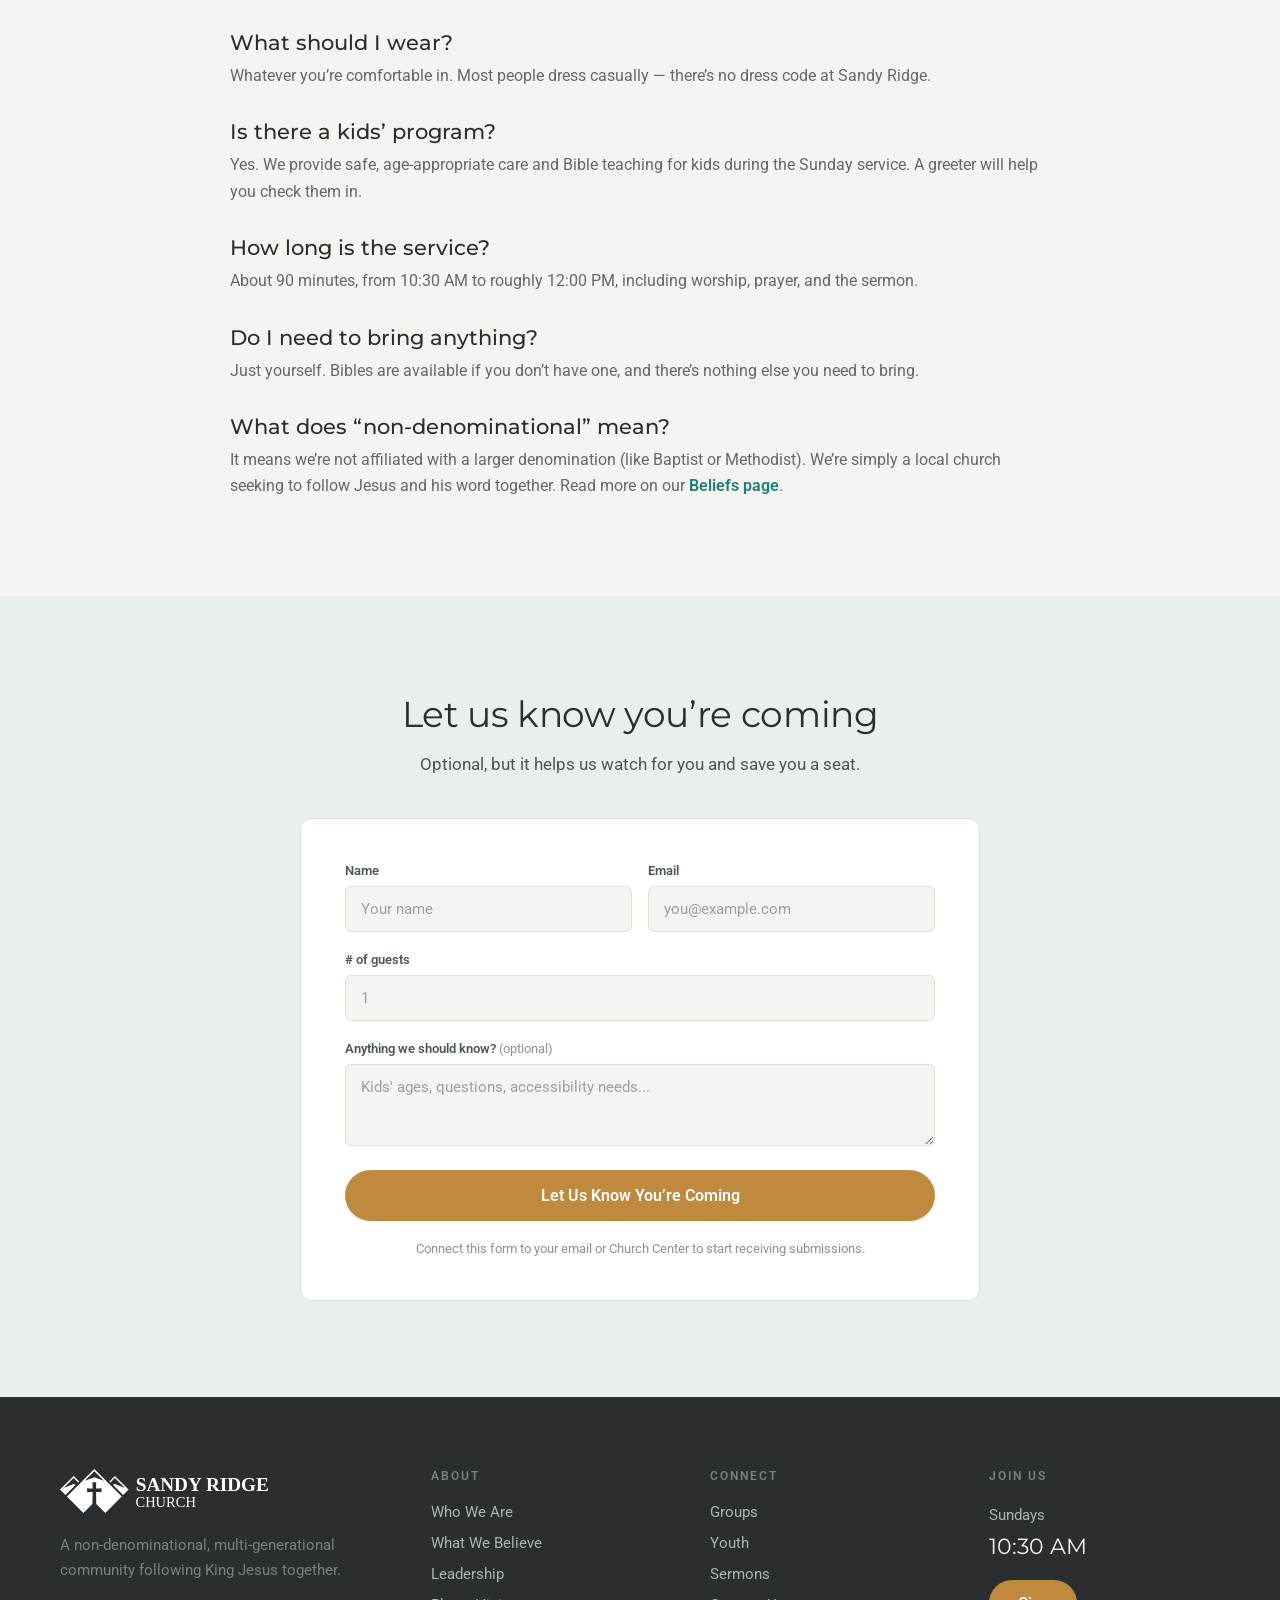
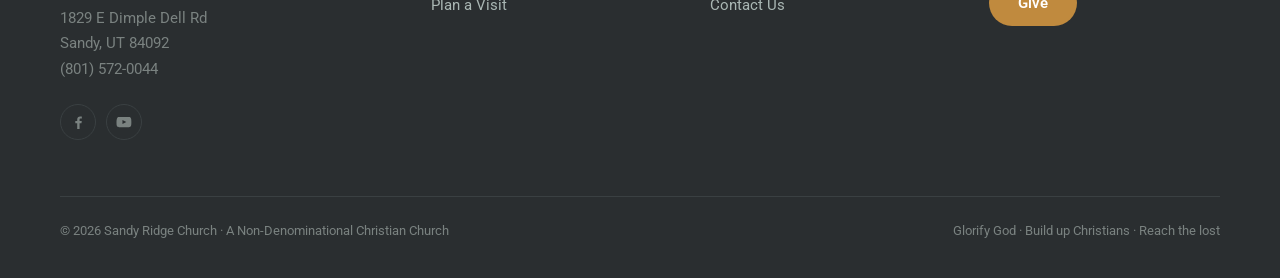
<file: plan-a-visit.html>
<!DOCTYPE html>
<html lang="en">
<head>
<meta charset="utf-8">
<meta name="viewport" content="width=device-width, initial-scale=1">
<title>Plan a Visit | Sandy Ridge Church — Sandy, UT</title>
<meta name="description" content="What to expect your first Sunday at Sandy Ridge Church: service times, parking, kids' programs, and directions to our Sandy, Utah location.">
<link rel="stylesheet" href="css/style.css">
<script type="application/ld+json">{"@context":"https://schema.org","@type":"Church","name":"Sandy Ridge Church","url":"https://soldoesdev.github.io/Sandy-Ridge-Church-Site","telephone":"+1-801-572-0044","address":{"@type":"PostalAddress","streetAddress":"1829 E Dimple Dell Rd","addressLocality":"Sandy","addressRegion":"UT","postalCode":"84092","addressCountry":"US"},"openingHoursSpecification":[{"@type":"OpeningHoursSpecification","dayOfWeek":"Sunday","opens":"10:30","closes":"12:00"}]}</script>
<script type="application/ld+json">{"@context":"https://schema.org","@type":"FAQPage","mainEntity":[{"@type":"Question","name":"What should I wear?","acceptedAnswer":{"@type":"Answer","text":"Whatever you're comfortable in. Most people dress casually — there's no dress code at Sandy Ridge."}},{"@type":"Question","name":"Is there a kids' program?","acceptedAnswer":{"@type":"Answer","text":"Yes. We provide safe, age-appropriate care and Bible teaching for kids during the Sunday service. A greeter will help you check them in."}},{"@type":"Question","name":"How long is the service?","acceptedAnswer":{"@type":"Answer","text":"About 90 minutes, from 10:30 AM to roughly 12:00 PM, including worship, prayer, and the sermon."}},{"@type":"Question","name":"Do I need to bring anything?","acceptedAnswer":{"@type":"Answer","text":"Just yourself. Bibles are available if you don't have one, and there's nothing else you need to bring."}},{"@type":"Question","name":"What does \u201cnon-denominational\u201d mean?","acceptedAnswer":{"@type":"Answer","text":"It means we're not affiliated with a larger denomination (like Baptist or Methodist). We're simply a local church seeking to follow Jesus and his word together."}}]}</script>
</head>
<body>

<nav class="site-nav">
  <div class="site-nav__inner">
    <a href="index.html" class="site-nav__logo">
      <img src="assets/sandy_ridge_logo_color.svg" alt="Sandy Ridge Church" width="207" height="42">
    </a>
    <div class="site-nav__links">
      <a href="plan-a-visit.html" class="nav-link active">Plan a Visit</a>
      <div class="nav-dropdown">
        <a href="about.html" class="nav-link " aria-haspopup="true">About</a>
        <div class="nav-dropdown__menu">
          <div class="nav-dropdown__panel">
            <a href="about.html" class="nav-dropdown__item ">About Us</a>
            <a href="beliefs.html" class="nav-dropdown__item ">Beliefs</a>
            <a href="leadership.html" class="nav-dropdown__item ">Leadership</a>
            <a href="groups.html" class="nav-dropdown__item ">Groups</a>
            <a href="youth.html" class="nav-dropdown__item ">Youth</a>
          </div>
        </div>
      </div>
      <a href="sermons.html" class="nav-link ">Sermons</a>
      <a href="events.html" class="nav-link ">Events</a>
      <a href="contact.html" class="nav-link ">Get in Touch</a>
      <a href="give.html" class="nav-give">Give</a>
    </div>
    <button class="nav-burger" aria-label="Menu">
      <span></span><span></span><span></span>
    </button>
  </div>
  <div class="nav-mobile">
    <a href="plan-a-visit.html" class="nav-mobile__link active">Plan a Visit</a>
    <a href="about.html" class="nav-mobile__link ">About</a>
    <a href="about.html" class="nav-mobile__link nav-mobile__link--child ">About Us</a>
    <a href="beliefs.html" class="nav-mobile__link nav-mobile__link--child ">Beliefs</a>
    <a href="leadership.html" class="nav-mobile__link nav-mobile__link--child ">Leadership</a>
    <a href="groups.html" class="nav-mobile__link nav-mobile__link--child ">Groups</a>
    <a href="youth.html" class="nav-mobile__link nav-mobile__link--child ">Youth</a>
    <a href="sermons.html" class="nav-mobile__link ">Sermons</a>
    <a href="events.html" class="nav-mobile__link ">Events</a>
    <a href="contact.html" class="nav-mobile__link ">Get in Touch</a>
    <a href="give.html" class="nav-mobile__give">Give</a>
  </div>
</nav>
<main>

  <section class="container container--narrow" style="padding:86px 40px 0; text-align:center;">
    <div class="kicker" style="justify-content:center;"><span class="kicker__line"></span><span>Plan Your Visit</span><span class="kicker__line"></span></div>
    <h1 style="font-weight:400; font-size:64px; line-height:1.05; letter-spacing:-.02em; margin:0 0 26px;">Come worship with us</h1>
    <p style="font-size:21px; line-height:1.65; color:#4E5654; max-width:640px; margin:0 auto;">We&rsquo;d love to have you this Sunday. Here&rsquo;s everything you need to know before you walk through the door.</p>
  </section>

  <section class="container" style="padding:72px 40px; display:grid; grid-template-columns:.85fr 1.15fr; gap:48px; align-items:stretch;">
    <div style="display:flex; flex-direction:column; gap:20px;">
      <div class="card card--dark" style="border-radius:10px; padding:40px;">
        <div style="font-size:12px; font-weight:600; letter-spacing:.18em; text-transform:uppercase; color:#7FC4BB; margin-bottom:14px;">Sunday Service</div>
        <div style="font-family:'Montserrat',sans-serif; font-size:46px; line-height:1; margin-bottom:8px;">10:30 AM</div>
        <p style="font-size:16px; color:#AFC9C4; margin:0;">Service runs until about 12:00 PM. Come a little early for coffee and conversation.</p>
      </div>
      <div class="card" style="border-radius:10px; padding:36px;">
        <div style="font-size:12px; font-weight:600; letter-spacing:.18em; text-transform:uppercase; color:#1C7F76; margin-bottom:14px;">Where to find us</div>
        <p style="font-family:'Montserrat',sans-serif; font-size:24px; line-height:1.35; margin:0 0 8px;">1829 E Dimple Dell Rd<br>Sandy, UT 84092</p>
        <p style="font-size:15px; line-height:1.6; color:#626A67; margin:0 0 18px;">Free parking is available right in front of the building &mdash; look for greeters directing traffic on Sunday mornings.</p>
        <a href="https://www.google.com/maps/search/?api=1&query=Sandy+Ridge+Church+1829+E+Dimple+Dell+Rd+Sandy+UT+84092" target="_blank" rel="noopener" class="text-link">Get directions &rarr;</a>
      </div>
    </div>
    <div style="position:relative; border-radius:10px; overflow:hidden; min-height:360px; border:1px solid #DCE2DF;">
      <iframe title="Map to Sandy Ridge Church" src="https://www.google.com/maps/embed?pb=!1m18!1m12!1m3!1d6062.576617514937!2d-111.8440637667156!3d40.55731007934911!2m3!1f0!2f0!3f0!3m2!1i1024!2i768!4f13.1!3m3!1m2!1s0x87527d64d635feb1%3A0xf9e0f20f6eb6d083!2sSandy+Ridge+Community+Church!5e0!3m2!1sen!2sus!4v1517265217014" style="position:absolute; inset:0; width:100%; height:100%; border:0;" allowfullscreen loading="lazy" referrerpolicy="no-referrer-when-downgrade"></iframe>
    </div>
  </section>

  <section class="section-alt">
    <div class="container" style="padding:88px 40px;">
      <h2 style="font-weight:400; font-size:40px; margin:0 0 40px; letter-spacing:-.01em;">What to expect</h2>
      <div style="display:grid; grid-template-columns:repeat(4,1fr); gap:24px;">
        <div class="card"><h3 style="font-weight:500; font-size:21px; margin:0 0 10px;">Come as you are</h3><p style="font-size:15px; line-height:1.65; color:#626A67; margin:0;">No dress code. Jeans and Sunday best both fit right in.</p></div>
        <div class="card"><h3 style="font-weight:500; font-size:21px; margin:0 0 10px;">For your kids</h3><p style="font-size:15px; line-height:1.65; color:#626A67; margin:0;">Safe, age-appropriate care and teaching during the service. Just ask a greeter.</p></div>
        <div class="card"><h3 style="font-weight:500; font-size:21px; margin:0 0 10px;">The service</h3><p style="font-size:15px; line-height:1.65; color:#626A67; margin:0;">Singing, prayer, and a sermon from God&rsquo;s word &mdash; about 90 minutes together.</p></div>
        <div class="card"><h3 style="font-weight:500; font-size:21px; margin:0 0 10px;">Parking</h3><p style="font-size:15px; line-height:1.65; color:#626A67; margin:0;">Free on-site parking, with greeters directing traffic to the entrance.</p></div>
      </div>
    </div>
  </section>

  <section class="container container--prose" style="padding:96px 40px;">
    <h2 style="font-weight:400; font-size:40px; margin:0 0 44px; letter-spacing:-.01em; text-align:center;">Common questions</h2>
    <div style="display:flex; flex-direction:column; gap:30px;">
      <div><h3 style="font-weight:500; font-size:21px; margin:0 0 8px;">What should I wear?</h3><p style="font-size:16px; line-height:1.65; color:#626A67; margin:0;">Whatever you&rsquo;re comfortable in. Most people dress casually &mdash; there&rsquo;s no dress code at Sandy Ridge.</p></div>
      <div><h3 style="font-weight:500; font-size:21px; margin:0 0 8px;">Is there a kids&rsquo; program?</h3><p style="font-size:16px; line-height:1.65; color:#626A67; margin:0;">Yes. We provide safe, age-appropriate care and Bible teaching for kids during the Sunday service. A greeter will help you check them in.</p></div>
      <div><h3 style="font-weight:500; font-size:21px; margin:0 0 8px;">How long is the service?</h3><p style="font-size:16px; line-height:1.65; color:#626A67; margin:0;">About 90 minutes, from 10:30 AM to roughly 12:00 PM, including worship, prayer, and the sermon.</p></div>
      <div><h3 style="font-weight:500; font-size:21px; margin:0 0 8px;">Do I need to bring anything?</h3><p style="font-size:16px; line-height:1.65; color:#626A67; margin:0;">Just yourself. Bibles are available if you don&rsquo;t have one, and there&rsquo;s nothing else you need to bring.</p></div>
      <div><h3 style="font-weight:500; font-size:21px; margin:0 0 8px;">What does &ldquo;non-denominational&rdquo; mean?</h3><p style="font-size:16px; line-height:1.65; color:#626A67; margin:0;">It means we&rsquo;re not affiliated with a larger denomination (like Baptist or Methodist). We&rsquo;re simply a local church seeking to follow Jesus and his word together. Read more on our <a href="beliefs.html" class="inline-link">Beliefs page</a>.</p></div>
    </div>
  </section>

  <section class="section-alt">
    <div class="container container--copy" style="max-width:760px; padding:96px 40px;">
      <div style="text-align:center; margin-bottom:40px;">
        <h2 style="font-weight:400; font-size:36px; margin:0 0 14px; letter-spacing:-.01em;">Let us know you&rsquo;re coming</h2>
        <p style="font-size:17px; line-height:1.65; color:#4E5654; margin:0;">Optional, but it helps us watch for you and save you a seat.</p>
      </div>
      <form style="background:#FFFFFF; border:1px solid #DCE2DF; border-radius:12px; padding:44px;" onsubmit="return false;">
        <div style="display:flex; flex-direction:column; gap:20px;">
          <div style="display:grid; grid-template-columns:1fr 1fr; gap:16px;">
            <div class="form-field">
              <label for="visit-name">Name</label>
              <input id="visit-name" class="form-input" type="text" placeholder="Your name" required>
            </div>
            <div class="form-field">
              <label for="visit-email">Email</label>
              <input id="visit-email" class="form-input" type="email" placeholder="you@example.com" required>
            </div>
          </div>
          <div class="form-field">
            <label for="visit-guests"># of guests</label>
            <input id="visit-guests" class="form-input" type="number" min="1" placeholder="1">
          </div>
          <div class="form-field">
            <label for="visit-notes">Anything we should know? <span style="font-weight:400; color:#8B928F;">(optional)</span></label>
            <textarea id="visit-notes" class="form-input" rows="3" placeholder="Kids' ages, questions, accessibility needs..."></textarea>
          </div>
          <button type="submit" class="form-submit">Let Us Know You&rsquo;re Coming</button>
          <p style="font-size:13px; color:#8B928F; margin:0; text-align:center;">Connect this form to your email or Church Center to start receiving submissions.</p>
        </div>
      </form>
    </div>
  </section>

</main>

<footer class="site-footer">
  <div class="site-footer__inner">
    <div class="site-footer__grid">
      <div class="site-footer__brand">
        <img src="assets/sandy_ridge_logo_white.svg" alt="Sandy Ridge Church" width="217" height="44" loading="lazy">
        <p>A non-denominational, multi-generational community following King Jesus together.</p>
        <p class="site-footer__address">1829 E Dimple Dell Rd<br>Sandy, UT 84092<br>(801) 572-0044</p>
        <div class="site-footer__social">
          <a href="https://www.facebook.com/SandyRidgeCommunityChurch" target="_blank" rel="noopener" aria-label="Facebook"><svg viewBox="0 0 24 24" width="17" height="17" fill="currentColor" aria-hidden="true"><path d="M13.5 21v-8h2.7l.4-3.1h-3.1V7.9c0-.9.25-1.5 1.55-1.5H16.7V3.6c-.29-.04-1.29-.13-2.45-.13-2.42 0-4.08 1.48-4.08 4.2v2.34H7.5V13h2.67v8h3.33z"/></svg></a>
          <a href="https://www.youtube.com/@sandyridgechurch" target="_blank" rel="noopener" aria-label="YouTube"><svg viewBox="0 0 24 24" width="18" height="18" fill="currentColor" aria-hidden="true"><path d="M21.6 8.2s-.2-1.36-.8-1.96c-.76-.8-1.6-.8-2-.85C16.06 5.2 12 5.2 12 5.2h-.02s-4.05 0-6.78.2c-.4.05-1.24.05-2 .85-.6.6-.8 1.96-.8 1.96S2 9.8 2 11.4v1.5c0 1.6.2 3.2.2 3.2s.2 1.36.8 1.96c.76.8 1.76.77 2.2.86 1.6.15 6.8.2 6.8.2s4.06-.01 6.8-.21c.4-.05 1.24-.05 2-.85.6-.6.8-1.96.8-1.96s.2-1.6.2-3.2v-1.5c0-1.6-.2-3.2-.2-3.2zM9.95 14.75v-5.5l5.2 2.76-5.2 2.74z"/></svg></a>
        </div>
      </div>
      <div>
        <div class="site-footer__heading">About</div>
        <a href="about.html" class="footer-link">Who We Are</a>
        <a href="beliefs.html" class="footer-link">What We Believe</a>
        <a href="leadership.html" class="footer-link">Leadership</a>
        <a href="plan-a-visit.html" class="footer-link">Plan a Visit</a>
      </div>
      <div>
        <div class="site-footer__heading">Connect</div>
        <a href="groups.html" class="footer-link">Groups</a>
        <a href="youth.html" class="footer-link">Youth</a>
        <a href="sermons.html" class="footer-link">Sermons</a>
        <a href="contact.html" class="footer-link">Contact Us</a>
      </div>
      <div>
        <div class="site-footer__heading">Join Us</div>
        <p class="site-footer__times">Sundays</p>
        <p class="site-footer__time">10:30 AM</p>
        <a href="give.html" class="btn btn-primary btn-small">Give</a>
      </div>
    </div>
    <div class="site-footer__bottom">
      <span>&copy; 2026 Sandy Ridge Church &middot; A Non-Denominational Christian Church</span>
      <span>Glorify God &middot; Build up Christians &middot; Reach the lost</span>
    </div>
  </div>
</footer>
<script src="js/nav.js"></script>
</body>
</html>
</file>
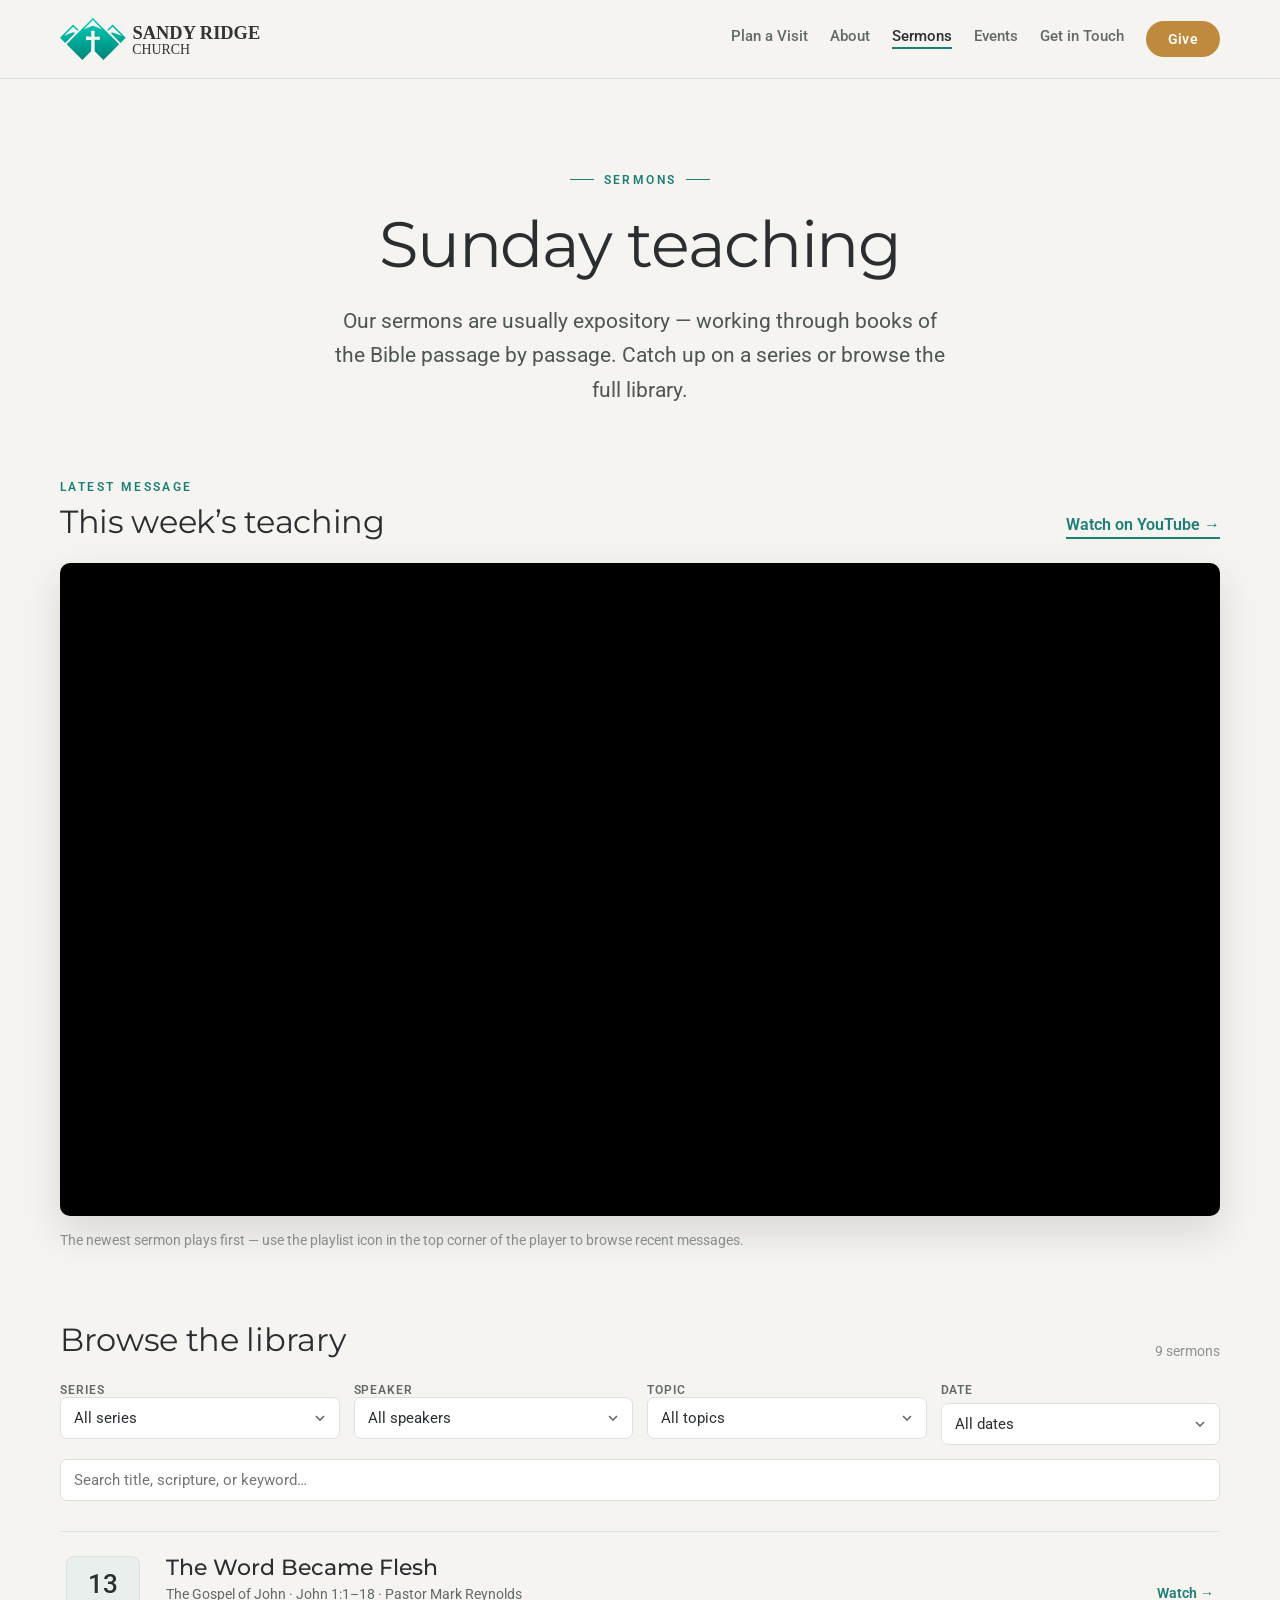
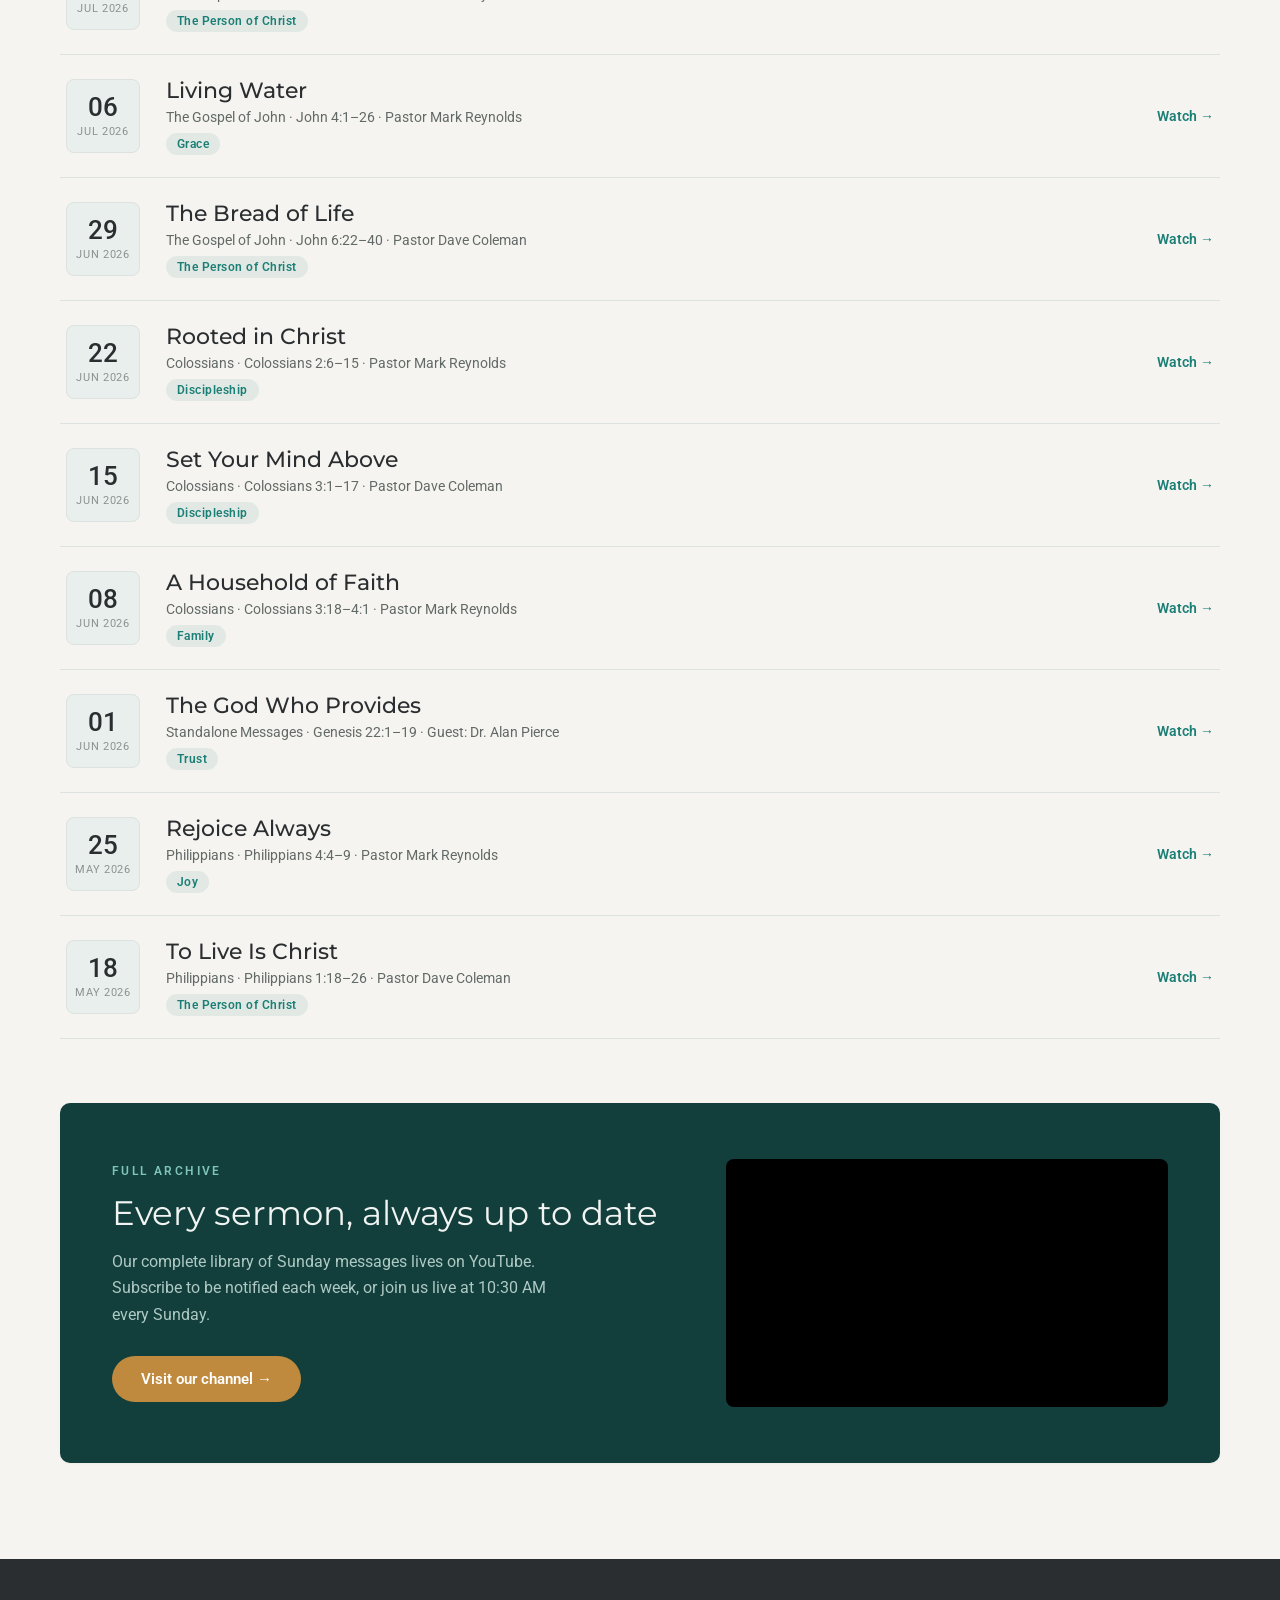
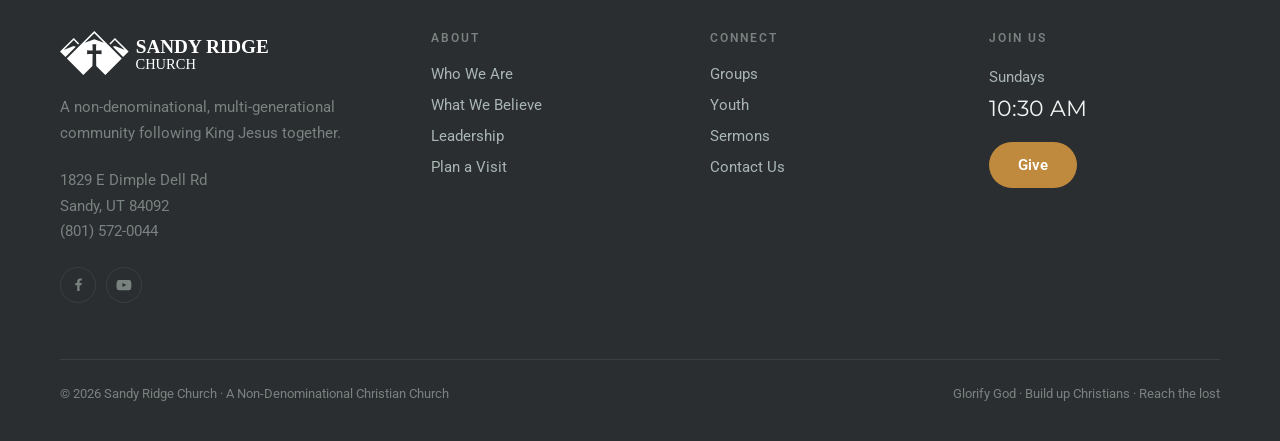
<file: sermons.html>
<!DOCTYPE html>
<html lang="en">
<head>
<meta charset="utf-8">
<meta name="viewport" content="width=device-width, initial-scale=1">
<title>Sermons | Sandy Ridge Church — Sandy, UT</title>
<meta name="description" content="Watch live and past Sunday sermons from Sandy Ridge Church, a non-denominational church in Sandy, Utah, teaching through the Bible book by book.">
<link rel="stylesheet" href="css/style.css">
<script type="application/ld+json">{"@context":"https://schema.org","@type":"Church","name":"Sandy Ridge Church","url":"https://soldoesdev.github.io/Sandy-Ridge-Church-Site","telephone":"+1-801-572-0044","address":{"@type":"PostalAddress","streetAddress":"1829 E Dimple Dell Rd","addressLocality":"Sandy","addressRegion":"UT","postalCode":"84092","addressCountry":"US"},"openingHoursSpecification":[{"@type":"OpeningHoursSpecification","dayOfWeek":"Sunday","opens":"10:30","closes":"12:00"}]}</script>
</head>
<body>

<nav class="site-nav">
  <div class="site-nav__inner">
    <a href="index.html" class="site-nav__logo">
      <img src="assets/sandy_ridge_logo_color.svg" alt="Sandy Ridge Church" width="207" height="42">
    </a>
    <div class="site-nav__links">
      <a href="plan-a-visit.html" class="nav-link ">Plan a Visit</a>
      <div class="nav-dropdown">
        <a href="about.html" class="nav-link " aria-haspopup="true">About</a>
        <div class="nav-dropdown__menu">
          <div class="nav-dropdown__panel">
            <a href="about.html" class="nav-dropdown__item ">About Us</a>
            <a href="beliefs.html" class="nav-dropdown__item ">Beliefs</a>
            <a href="leadership.html" class="nav-dropdown__item ">Leadership</a>
            <a href="groups.html" class="nav-dropdown__item ">Groups</a>
            <a href="youth.html" class="nav-dropdown__item ">Youth</a>
          </div>
        </div>
      </div>
      <a href="sermons.html" class="nav-link active">Sermons</a>
      <a href="events.html" class="nav-link ">Events</a>
      <a href="contact.html" class="nav-link ">Get in Touch</a>
      <a href="give.html" class="nav-give">Give</a>
    </div>
    <button class="nav-burger" aria-label="Menu">
      <span></span><span></span><span></span>
    </button>
  </div>
  <div class="nav-mobile">
    <a href="plan-a-visit.html" class="nav-mobile__link ">Plan a Visit</a>
    <a href="about.html" class="nav-mobile__link ">About</a>
    <a href="about.html" class="nav-mobile__link nav-mobile__link--child ">About Us</a>
    <a href="beliefs.html" class="nav-mobile__link nav-mobile__link--child ">Beliefs</a>
    <a href="leadership.html" class="nav-mobile__link nav-mobile__link--child ">Leadership</a>
    <a href="groups.html" class="nav-mobile__link nav-mobile__link--child ">Groups</a>
    <a href="youth.html" class="nav-mobile__link nav-mobile__link--child ">Youth</a>
    <a href="sermons.html" class="nav-mobile__link active">Sermons</a>
    <a href="events.html" class="nav-mobile__link ">Events</a>
    <a href="contact.html" class="nav-mobile__link ">Get in Touch</a>
    <a href="give.html" class="nav-mobile__give">Give</a>
  </div>
</nav>
<main>

  <section class="container container--narrow" style="padding:86px 40px 0; text-align:center;">
    <div class="kicker" style="justify-content:center;"><span class="kicker__line"></span><span>Sermons</span><span class="kicker__line"></span></div>
    <h1 style="font-weight:400; font-size:64px; line-height:1.05; letter-spacing:-.02em; margin:0 0 26px;">Sunday teaching</h1>
    <p style="font-size:21px; line-height:1.65; color:#4E5654; max-width:640px; margin:0 auto;">Our sermons are usually expository &mdash; working through books of the Bible passage by passage. Catch up on a series or browse the full library.</p>
  </section>

  <section class="container" style="padding:72px 40px 24px;">
    <div style="display:flex; align-items:flex-end; justify-content:space-between; gap:24px; margin-bottom:24px; flex-wrap:wrap;">
      <div>
        <div style="font-size:12px; font-weight:600; letter-spacing:.2em; text-transform:uppercase; color:#1C7F76; margin-bottom:10px;">Latest Message</div>
        <h2 style="font-weight:400; font-size:32px; line-height:1.12; margin:0; letter-spacing:-.01em;">This week&rsquo;s teaching</h2>
      </div>
      <a href="https://www.youtube.com/@sandyridgechurch" class="text-link" target="_blank" rel="noopener">Watch on YouTube &rarr;</a>
    </div>
    <div style="position:relative; aspect-ratio:16/9; border-radius:10px; overflow:hidden; background:#000; box-shadow:0 16px 40px rgba(42,46,48,.14);">
      <iframe style="position:absolute; inset:0; width:100%; height:100%; border:0;" src="https://www.youtube.com/embed?listType=playlist&list=UU8fvQzA4vhq0C3ffBFyfpIw&rel=0" title="Sandy Ridge Church sermons" allow="accelerometer; autoplay; clipboard-write; encrypted-media; gyroscope; picture-in-picture; web-share" referrerpolicy="strict-origin-when-cross-origin" allowfullscreen></iframe>
    </div>
    <p style="font-size:14px; color:#8B928F; margin:16px 0 0;">The newest sermon plays first &mdash; use the playlist icon in the top corner of the player to browse recent messages.</p>
  </section>

  <section class="container" style="padding:48px 40px 40px;">
    <div style="display:flex; align-items:flex-end; justify-content:space-between; gap:24px; margin-bottom:24px; flex-wrap:wrap;">
      <h2 style="font-weight:400; font-size:32px; margin:0; letter-spacing:-.01em;">Browse the library</h2>
      <span id="sermon-count" style="font-size:14px; color:#8B928F;"></span>
    </div>

    <div class="sermon-filters" style="display:grid; grid-template-columns:repeat(4,1fr); gap:14px; margin-bottom:14px;">
      <label style="display:flex; flex-direction:column; gap:6px; font-size:12px; font-weight:600; letter-spacing:.08em; text-transform:uppercase; color:#626A67;">Series
        <select id="filter-series" class="sermon-select"><option value="">All series</option></select>
      </label>
      <label style="display:flex; flex-direction:column; gap:6px; font-size:12px; font-weight:600; letter-spacing:.08em; text-transform:uppercase; color:#626A67;">Speaker
        <select id="filter-speaker" class="sermon-select"><option value="">All speakers</option></select>
      </label>
      <label style="display:flex; flex-direction:column; gap:6px; font-size:12px; font-weight:600; letter-spacing:.08em; text-transform:uppercase; color:#626A67;">Topic
        <select id="filter-topic" class="sermon-select"><option value="">All topics</option></select>
      </label>
      <label style="display:flex; flex-direction:column; gap:6px; font-size:12px; font-weight:600; letter-spacing:.08em; text-transform:uppercase; color:#626A67;">Date
        <select id="filter-year" class="sermon-select"><option value="">All dates</option></select>
      </label>
    </div>

    <div style="display:flex; gap:14px; align-items:center; flex-wrap:wrap; margin-bottom:30px;">
      <input id="filter-search" type="search" placeholder="Search title, scripture, or keyword&hellip;" class="sermon-select" style="flex:1 1 240px; min-width:0;">
      <button id="filter-clear" type="button" class="btn btn-secondary btn-small" style="display:none;">Clear filters</button>
    </div>

    <div id="sermon-list" style="border-top:1px solid #DCE2DF;"></div>

    <div id="sermon-empty" style="display:none; text-align:center; padding:56px 20px;">
      <p style="font-size:17px; color:#626A67; margin:0 0 6px;">No sermons match those filters.</p>
      <p style="font-size:14px; color:#8B928F; margin:0;">Try clearing a filter or searching a different term.</p>
    </div>
  </section>

  <section class="container" style="padding:24px 40px 96px;">
    <div class="card card--dark" style="border-radius:10px; padding:56px 52px; display:grid; grid-template-columns:1.3fr 1fr; gap:40px; align-items:center;">
      <div>
        <div style="font-size:12px; font-weight:600; letter-spacing:.2em; text-transform:uppercase; color:#7FC4BB; margin-bottom:16px;">Full Archive</div>
        <h2 style="font-weight:400; font-size:34px; line-height:1.14; margin:0 0 16px;">Every sermon, always up to date</h2>
        <p style="font-size:16px; line-height:1.65; color:#AFC9C4; margin:0 0 28px; max-width:440px;">Our complete library of Sunday messages lives on YouTube. Subscribe to be notified each week, or join us live at 10:30 AM every Sunday.</p>
        <a href="https://www.youtube.com/@sandyridgechurch" class="btn btn-primary btn-small" target="_blank" rel="noopener">Visit our channel &rarr;</a>
      </div>
      <div style="position:relative; aspect-ratio:16/9; border-radius:8px; overflow:hidden; background:#000;">
        <iframe style="position:absolute; inset:0; width:100%; height:100%; border:0;" src="https://www.youtube.com/embed?listType=playlist&list=UU8fvQzA4vhq0C3ffBFyfpIw&rel=0" title="Sandy Ridge Church sermon archive" allow="accelerometer; autoplay; clipboard-write; encrypted-media; gyroscope; picture-in-picture; web-share" referrerpolicy="strict-origin-when-cross-origin" allowfullscreen></iframe>
      </div>
    </div>
  </section>

</main>

<footer class="site-footer">
  <div class="site-footer__inner">
    <div class="site-footer__grid">
      <div class="site-footer__brand">
        <img src="assets/sandy_ridge_logo_white.svg" alt="Sandy Ridge Church" width="217" height="44" loading="lazy">
        <p>A non-denominational, multi-generational community following King Jesus together.</p>
        <p class="site-footer__address">1829 E Dimple Dell Rd<br>Sandy, UT 84092<br>(801) 572-0044</p>
        <div class="site-footer__social">
          <a href="https://www.facebook.com/SandyRidgeCommunityChurch" target="_blank" rel="noopener" aria-label="Facebook"><svg viewBox="0 0 24 24" width="17" height="17" fill="currentColor" aria-hidden="true"><path d="M13.5 21v-8h2.7l.4-3.1h-3.1V7.9c0-.9.25-1.5 1.55-1.5H16.7V3.6c-.29-.04-1.29-.13-2.45-.13-2.42 0-4.08 1.48-4.08 4.2v2.34H7.5V13h2.67v8h3.33z"/></svg></a>
          <a href="https://www.youtube.com/@sandyridgechurch" target="_blank" rel="noopener" aria-label="YouTube"><svg viewBox="0 0 24 24" width="18" height="18" fill="currentColor" aria-hidden="true"><path d="M21.6 8.2s-.2-1.36-.8-1.96c-.76-.8-1.6-.8-2-.85C16.06 5.2 12 5.2 12 5.2h-.02s-4.05 0-6.78.2c-.4.05-1.24.05-2 .85-.6.6-.8 1.96-.8 1.96S2 9.8 2 11.4v1.5c0 1.6.2 3.2.2 3.2s.2 1.36.8 1.96c.76.8 1.76.77 2.2.86 1.6.15 6.8.2 6.8.2s4.06-.01 6.8-.21c.4-.05 1.24-.05 2-.85.6-.6.8-1.96.8-1.96s.2-1.6.2-3.2v-1.5c0-1.6-.2-3.2-.2-3.2zM9.95 14.75v-5.5l5.2 2.76-5.2 2.74z"/></svg></a>
        </div>
      </div>
      <div>
        <div class="site-footer__heading">About</div>
        <a href="about.html" class="footer-link">Who We Are</a>
        <a href="beliefs.html" class="footer-link">What We Believe</a>
        <a href="leadership.html" class="footer-link">Leadership</a>
        <a href="plan-a-visit.html" class="footer-link">Plan a Visit</a>
      </div>
      <div>
        <div class="site-footer__heading">Connect</div>
        <a href="groups.html" class="footer-link">Groups</a>
        <a href="youth.html" class="footer-link">Youth</a>
        <a href="sermons.html" class="footer-link">Sermons</a>
        <a href="contact.html" class="footer-link">Contact Us</a>
      </div>
      <div>
        <div class="site-footer__heading">Join Us</div>
        <p class="site-footer__times">Sundays</p>
        <p class="site-footer__time">10:30 AM</p>
        <a href="give.html" class="btn btn-primary btn-small">Give</a>
      </div>
    </div>
    <div class="site-footer__bottom">
      <span>&copy; 2026 Sandy Ridge Church &middot; A Non-Denominational Christian Church</span>
      <span>Glorify God &middot; Build up Christians &middot; Reach the lost</span>
    </div>
  </div>
</footer>
<script src="js/sermons.js"></script>
<script src="js/nav.js"></script>
</body>
</html>
</file>
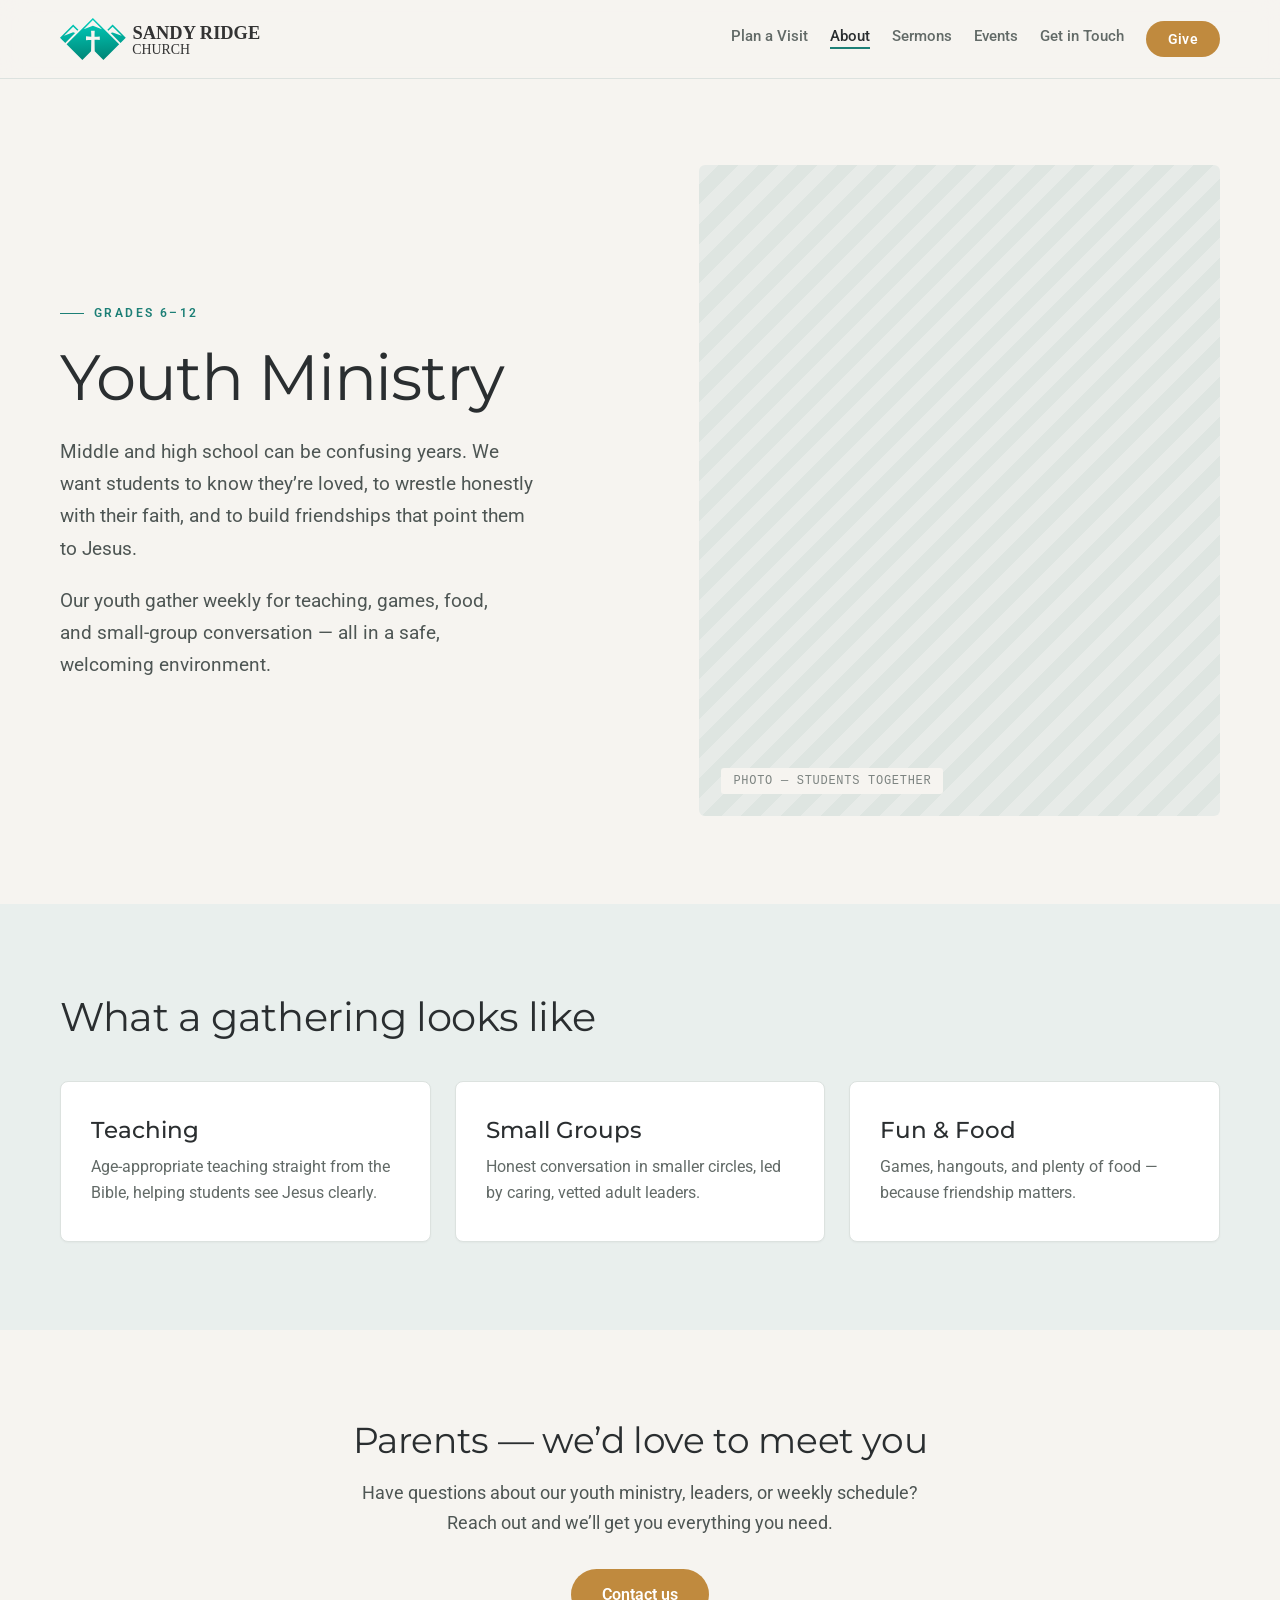
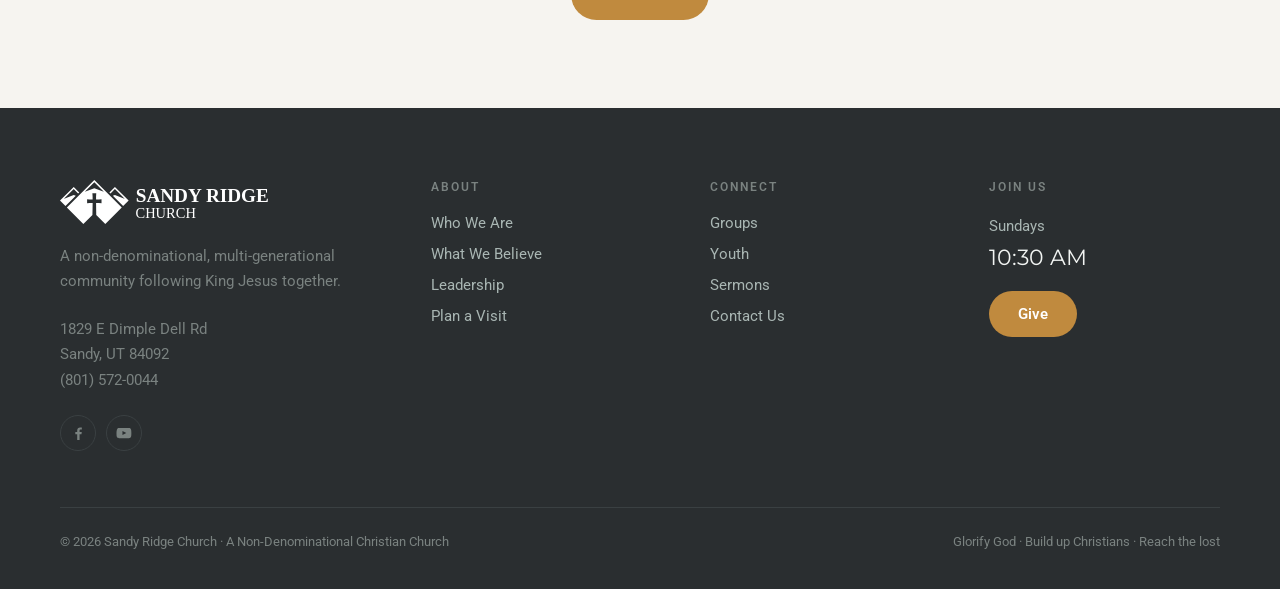
<file: youth.html>
<!DOCTYPE html>
<html lang="en">
<head>
<meta charset="utf-8">
<meta name="viewport" content="width=device-width, initial-scale=1">
<title>Youth Ministry | Sandy Ridge Church — Sandy, UT</title>
<meta name="description" content="Sandy Ridge Church's youth ministry for grades 6–12 in Sandy, Utah — weekly teaching, games, food, and small-group conversation.">
<link rel="stylesheet" href="css/style.css">
<script type="application/ld+json">{"@context":"https://schema.org","@type":"Church","name":"Sandy Ridge Church","url":"https://soldoesdev.github.io/Sandy-Ridge-Church-Site","telephone":"+1-801-572-0044","address":{"@type":"PostalAddress","streetAddress":"1829 E Dimple Dell Rd","addressLocality":"Sandy","addressRegion":"UT","postalCode":"84092","addressCountry":"US"},"openingHoursSpecification":[{"@type":"OpeningHoursSpecification","dayOfWeek":"Sunday","opens":"10:30","closes":"12:00"}]}</script>
</head>
<body>

<nav class="site-nav">
  <div class="site-nav__inner">
    <a href="index.html" class="site-nav__logo">
      <img src="assets/sandy_ridge_logo_color.svg" alt="Sandy Ridge Church" width="207" height="42">
    </a>
    <div class="site-nav__links">
      <a href="plan-a-visit.html" class="nav-link ">Plan a Visit</a>
      <div class="nav-dropdown">
        <a href="about.html" class="nav-link active" aria-haspopup="true">About</a>
        <div class="nav-dropdown__menu">
          <div class="nav-dropdown__panel">
            <a href="about.html" class="nav-dropdown__item ">About Us</a>
            <a href="beliefs.html" class="nav-dropdown__item ">Beliefs</a>
            <a href="leadership.html" class="nav-dropdown__item ">Leadership</a>
            <a href="groups.html" class="nav-dropdown__item ">Groups</a>
            <a href="youth.html" class="nav-dropdown__item active">Youth</a>
          </div>
        </div>
      </div>
      <a href="sermons.html" class="nav-link ">Sermons</a>
      <a href="events.html" class="nav-link ">Events</a>
      <a href="contact.html" class="nav-link ">Get in Touch</a>
      <a href="give.html" class="nav-give">Give</a>
    </div>
    <button class="nav-burger" aria-label="Menu">
      <span></span><span></span><span></span>
    </button>
  </div>
  <div class="nav-mobile">
    <a href="plan-a-visit.html" class="nav-mobile__link ">Plan a Visit</a>
    <a href="about.html" class="nav-mobile__link ">About</a>
    <a href="about.html" class="nav-mobile__link nav-mobile__link--child ">About Us</a>
    <a href="beliefs.html" class="nav-mobile__link nav-mobile__link--child ">Beliefs</a>
    <a href="leadership.html" class="nav-mobile__link nav-mobile__link--child ">Leadership</a>
    <a href="groups.html" class="nav-mobile__link nav-mobile__link--child ">Groups</a>
    <a href="youth.html" class="nav-mobile__link nav-mobile__link--child active">Youth</a>
    <a href="sermons.html" class="nav-mobile__link ">Sermons</a>
    <a href="events.html" class="nav-mobile__link ">Events</a>
    <a href="contact.html" class="nav-mobile__link ">Get in Touch</a>
    <a href="give.html" class="nav-mobile__give">Give</a>
  </div>
</nav>
<main>

  <section class="container" style="padding:86px 40px 88px; display:grid; grid-template-columns:1.05fr .95fr; gap:64px; align-items:center;">
    <div>
      <div class="kicker"><span class="kicker__line"></span><span>Grades 6&ndash;12</span></div>
      <h1 style="font-weight:400; font-size:64px; line-height:1.05; letter-spacing:-.02em; margin:0 0 24px;">Youth Ministry</h1>
      <p style="font-size:19px; line-height:1.7; color:#4E5654; margin:0 0 20px; max-width:480px;">Middle and high school can be confusing years. We want students to know they&rsquo;re loved, to wrestle honestly with their faith, and to build friendships that point them to Jesus.</p>
      <p style="font-size:19px; line-height:1.7; color:#4E5654; margin:0; max-width:480px;">Our youth gather weekly for teaching, games, food, and small-group conversation &mdash; all in a safe, welcoming environment.</p>
    </div>
    <div class="photo-placeholder" style="aspect-ratio:4/5;"><span class="photo-placeholder__label">photo — students together</span></div>
  </section>

  <section class="section-alt">
    <div class="container" style="padding:88px 40px;">
      <h2 style="font-weight:400; font-size:40px; margin:0 0 40px; letter-spacing:-.01em;">What a gathering looks like</h2>
      <div style="display:grid; grid-template-columns:repeat(3,1fr); gap:24px;">
        <div class="card"><h3 style="font-weight:500; font-size:23px; margin:0 0 10px;">Teaching</h3><p style="font-size:16px; line-height:1.65; color:#626A67; margin:0;">Age-appropriate teaching straight from the Bible, helping students see Jesus clearly.</p></div>
        <div class="card"><h3 style="font-weight:500; font-size:23px; margin:0 0 10px;">Small Groups</h3><p style="font-size:16px; line-height:1.65; color:#626A67; margin:0;">Honest conversation in smaller circles, led by caring, vetted adult leaders.</p></div>
        <div class="card"><h3 style="font-weight:500; font-size:23px; margin:0 0 10px;">Fun &amp; Food</h3><p style="font-size:16px; line-height:1.65; color:#626A67; margin:0;">Games, hangouts, and plenty of food &mdash; because friendship matters.</p></div>
      </div>
    </div>
  </section>

  <section class="container container--prose" style="padding:88px 40px; text-align:center;">
    <h2 style="font-weight:400; font-size:36px; margin:0 0 16px; letter-spacing:-.01em;">Parents &mdash; we&rsquo;d love to meet you</h2>
    <p style="font-size:18px; line-height:1.7; color:#4E5654; margin:0 0 30px; max-width:560px; margin-left:auto; margin-right:auto;">Have questions about our youth ministry, leaders, or weekly schedule? Reach out and we&rsquo;ll get you everything you need.</p>
    <a href="contact.html" class="btn btn-primary">Contact us</a>
  </section>

</main>

<footer class="site-footer">
  <div class="site-footer__inner">
    <div class="site-footer__grid">
      <div class="site-footer__brand">
        <img src="assets/sandy_ridge_logo_white.svg" alt="Sandy Ridge Church" width="217" height="44" loading="lazy">
        <p>A non-denominational, multi-generational community following King Jesus together.</p>
        <p class="site-footer__address">1829 E Dimple Dell Rd<br>Sandy, UT 84092<br>(801) 572-0044</p>
        <div class="site-footer__social">
          <a href="https://www.facebook.com/SandyRidgeCommunityChurch" target="_blank" rel="noopener" aria-label="Facebook"><svg viewBox="0 0 24 24" width="17" height="17" fill="currentColor" aria-hidden="true"><path d="M13.5 21v-8h2.7l.4-3.1h-3.1V7.9c0-.9.25-1.5 1.55-1.5H16.7V3.6c-.29-.04-1.29-.13-2.45-.13-2.42 0-4.08 1.48-4.08 4.2v2.34H7.5V13h2.67v8h3.33z"/></svg></a>
          <a href="https://www.youtube.com/@sandyridgechurch" target="_blank" rel="noopener" aria-label="YouTube"><svg viewBox="0 0 24 24" width="18" height="18" fill="currentColor" aria-hidden="true"><path d="M21.6 8.2s-.2-1.36-.8-1.96c-.76-.8-1.6-.8-2-.85C16.06 5.2 12 5.2 12 5.2h-.02s-4.05 0-6.78.2c-.4.05-1.24.05-2 .85-.6.6-.8 1.96-.8 1.96S2 9.8 2 11.4v1.5c0 1.6.2 3.2.2 3.2s.2 1.36.8 1.96c.76.8 1.76.77 2.2.86 1.6.15 6.8.2 6.8.2s4.06-.01 6.8-.21c.4-.05 1.24-.05 2-.85.6-.6.8-1.96.8-1.96s.2-1.6.2-3.2v-1.5c0-1.6-.2-3.2-.2-3.2zM9.95 14.75v-5.5l5.2 2.76-5.2 2.74z"/></svg></a>
        </div>
      </div>
      <div>
        <div class="site-footer__heading">About</div>
        <a href="about.html" class="footer-link">Who We Are</a>
        <a href="beliefs.html" class="footer-link">What We Believe</a>
        <a href="leadership.html" class="footer-link">Leadership</a>
        <a href="plan-a-visit.html" class="footer-link">Plan a Visit</a>
      </div>
      <div>
        <div class="site-footer__heading">Connect</div>
        <a href="groups.html" class="footer-link">Groups</a>
        <a href="youth.html" class="footer-link">Youth</a>
        <a href="sermons.html" class="footer-link">Sermons</a>
        <a href="contact.html" class="footer-link">Contact Us</a>
      </div>
      <div>
        <div class="site-footer__heading">Join Us</div>
        <p class="site-footer__times">Sundays</p>
        <p class="site-footer__time">10:30 AM</p>
        <a href="give.html" class="btn btn-primary btn-small">Give</a>
      </div>
    </div>
    <div class="site-footer__bottom">
      <span>&copy; 2026 Sandy Ridge Church &middot; A Non-Denominational Christian Church</span>
      <span>Glorify God &middot; Build up Christians &middot; Reach the lost</span>
    </div>
  </div>
</footer>
<script src="js/nav.js"></script>
</body>
</html>
</file>
<file: css/style.css>
/* Sandy Ridge Church — shared stylesheet */

@import url('https://fonts.googleapis.com/css2?family=Montserrat:ital,wght@0,300;0,400;0,500;0,600;0,700;1,400;1,500&family=Roboto:wght@400;500;600;700&display=swap');

:root{
  /* core palette */
  --teal:#1C7F76;
  --teal-deep:#123F3B;
  --teal-hover:#155E58;
  --charcoal:#2A2E30;
  --amber:#C08A3E;
  --amber-hover:#A8752F;

  /* neutrals & surfaces */
  --bg:#F6F4F0;
  --bg-alt:#E9EFED;
  --card:#FFFFFF;
  --border:#DCE2DF;
  --text:#2A2E30;
  --text-muted:#4E5654;
  --text-body:#626A67;
  --text-label:#8B928F;

  /* on-dark (teal band) */
  --on-dark-heading:#F1F4F2;
  --on-dark-body:#AFC9C4;
  --on-dark-kicker:#7FC4BB;
  --on-dark-highlight:#E0AF6E;

  /* footer */
  --footer-bg:#2A2E30;
  --footer-text:#A9B6B3;
  --footer-border:#3A4042;
  --footer-muted:#7A8280;

  --font-heading:'Montserrat', sans-serif;
  --font-body:'Roboto', sans-serif;
}

*{box-sizing:border-box;}
html{scroll-behavior:smooth;}
html,body{margin:0; padding:0;}
h1,h2{text-wrap:balance;}
p{text-wrap:pretty;}
:focus-visible{outline:2px solid var(--teal); outline-offset:3px; border-radius:2px;}
body{
  background:var(--bg);
  font-family:var(--font-body);
  color:var(--text);
  -webkit-font-smoothing:antialiased;
}
img{max-width:100%; display:block;}
a{color:var(--teal);}
a:hover{color:var(--teal-hover);}

.container{
  max-width:1240px;
  margin:0 auto;
  padding:0 40px;
}
.container--narrow{max-width:1040px;}
.container--copy{max-width:880px;}
.container--prose{max-width:900px;}

@media (max-width:720px){
  .container{padding:0 22px;}
}

.kicker{
  display:inline-flex;
  align-items:center;
  gap:10px;
  font-size:12px;
  font-weight:600;
  letter-spacing:.2em;
  text-transform:uppercase;
  color:var(--teal);
  margin-bottom:24px;
}
.kicker__line{width:24px; height:1px; background:var(--teal); display:inline-block;}

h1,h2,h3{font-family:var(--font-heading); margin:0;}

.btn{
  display:inline-block;
  text-decoration:none;
  font-family:var(--font-body);
  font-size:16px;
  font-weight:600;
  padding:15px 30px;
  border-radius:999px;
  border:1.5px solid transparent;
  cursor:pointer;
  transition:background .2s ease, border-color .2s ease, transform .2s ease, box-shadow .2s ease, color .2s ease;
}
.btn-primary{
  background:var(--amber);
  color:#FFFFFF;
}
.btn-primary:hover{
  background:var(--amber-hover);
  color:#FFFFFF;
  transform:translateY(-2px);
  box-shadow:0 10px 22px rgba(192,138,62,.32);
}
.btn-secondary{
  background:transparent;
  color:var(--text);
  border-color:var(--border);
}
.btn-secondary:hover{
  border-color:var(--text);
  background:rgba(38,34,30,.04);
  transform:translateY(-2px);
  color:var(--text);
}
.btn-secondary--on-dark{
  color:var(--on-dark-heading);
  border-color:#2F5750;
}
.btn-secondary--on-dark:hover{
  border-color:var(--on-dark-heading);
  background:rgba(241,244,242,.08);
  color:var(--on-dark-heading);
}
.btn-small{
  padding:13px 28px;
  font-size:15px;
}
.text-link{
  text-decoration:none;
  font-weight:600;
  color:var(--teal);
  border-bottom:2px solid var(--teal);
  padding-bottom:3px;
  transition:color .2s ease, border-color .2s ease;
}
.text-link:hover{
  color:var(--teal-hover);
  border-color:var(--teal-hover);
}
.inline-link{
  color:var(--teal);
  font-weight:600;
  text-decoration:none;
  transition:color .2s ease;
}
.inline-link:hover{color:var(--teal-hover);}

.card{
  background:var(--card);
  border:1px solid var(--border);
  border-radius:8px;
  padding:34px 30px;
  box-shadow:0 1px 2px rgba(42,46,48,.04);
}
.card--link{
  display:block;
  color:var(--text);
  text-decoration:none;
  transition:border-color .25s ease, transform .25s ease, box-shadow .25s ease;
}
.card--link:hover{
  border-color:var(--teal);
  transform:translateY(-4px);
  box-shadow:0 16px 34px rgba(38,34,30,.10);
  color:var(--text);
}
.card--dark{
  background:var(--teal-deep);
  color:var(--on-dark-heading);
  border:none;
}
.card--dark-link{
  display:block;
  text-decoration:none;
  color:var(--on-dark-heading);
  transition:background .25s ease, transform .25s ease, box-shadow .25s ease;
}
.card--dark-link:hover{
  background:#0E322F;
  transform:translateY(-4px);
  box-shadow:0 16px 34px rgba(38,34,30,.22);
  color:var(--on-dark-heading);
}

.section-dark{
  background:var(--teal-deep);
  color:var(--on-dark-heading);
}
.section-alt{
  background:var(--bg-alt);
}

.photo-placeholder{
  position:relative;
  border-radius:6px;
  overflow:hidden;
  background:repeating-linear-gradient(135deg,#E7EBE8,#E7EBE8 14px,#DEE5E1 14px,#DEE5E1 28px);
}
.photo-placeholder__label{
  position:absolute;
  left:22px; bottom:22px;
  font-family:monospace;
  font-size:12px;
  letter-spacing:.06em;
  text-transform:uppercase;
  color:#7D8481;
  background:var(--bg);
  padding:6px 12px;
  border-radius:3px;
}

/* ---------- NAV ---------- */
.site-nav{
  position:sticky; top:0; z-index:50;
  background:rgba(246,244,240,.92);
  backdrop-filter:blur(12px);
  border-bottom:1px solid var(--border);
}
.site-nav__inner{
  max-width:1240px; margin:0 auto; padding:0 40px;
  height:78px;
  display:flex; align-items:center; justify-content:space-between; gap:32px;
}
.site-nav__logo{display:flex; align-items:center; text-decoration:none;}
.site-nav__logo img{height:42px; width:auto;}
.site-nav__links{display:flex; align-items:center; gap:22px;}
.nav-link{
  text-decoration:none;
  font-size:15px;
  font-weight:500;
  color:var(--text-body);
  line-height:1;
  padding-bottom:3px;
  border-bottom:2px solid transparent;
  white-space:nowrap;
  transition:color .2s ease, border-color .2s ease;
}
.nav-link:hover, .nav-link.active{
  color:var(--text);
  border-color:var(--teal);
}
.nav-give{
  text-decoration:none;
  font-size:14px;
  font-weight:600;
  letter-spacing:.02em;
  color:#FFFFFF;
  background:var(--amber);
  padding:10px 22px;
  border-radius:999px;
  white-space:nowrap;
  transition:background .2s ease, transform .2s ease, box-shadow .2s ease;
}
.nav-give:hover{
  background:var(--amber-hover);
  color:#FFFFFF;
  transform:translateY(-2px);
  box-shadow:0 10px 22px rgba(192,138,62,.32);
}

.nav-dropdown{position:relative; display:flex; align-items:center; height:100%;}
.nav-dropdown__menu{
  position:absolute; top:100%; left:0; padding-top:14px;
  opacity:0; visibility:hidden; transform:translateY(-4px);
  transition:opacity .15s ease, transform .15s ease, visibility .15s ease;
}
.nav-dropdown:hover .nav-dropdown__menu,
.nav-dropdown:focus-within .nav-dropdown__menu{
  opacity:1; visibility:visible; transform:translateY(0);
}
.nav-dropdown__panel{
  background:var(--card);
  border:1px solid var(--border);
  border-radius:8px;
  box-shadow:0 16px 34px rgba(42,46,48,.14);
  padding:8px;
  min-width:180px;
  display:flex; flex-direction:column;
}
.nav-dropdown__item{
  display:block;
  text-decoration:none;
  font-size:15px;
  font-weight:500;
  color:var(--text);
  padding:10px 14px;
  border-radius:6px;
  white-space:nowrap;
}
.nav-dropdown__item:hover, .nav-dropdown__item.active{
  background:var(--bg);
  color:var(--teal);
  font-weight:600;
}

.nav-burger{
  display:none;
  background:none; border:none; cursor:pointer;
  padding:10px; margin:-10px;
  flex-direction:column; gap:5px; align-items:center; justify-content:center;
}
.nav-burger span{
  display:block; width:24px; height:2px; border-radius:2px;
  background:var(--text);
  transition:transform .25s ease, opacity .2s ease;
}
.nav-mobile{
  display:none;
  border-top:1px solid var(--border);
  background:var(--bg);
  padding:8px 22px 18px;
}
.nav-mobile__link{
  display:block;
  text-decoration:none;
  font-size:17px;
  font-weight:500;
  color:var(--text);
  padding:14px 6px;
  border-bottom:1px solid var(--border);
}
.nav-mobile__link.active{color:var(--teal); font-weight:600;}
.nav-mobile__link--child{
  padding-left:20px;
  font-size:15px;
  color:var(--text-body);
}
.nav-mobile__link--child.active{color:var(--teal); font-weight:600;}
.nav-mobile__give{
  display:block; text-align:center; text-decoration:none;
  font-size:17px; font-weight:600; color:#FFFFFF;
  background:var(--amber); padding:15px; border-radius:999px; margin-top:14px;
}

body.nav-open .nav-mobile{display:block;}
body.nav-open .nav-burger span:nth-child(1){transform:translateY(7px) rotate(45deg);}
body.nav-open .nav-burger span:nth-child(2){opacity:0;}
body.nav-open .nav-burger span:nth-child(3){transform:translateY(-7px) rotate(-45deg);}

@media (max-width:1080px){
  .site-nav__links{display:none;}
  .nav-burger{display:flex;}
  .site-nav__inner{padding:0 22px;}
}

/* ---------- FOOTER ---------- */
.site-footer{
  background:var(--footer-bg);
  color:var(--footer-text);
}
.site-footer__inner{
  max-width:1240px; margin:0 auto; padding:72px 40px 40px;
}
.site-footer__grid{
  display:grid;
  grid-template-columns:1.4fr 1fr 1fr 1fr;
  gap:48px;
}
.site-footer__brand img{height:44px; width:auto; margin-bottom:20px;}
.site-footer__brand p{font-size:15px; line-height:1.7; color:var(--footer-muted); max-width:300px; margin:0 0 22px;}
.site-footer__address{font-size:14px; line-height:1.7; color:var(--footer-muted); margin:0 0 20px;}
.site-footer__social{display:flex; align-items:center; gap:10px;}
.site-footer__social a{
  display:flex; align-items:center; justify-content:center;
  width:36px; height:36px; border-radius:999px;
  border:1px solid var(--footer-border);
  text-decoration:none; font-family:monospace; font-size:13px;
  color:var(--footer-muted);
  transition:border-color .18s ease, color .18s ease;
}
.site-footer__social a:hover{border-color:var(--on-dark-kicker); color:var(--on-dark-heading);}
.site-footer__heading{
  font-size:12px; font-weight:600; letter-spacing:.16em; text-transform:uppercase;
  color:var(--footer-muted); margin-bottom:20px;
}
.footer-link{
  display:block; text-decoration:none; color:var(--footer-text);
  font-size:15px; margin-bottom:13px;
  transition:color .18s ease, transform .18s ease;
}
.footer-link:hover{color:var(--on-dark-heading); transform:translateX(3px);}
.site-footer__times{font-size:15px; line-height:1.6; color:var(--footer-text); margin:0 0 6px;}
.site-footer__time{font-family:var(--font-heading); font-size:22px; color:var(--on-dark-heading); margin:0 0 20px;}
.site-footer__bottom{
  margin-top:56px; padding-top:26px; border-top:1px solid var(--footer-border);
  display:flex; justify-content:space-between; align-items:center; flex-wrap:wrap; gap:12px;
  font-size:13px; color:var(--footer-muted);
}

@media (max-width:900px){
  .site-footer__grid{grid-template-columns:1fr 1fr; gap:36px 28px;}
  .site-footer__brand{grid-column:1 / -1;}
}
@media (max-width:720px){
  .site-footer__inner{padding:54px 22px 34px;}
  .site-footer__bottom{flex-direction:column; align-items:flex-start; gap:8px; margin-top:40px;}
}

/* ---------- FORMS ---------- */
.form-field label{display:block; font-size:13px; font-weight:600; color:var(--text-muted); margin-bottom:8px;}
.form-input{
  width:100%;
  font-family:var(--font-body); font-size:15px; color:var(--text);
  background:var(--bg); border:1.5px solid var(--border); border-radius:6px;
  padding:13px 15px;
}
.form-input::placeholder{color:#98A19E;}
.form-input:hover{border-color:#C7CFCB;}
.form-input:focus{outline:2px solid var(--teal); outline-offset:1px; border-color:var(--teal);}
textarea.form-input{resize:vertical;}
.form-submit{
  width:100%;
  font-family:var(--font-body); font-size:16px; font-weight:600;
  color:#FFFFFF; background:var(--amber); border:none; border-radius:999px;
  padding:16px; cursor:pointer;
  transition:background .2s ease, transform .2s ease, box-shadow .2s ease;
}
.form-submit:hover{
  background:var(--amber-hover);
  transform:translateY(-2px);
  box-shadow:0 10px 22px rgba(192,138,62,.32);
}

/* ---------- ROWS (events / sermons) ---------- */
.list-row{
  text-decoration:none; color:var(--text);
  display:grid; align-items:center;
  padding:22px 8px;
  border-bottom:1px solid var(--border);
  transition:background .2s ease;
}
.list-row:hover{background:var(--card); color:var(--text);}
.list-row__date{
  width:78px; height:78px; border-radius:8px;
  background:var(--teal-deep);
  display:flex; flex-direction:column; align-items:center; justify-content:center;
}
.list-row__date span:first-child{font-size:11px; font-weight:600; letter-spacing:.14em; text-transform:uppercase; color:var(--on-dark-kicker);}
.list-row__date span:last-child{font-family:var(--font-heading); font-size:30px; line-height:1; color:var(--on-dark-heading);}
.list-row__cta{font-size:14px; font-weight:600; color:var(--teal);}

/* ---- Sermon library filtering ---- */
.sermon-select{
  font-family:inherit; font-size:15px; color:var(--text);
  background:var(--card); border:1px solid var(--border); border-radius:7px;
  padding:11px 13px; width:100%; -webkit-appearance:none; appearance:none;
  transition:border-color .15s ease, box-shadow .15s ease;
}
select.sermon-select{
  background-image:url("data:image/svg+xml;utf8,<svg xmlns='http://www.w3.org/2000/svg' width='12' height='12' viewBox='0 0 12 12'><path d='M2 4l4 4 4-4' fill='none' stroke='%23626A67' stroke-width='1.6'/></svg>");
  background-repeat:no-repeat; background-position:right 13px center; padding-right:34px; cursor:pointer;
}
.sermon-select:focus{outline:none; border-color:var(--teal); box-shadow:0 0 0 3px rgba(28,127,118,.15);}
.sermon-row{
  display:grid; grid-template-columns:74px 1fr auto; gap:26px; align-items:center;
  padding:22px 6px; border-bottom:1px solid var(--border); text-decoration:none; color:inherit;
  transition:background .15s ease;
}
.sermon-row:hover{background:rgba(28,127,118,.04);}
.sermon-row__date{
  display:flex; flex-direction:column; align-items:center; justify-content:center;
  width:74px; height:74px; border:1px solid var(--border); border-radius:8px; background:var(--bg-alt);
}
.sermon-row__date strong{font-size:26px; font-weight:500; line-height:1; color:var(--text);}
.sermon-row__date span{font-size:11px; letter-spacing:.06em; text-transform:uppercase; color:#8B928F; margin-top:5px;}
.sermon-row__body{display:flex; flex-direction:column; gap:5px; min-width:0;}
.sermon-row__title{font-family:'Montserrat',sans-serif; font-size:22px; font-weight:500; color:var(--text);}
.sermon-row__meta{font-size:14px; color:#626A67;}
.sermon-row__tag{
  align-self:flex-start; margin-top:3px; font-size:12px; font-weight:600; letter-spacing:.04em;
  color:var(--teal); background:rgba(28,127,118,.09); border-radius:999px; padding:4px 11px;
}
.sermon-row__cta{font-size:14px; font-weight:600; color:var(--teal); white-space:nowrap;}
@media (max-width:720px){
  .sermon-filters{grid-template-columns:1fr 1fr !important;}
  .sermon-row{grid-template-columns:56px 1fr !important; gap:16px !important;}
  .sermon-row__date{width:56px !important; height:56px !important;}
  .sermon-row__date strong{font-size:20px;}
  .sermon-row__title{font-size:19px !important;}
  .sermon-row__cta{grid-column:2; justify-self:start;}
}
@media (max-width:440px){
  .sermon-filters{grid-template-columns:1fr !important;}
}

/* ================= RESPONSIVE ================= */
/* Pages use inline fixed-column grids + large inline type; these overrides
   collapse layouts and scale type down on smaller screens. */

/* 4-column card grids */
@media (max-width:1040px){
  main [style*="repeat(4,1fr)"]{grid-template-columns:repeat(2,1fr) !important;}
}
/* 3-column card grids */
@media (max-width:900px){
  main [style*="repeat(3,1fr)"]{grid-template-columns:repeat(2,1fr) !important;}
}
/* Two-column feature/hero layouts → stack */
@media (max-width:820px){
  main [style*="grid-template-columns:1.05fr .95fr"],
  main [style*="grid-template-columns:.95fr 1.05fr"],
  main [style*="grid-template-columns:1fr 1fr"],
  main [style*="grid-template-columns:1.2fr 1fr"],
  main [style*="grid-template-columns:1.3fr 1fr"],
  main [style*="grid-template-columns:.85fr 1.15fr"],
  main [style*="grid-template-columns:1fr 1.05fr"]{
    grid-template-columns:1fr !important; gap:40px !important;
  }
  /* photo placeholders shouldn't be too tall once full-width */
  main .photo-placeholder{aspect-ratio:16/10 !important;}
}
/* Single-column at phone size */
@media (max-width:600px){
  main [style*="repeat(4,1fr)"],
  main [style*="repeat(3,1fr)"],
  main [style*="repeat(2,1fr)"]{grid-template-columns:1fr !important;}
}

/* Tighten side padding + scale type on phones */
@media (max-width:720px){
  .container{padding-left:22px !important; padding-right:22px !important;}
  main h1[style]{font-size:clamp(42px,11vw,58px) !important; line-height:1.05 !important;}
  main h2[style]{font-size:clamp(28px,6.5vw,38px) !important;}
  main h3[style*="36px"]{font-size:28px !important;}
  .section-dark p[style]{font-size:clamp(26px,6.4vw,34px) !important;}
  main [style*="font-size:26px"]{font-size:20px !important;}
  /* hero stat row: allow wrap so big values don't overflow */
  main [style*="margin-top:46px"]{flex-wrap:wrap; gap:20px 26px !important;}
}

/* Schedule + list rows: reflow so date/time don't crush the title */
@media (max-width:720px){
  main [style*="150px 1fr auto"]{grid-template-columns:1fr auto !important; gap:4px 16px !important;}
  .list-row{grid-template-columns:auto 1fr !important; gap:6px 16px !important; padding:18px 4px !important;}
  .list-row > :last-child{grid-column:1 / -1; margin-top:2px;}
  .list-row__date{width:60px !important; height:60px !important;}
}

/* Motion-reduction: honor user preference */
@media (prefers-reduced-motion:reduce){
  *,*::before,*::after{
    animation-duration:.001ms !important;
    transition-duration:.001ms !important;
    scroll-behavior:auto !important;
  }
  .card--link:hover,.card--dark-link:hover,.btn:hover,.nav-give:hover,
  .form-submit:hover,.footer-link:hover{transform:none !important;}
}
</file>
